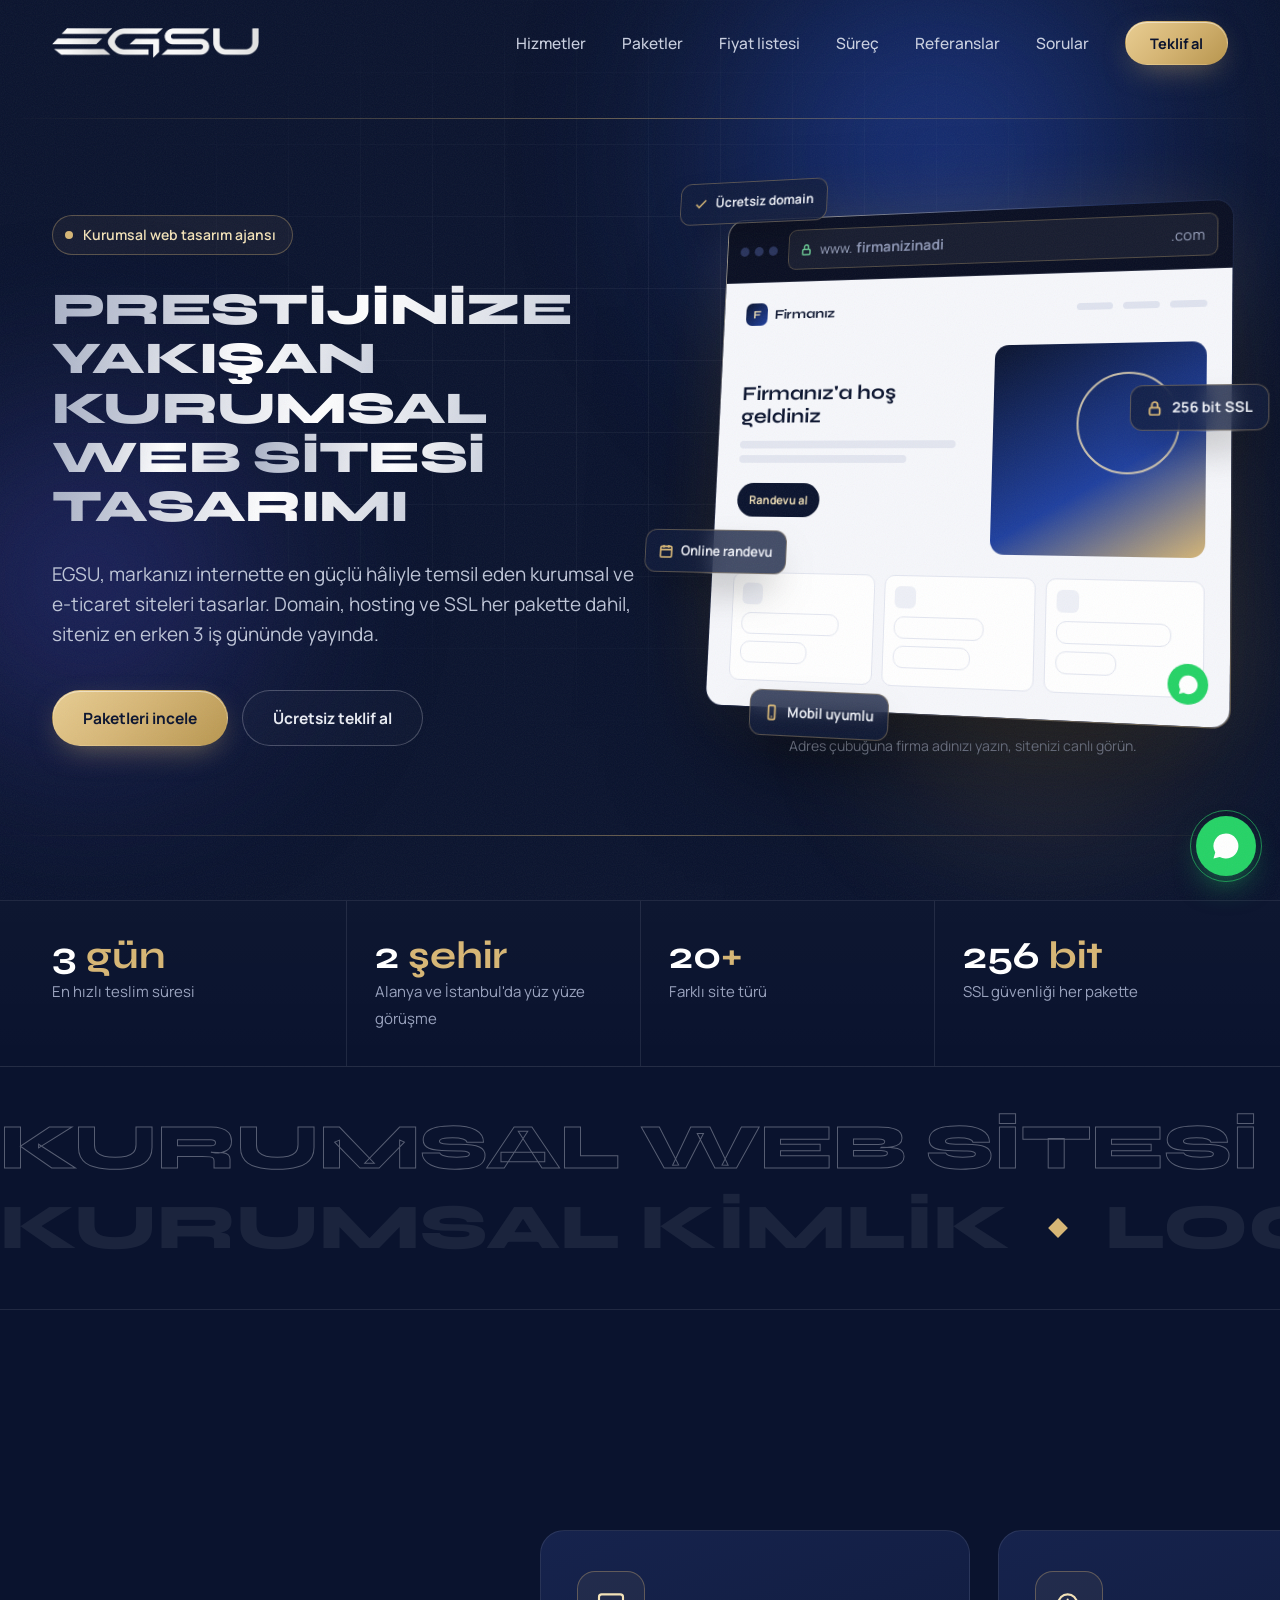
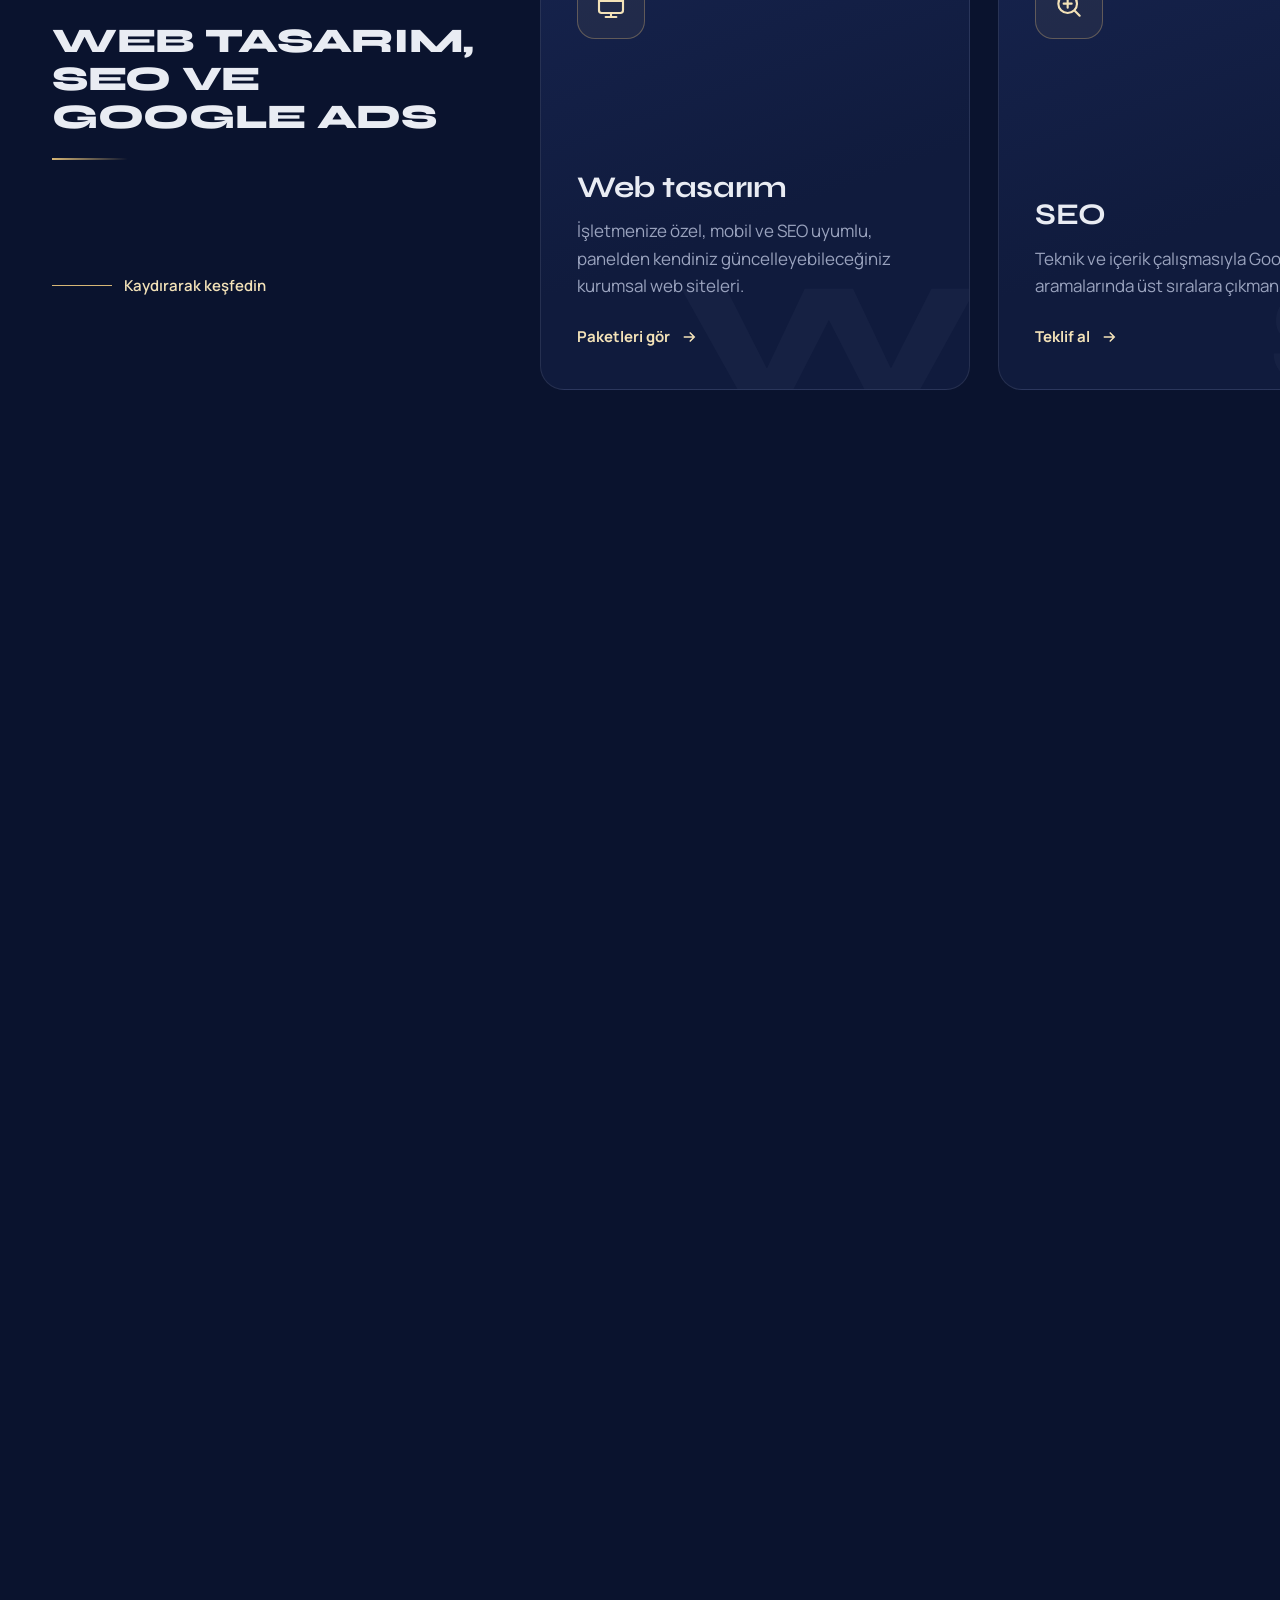
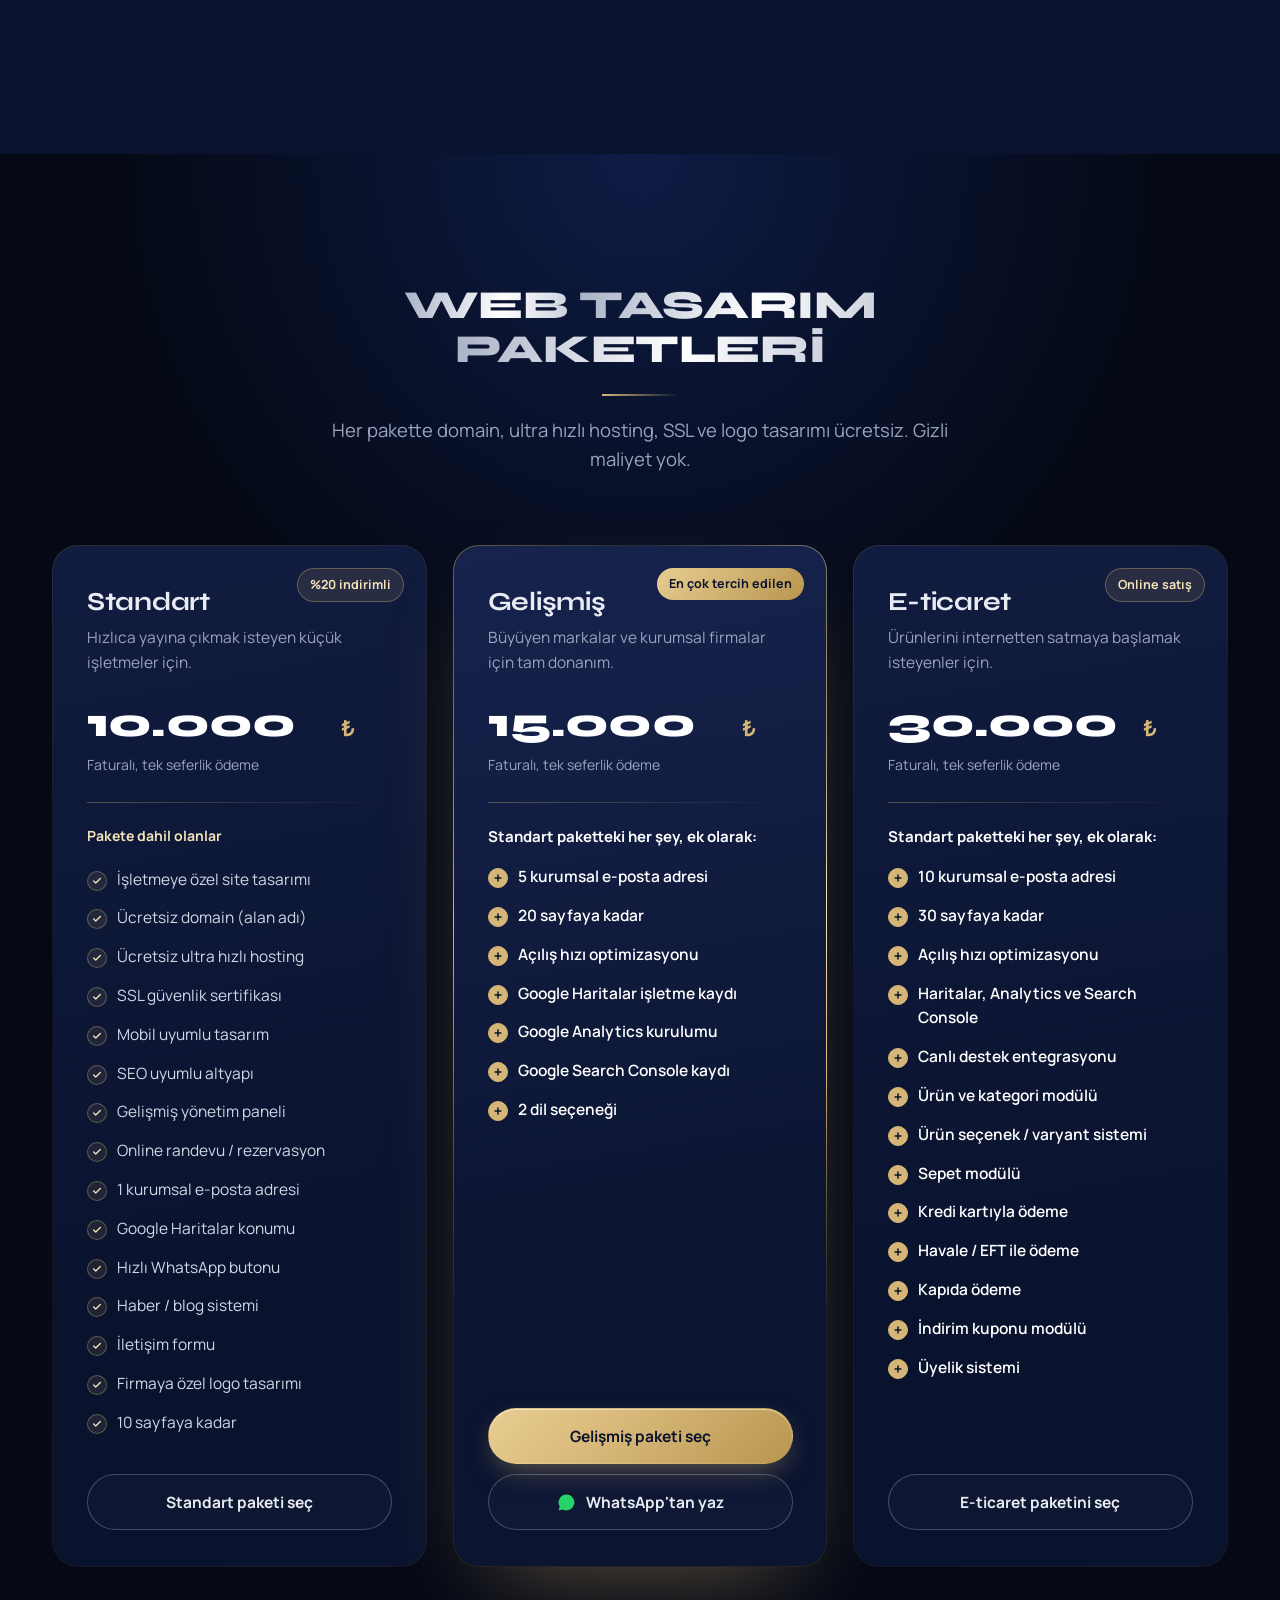
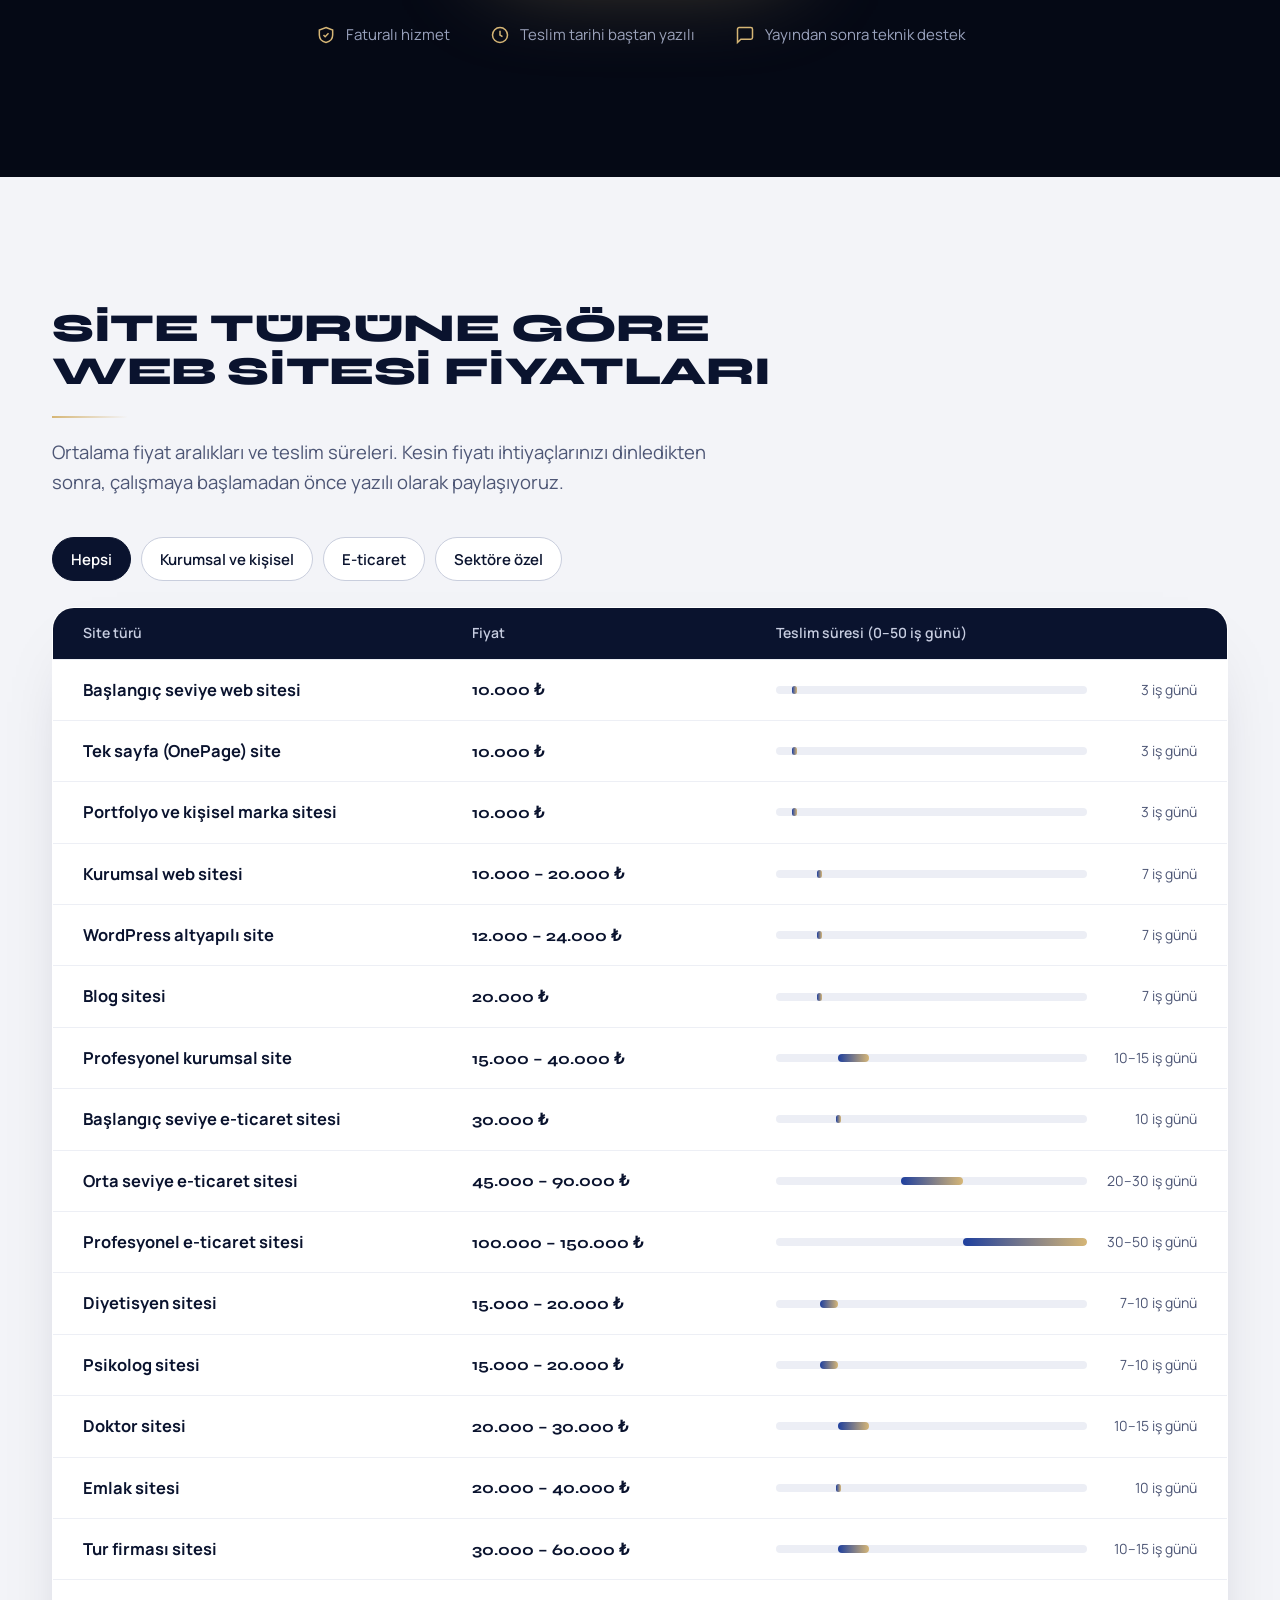
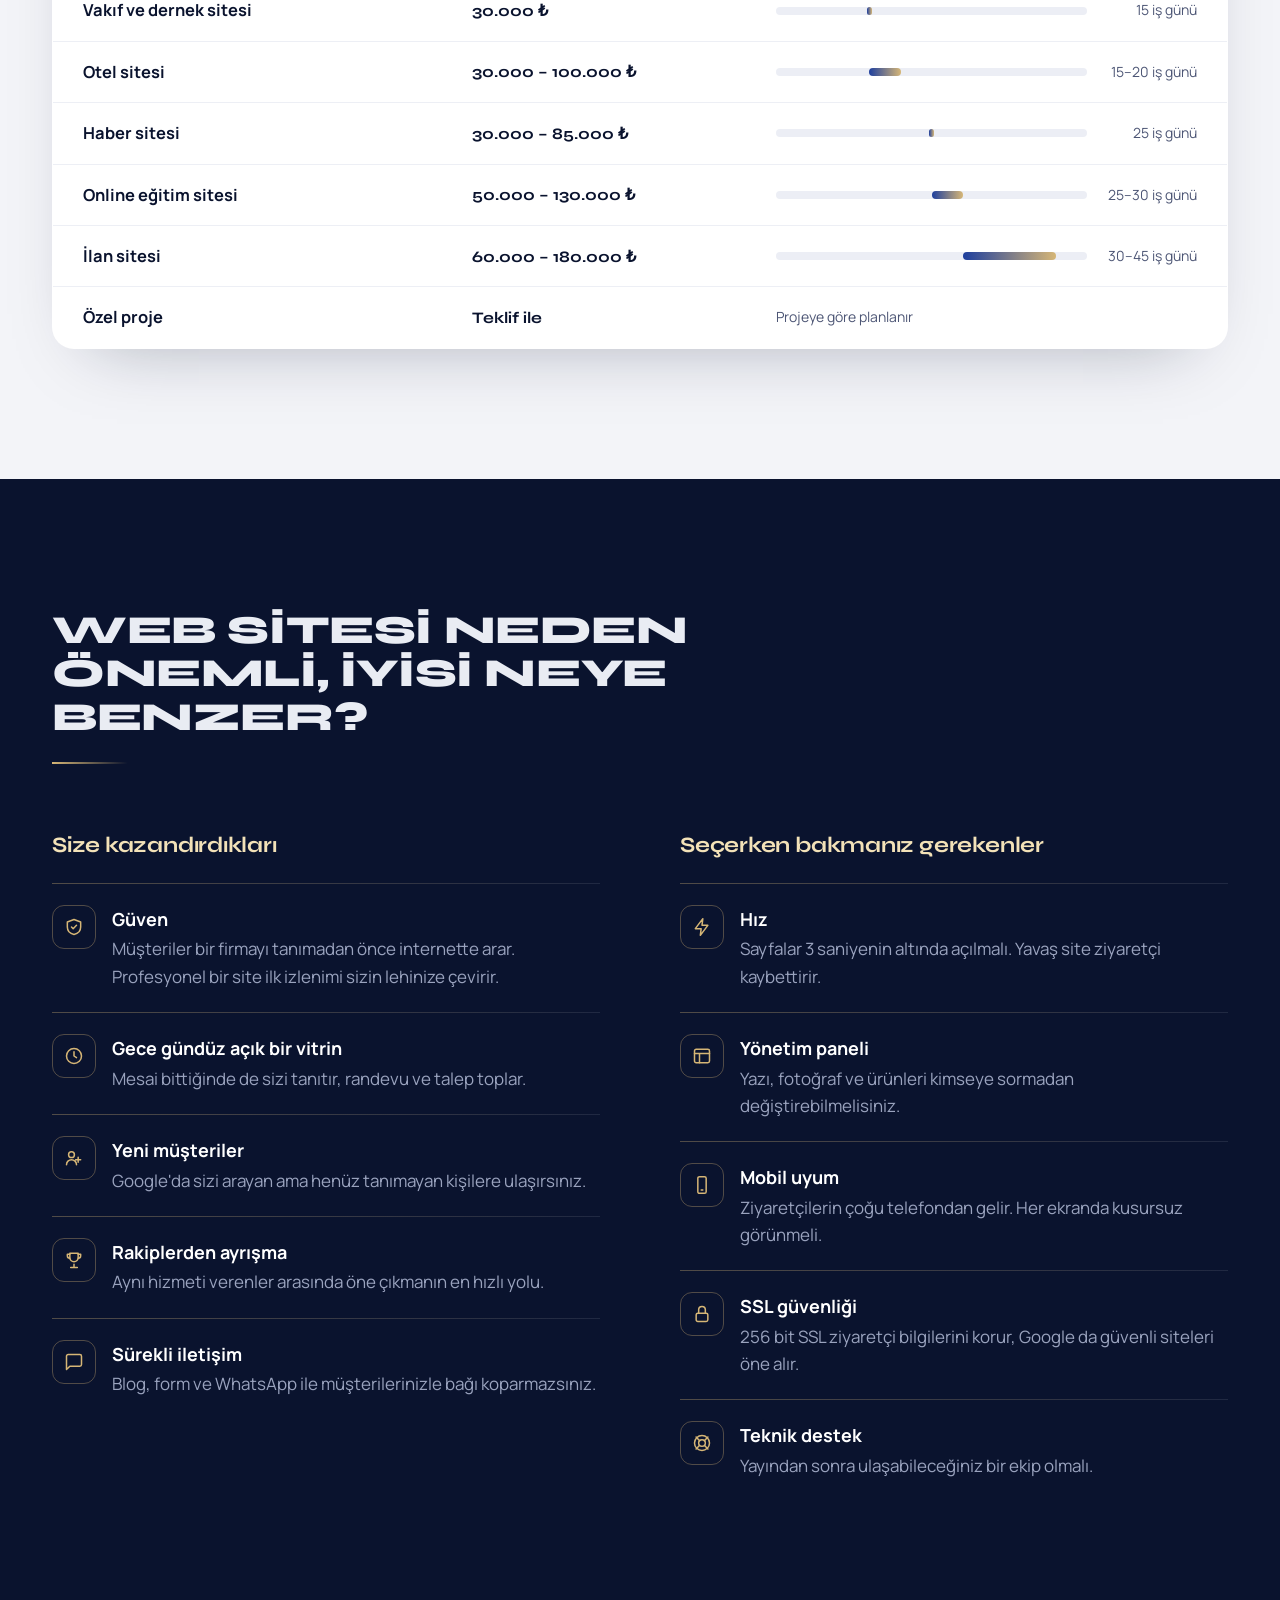
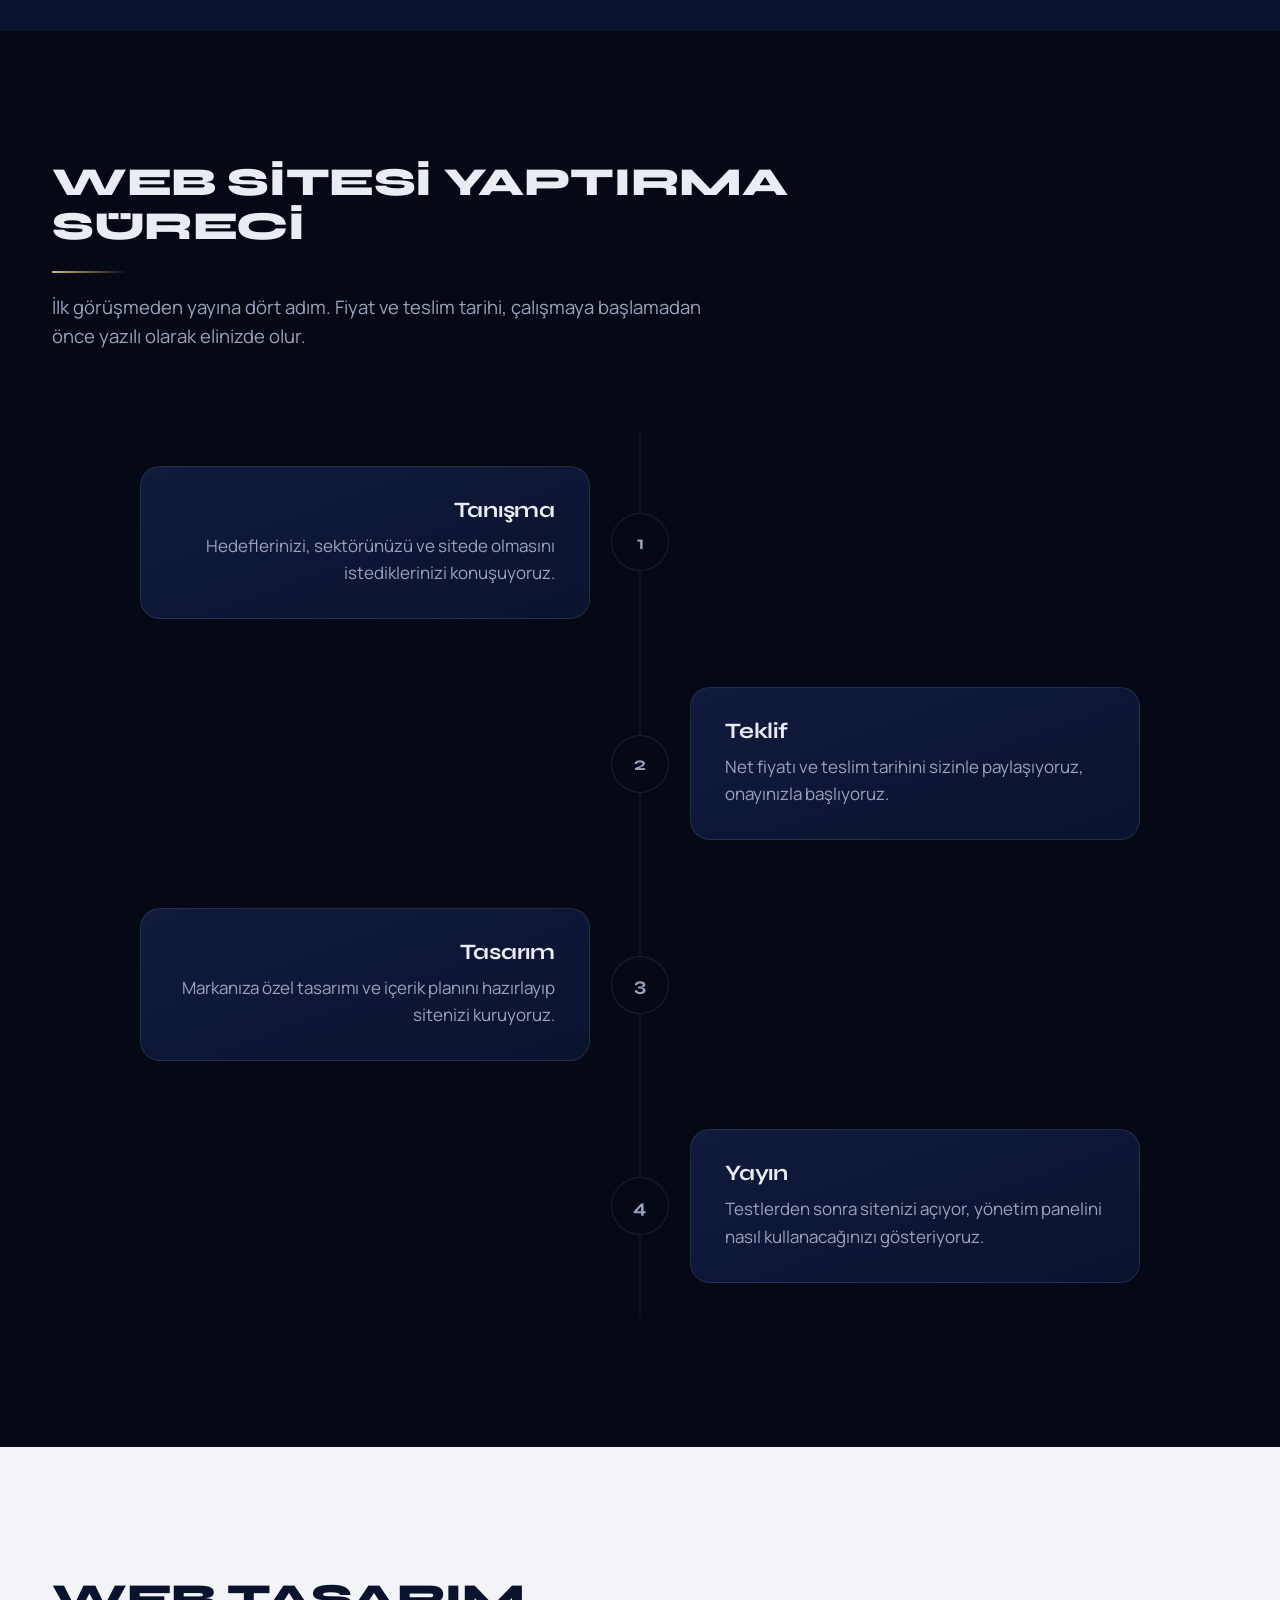
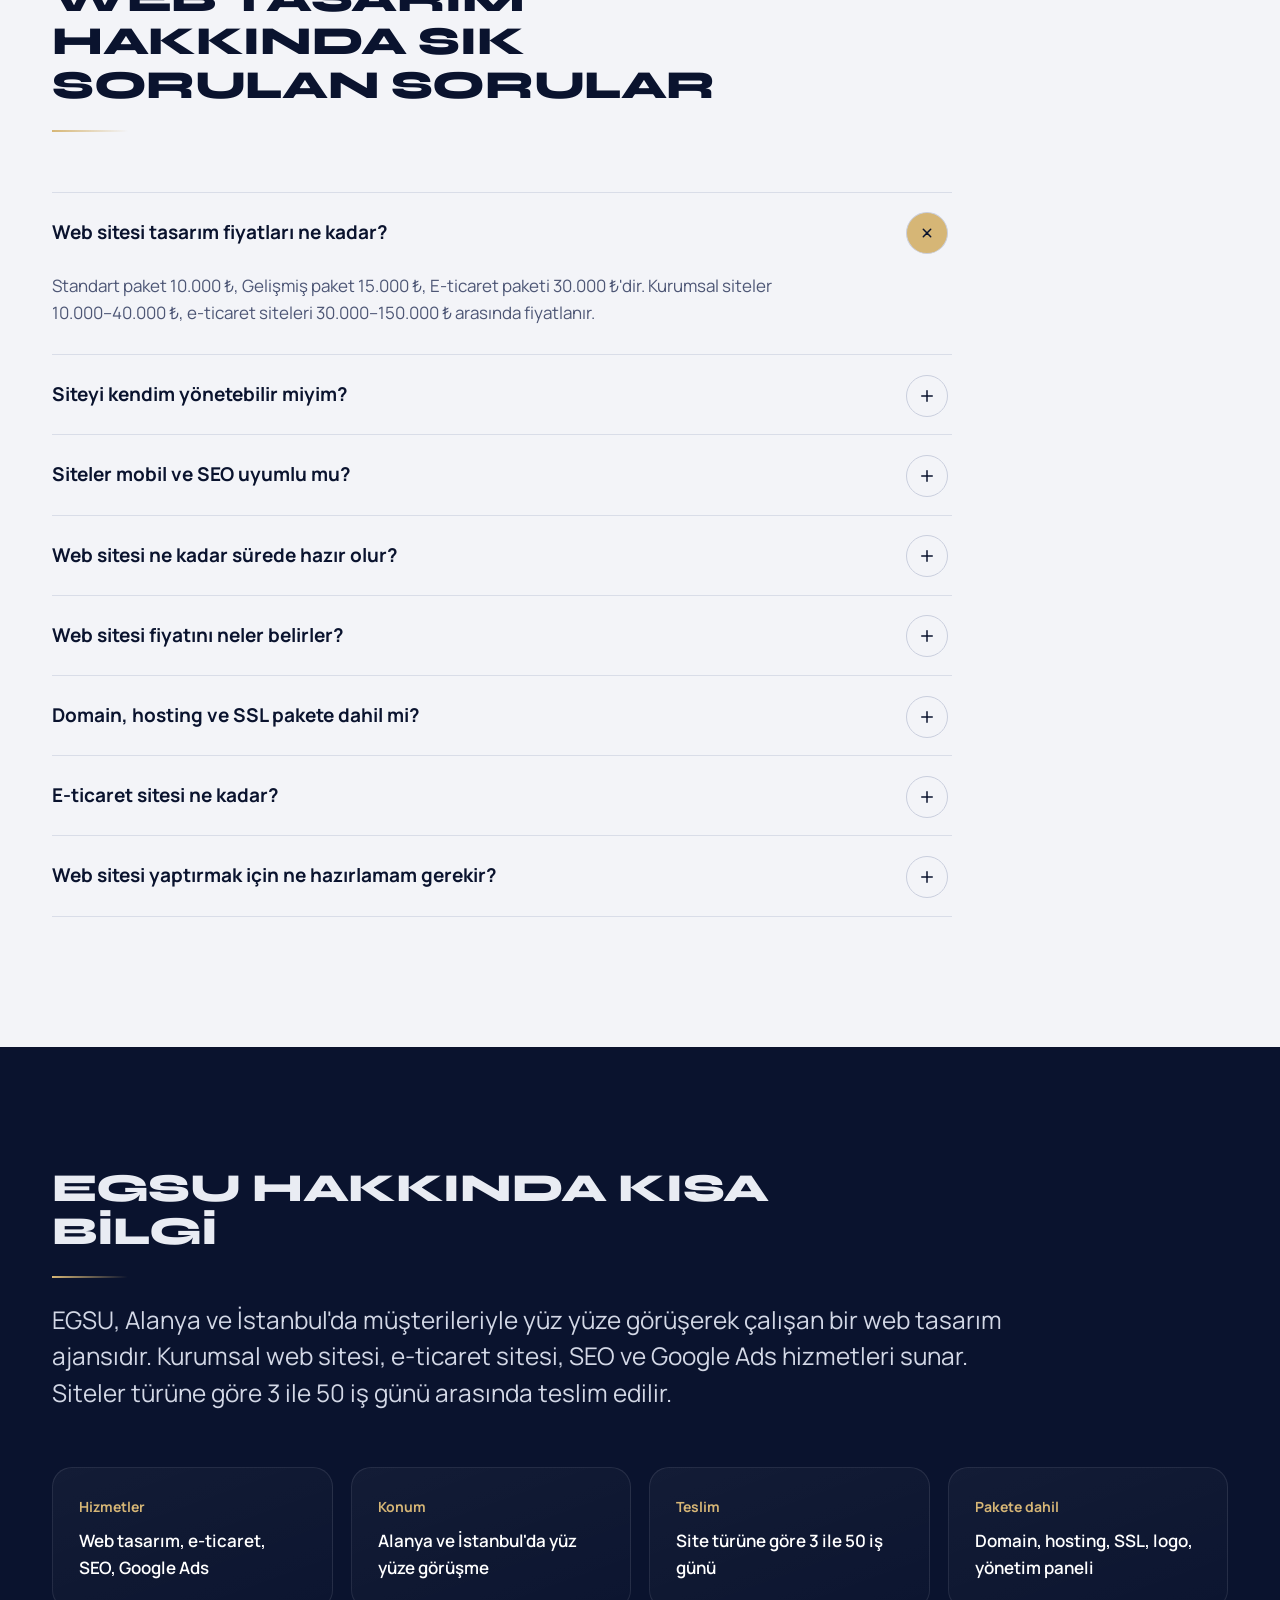
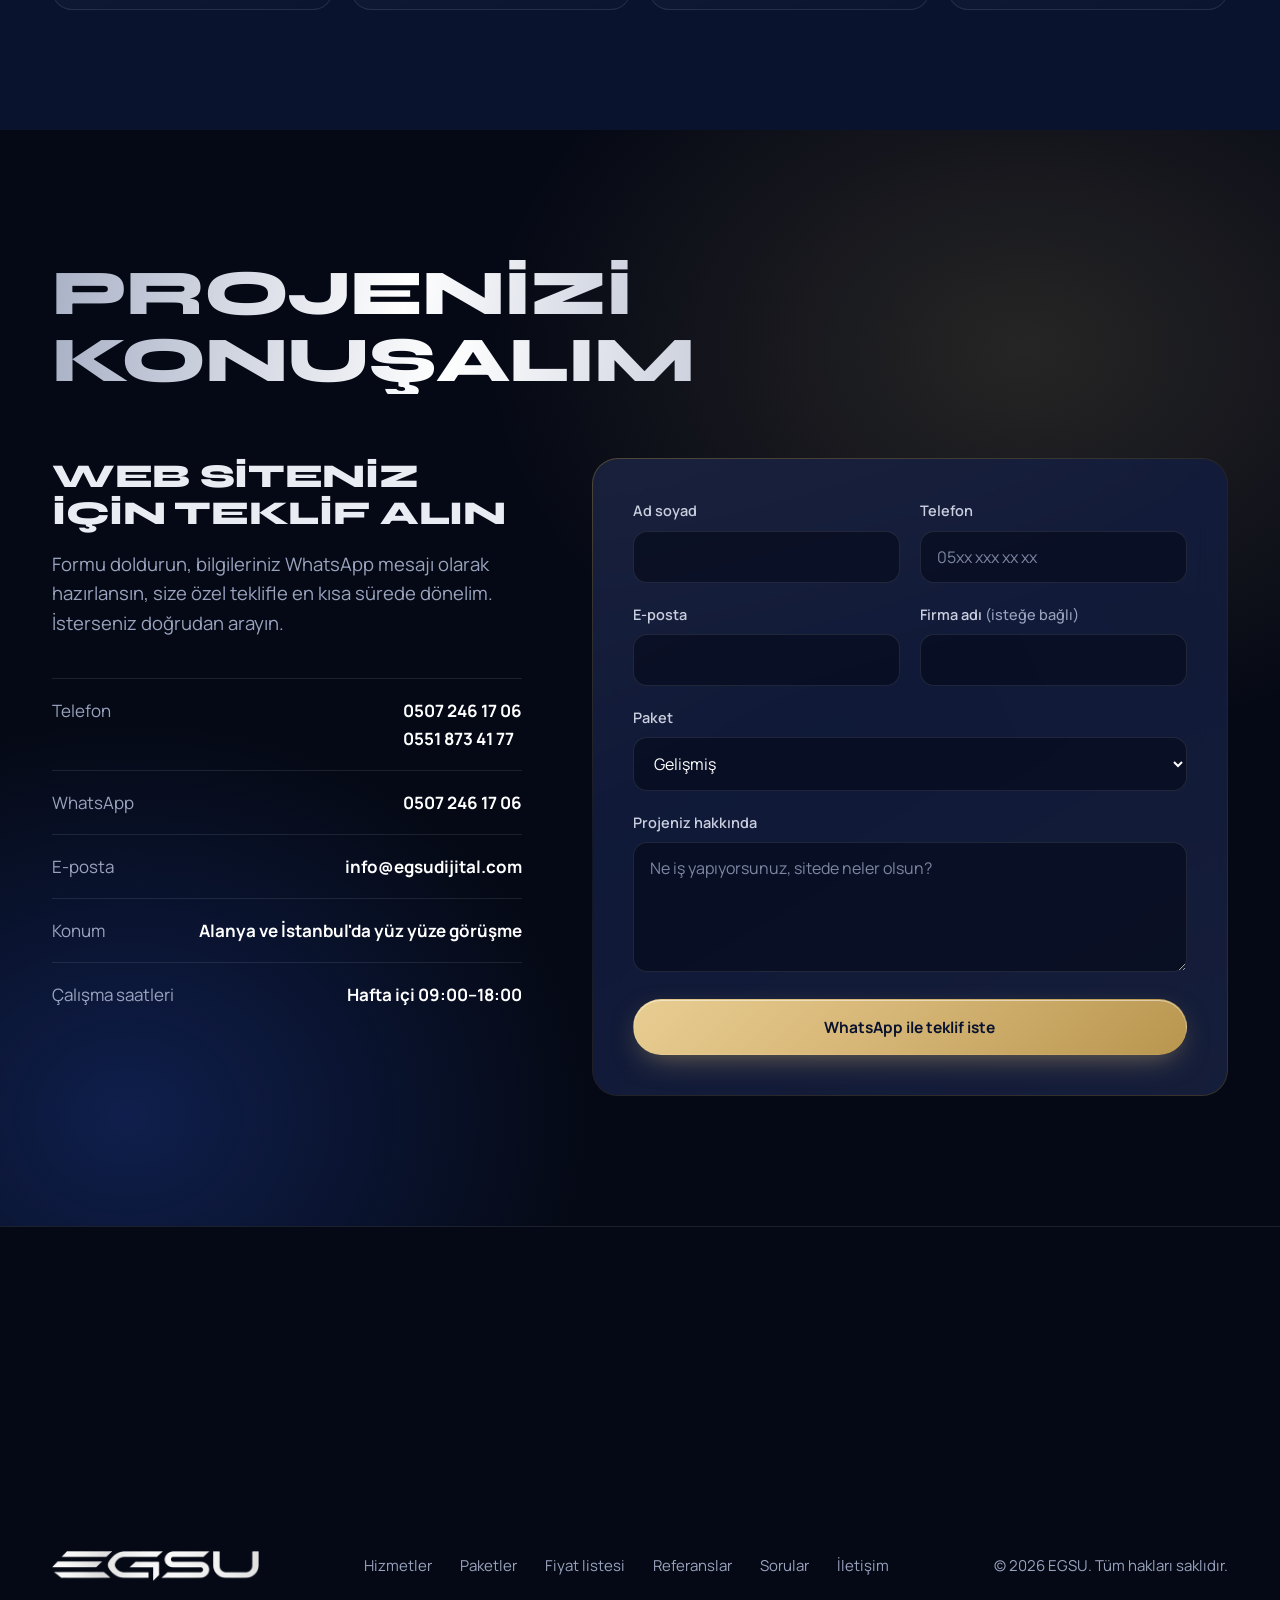
<file: index.html>
<!DOCTYPE html>
<html lang="tr">
<head>
<script>window.dataLayer=window.dataLayer||[];function gtag(){dataLayer.push(arguments)}gtag('js',new Date());(function(){function l(){var s=document.createElement('script');s.async=true;s.src='https://www.googletagmanager.com/gtm.js?id=GTM-5QWC6R9S';document.head.appendChild(s)}if(document.readyState==='complete')setTimeout(l,1);else addEventListener('load',function(){setTimeout(l,1)})})()</script>
<meta charset="UTF-8">
<script>(function(h){h.classList.add('js');if(window.matchMedia&&matchMedia('(prefers-reduced-motion: reduce)').matches)h.classList.add('rm');try{if(innerWidth<=768||sessionStorage.getItem('egsu-pre'))h.classList.add('nopre');sessionStorage.setItem('egsu-pre','1')}catch(e){h.classList.add('nopre')}})(document.documentElement)</script>
<meta name="viewport" content="width=device-width, initial-scale=1">
<title>Web Sitesi Tasarımı ve Fiyatları 2026 | EGSU</title>
<meta name="description" content="EGSU kurumsal web sitesi, e-ticaret, SEO ve Google Ads hizmetleri sunar. Domain, hosting ve SSL her pakette dahil, siteniz en erken 3 iş gününde yayında. Ücretsiz teklif alın.">
<meta name="robots" content="index, follow, max-image-preview:large, max-snippet:-1, max-video-preview:-1">
<link rel="canonical" href="https://egsudijital.com/">
<link rel="alternate" hreflang="tr-TR" href="https://egsudijital.com/">
<link rel="alternate" hreflang="x-default" href="https://egsudijital.com/">
<meta name="author" content="EGSU">
<meta name="theme-color" content="#0A132E">
<meta name="format-detection" content="telephone=no">
<meta property="og:type" content="website">
<meta property="og:locale" content="tr_TR">
<meta property="og:site_name" content="EGSU">
<meta property="og:url" content="https://egsudijital.com/">
<meta property="og:title" content="Web Sitesi Tasarım Fiyatları 2026 | EGSU">
<meta property="og:description" content="Kurumsal web sitesi, e-ticaret, SEO ve Google Ads. Domain, hosting ve SSL her pakette dahil.">
<meta property="og:image" content="https://egsudijital.com/og-image.jpg?v=6">
<meta property="og:image:secure_url" content="https://egsudijital.com/og-image.jpg?v=6">
<meta property="og:image:type" content="image/jpeg">
<meta property="og:image:width" content="1200">
<meta property="og:image:height" content="630">
<meta property="og:image:alt" content="EGSU ana sayfası: kurumsal web sitesi tasarımı">
<meta name="twitter:card" content="summary_large_image">
<meta name="twitter:image" content="https://egsudijital.com/og-image.jpg?v=6">
<meta name="twitter:title" content="Web Sitesi Tasarım Fiyatları 2026 | EGSU">
<meta name="twitter:description" content="Kurumsal web sitesi, e-ticaret, SEO ve Google Ads. Domain, hosting ve SSL her pakette dahil.">
<link rel="icon" href="/favicon.ico" sizes="any">
<link rel="icon" type="image/png" sizes="48x48" href="/favicon-48.png">
<link rel="icon" type="image/png" sizes="512x512" href="/favicon-512.png">
<link rel="apple-touch-icon" href="/apple-touch-icon.png">
<link rel="preload" as="image" href="/logo.webp" type="image/webp" fetchpriority="high">
<link rel="preconnect" href="https://fonts.googleapis.com">
<link rel="preconnect" href="https://fonts.gstatic.com" crossorigin>
<link rel="preload" as="style" href="https://fonts.googleapis.com/css2?family=Syne:wght@600;700;800&family=Manrope:wght@400;500;600;700&display=swap">
<script>(function(){var l=document.createElement('link');l.rel='stylesheet';l.href='https://fonts.googleapis.com/css2?family=Syne:wght@600;700;800&family=Manrope:wght@400;500;600;700&display=swap';document.head.appendChild(l)})();</script>
<noscript><link rel="stylesheet" href="https://fonts.googleapis.com/css2?family=Syne:wght@600;700;800&family=Manrope:wght@400;500;600;700&display=swap"></noscript>
<script type="application/ld+json">
{"@context":"https://schema.org","@graph":[{"@type":["ProfessionalService","LocalBusiness"],"@id":"https://egsudijital.com/#isletme","name":"EGSU","description":"EGSU, Alanya ve İstanbul'da müşterileriyle yüz yüze görüşerek çalışan bir web tasarım ajansıdır. Kurumsal web sitesi, e-ticaret sitesi, SEO ve Google Ads hizmetleri sunar. Domain, hosting ve SSL her pakette dahildir.","url":"https://egsudijital.com/","logo":"https://egsudijital.com/logo.png","image":"https://egsudijital.com/og-image.jpg","telephone":"+90-507-246-17-06","contactPoint":[{"@type":"ContactPoint","telephone":"+90-507-246-17-06","contactType":"customer service","areaServed":"TR","availableLanguage":"Turkish"},{"@type":"ContactPoint","telephone":"+90-551-873-41-77","contactType":"sales","areaServed":"TR","availableLanguage":"Turkish"}],"email":"info@egsudijital.com","priceRange":"10.000 TL - 180.000 TL","currenciesAccepted":"TRY","address":{"@type":"PostalAddress","addressCountry":"TR"},"areaServed":[{"@type":"City","name":"Alanya"},{"@type":"City","name":"İstanbul"},{"@type":"Country","name":"Türkiye"}],"openingHoursSpecification":[{"@type":"OpeningHoursSpecification","dayOfWeek":["Monday","Tuesday","Wednesday","Thursday","Friday"],"opens":"09:00","closes":"18:00"}],"knowsAbout":["Web tasarım","Kurumsal web sitesi","E-ticaret sitesi","SEO","Google Ads","WordPress","Mobil uyumlu tasarım"],"hasOfferCatalog":{"@type":"OfferCatalog","name":"Web sitesi tasarım paketleri","itemListElement":[{"@type":"Offer","name":"Standart web sitesi paketi","description":"İşletmeye özel site tasarımı, Ücretsiz domain (alan adı), Ücretsiz ultra hızlı hosting, SSL güvenlik sertifikası, Mobil uyumlu tasarım, SEO uyumlu altyapı, Gelişmiş yönetim paneli, Online randevu / rezervasyon, 1 kurumsal e-posta adresi, Google Haritalar konumu, Hızlı WhatsApp butonu, Haber / blog sistemi, İletişim formu, Firmaya özel logo tasarımı, 10 sayfaya kadar.","price":"10000","priceCurrency":"TRY","priceSpecification":{"@type":"PriceSpecification","price":"10000","priceCurrency":"TRY"},"itemOffered":{"@type":"Service","name":"Standart web sitesi tasarımı","serviceType":"Web tasarım"}},{"@type":"Offer","name":"Gelişmiş web sitesi paketi","description":"Standart paketteki her şey, ek olarak: 5 kurumsal e-posta adresi, 20 sayfaya kadar, Açılış hızı optimizasyonu, Google Haritalar işletme kaydı, Google Analytics kurulumu, Google Search Console kaydı, 2 dil seçeneği.","price":"15000","priceCurrency":"TRY","priceSpecification":{"@type":"PriceSpecification","price":"15000","priceCurrency":"TRY"},"itemOffered":{"@type":"Service","name":"Gelişmiş web sitesi tasarımı","serviceType":"Web tasarım"}},{"@type":"Offer","name":"E-ticaret web sitesi paketi","description":"Standart paketteki her şey, ek olarak: 10 kurumsal e-posta adresi, 30 sayfaya kadar, Açılış hızı optimizasyonu, Haritalar, Analytics ve Search Console, Canlı destek entegrasyonu, Ürün ve kategori modülü, Ürün seçenek / varyant sistemi, Sepet modülü, Kredi kartıyla ödeme, Havale / EFT ile ödeme, Kapıda ödeme, İndirim kuponu modülü, Üyelik sistemi.","price":"30000","priceCurrency":"TRY","priceSpecification":{"@type":"PriceSpecification","price":"30000","priceCurrency":"TRY"},"itemOffered":{"@type":"Service","name":"E-ticaret web sitesi tasarımı","serviceType":"Web tasarım"}}]}},{"@type":"WebSite","@id":"https://egsudijital.com/#site","url":"https://egsudijital.com/","name":"EGSU","inLanguage":"tr-TR","publisher":{"@id":"https://egsudijital.com/#isletme"}},{"@type":"WebPage","@id":"https://egsudijital.com/#sayfa","url":"https://egsudijital.com/","name":"Web Sitesi Tasarımı ve Fiyatları 2026 | EGSU","description":"EGSU kurumsal web sitesi, e-ticaret, SEO ve Google Ads hizmetleri sunar. Domain, hosting ve SSL her pakette dahil, siteniz en erken 3 iş gününde yayında. Ücretsiz teklif alın.","inLanguage":"tr-TR","isPartOf":{"@id":"https://egsudijital.com/#site"},"about":{"@id":"https://egsudijital.com/#isletme"},"dateModified":"2026-11-28","speakable":{"@type":"SpeakableSpecification","cssSelector":[".lead","#kisaca .intro"]}},{"@type":"FAQPage","@id":"https://egsudijital.com/#sss","mainEntity":[{"@type":"Question","name":"Web sitesi tasarım fiyatları ne kadar?","acceptedAnswer":{"@type":"Answer","text":"Standart paket 10.000 ₺, Gelişmiş paket 15.000 ₺, E-ticaret paketi 30.000 ₺'dir. Kurumsal siteler 10.000–40.000 ₺, e-ticaret siteleri 30.000–150.000 ₺ arasında fiyatlanır."}},{"@type":"Question","name":"Siteyi kendim yönetebilir miyim?","acceptedAnswer":{"@type":"Answer","text":"Evet. Her pakette gelen yönetim paneliyle yazı, fotoğraf, blog ve ürünleri teknik bilgi gerekmeden güncelleyebilirsiniz. Teslimde kısa bir kullanım eğitimi de veriyoruz."}},{"@type":"Question","name":"Siteler mobil ve SEO uyumlu mu?","acceptedAnswer":{"@type":"Answer","text":"Tüm sitelerimiz telefon, tablet ve bilgisayarda düzgün görünecek şekilde tasarlanır ve arama motorlarına uygun altyapıyla kodlanır."}},{"@type":"Question","name":"Web sitesi ne kadar sürede hazır olur?","acceptedAnswer":{"@type":"Answer","text":"Basit bir kurumsal site 3–7 iş gününde teslim edilir. E-ticaret ve kapsamlı projelerde süre 10–50 iş günü arasında değişir."}},{"@type":"Question","name":"Web sitesi fiyatını neler belirler?","acceptedAnswer":{"@type":"Answer","text":"Sayfa sayısı, dil seçeneği, e-ticaret modülleri, hız optimizasyonu ve özel yazılım ihtiyaçları fiyatı belirleyen başlıca kalemlerdir."}},{"@type":"Question","name":"Domain, hosting ve SSL pakete dahil mi?","acceptedAnswer":{"@type":"Answer","text":"Evet. Tüm paketlerde domain (alan adı), ultra hızlı hosting ve 256 bit SSL sertifikası ücretsiz olarak sunulur."}},{"@type":"Question","name":"E-ticaret sitesi ne kadar?","acceptedAnswer":{"@type":"Answer","text":"Başlangıç seviyesi e-ticaret paketimiz 30.000 ₺'dir. Daha kapsamlı mağazalar ihtiyaca göre 45.000 ₺ ile 150.000 ₺ arasında fiyatlanır."}},{"@type":"Question","name":"Web sitesi yaptırmak için ne hazırlamam gerekir?","acceptedAnswer":{"@type":"Answer","text":"Logonuz varsa logonuzu, işletmenizi anlatan kısa bir metni, hizmet veya ürün fotoğraflarınızı ve iletişim bilgilerinizi hazırlamanız yeterli. Logonuz yoksa tasarımını biz yapıyoruz."}}]}]}
</script>
<style>
@property --a{syntax:'<angle>';inherits:false;initial-value:0deg}
:root{--abyss:#050915;--navy:#0A132E;--navy2:#101B3D;--navy3:#16234D;--plat:#E9ECF3;--mute:#9AA3BE;--gold:#D6B676;--gold2:#F3E2B8;--goldD:#7E5F25;--light:#F3F4F8;--ltext:#0A132E;--lmute:#4D5675;--line:rgba(233,236,243,.1);--line2:rgba(214,182,118,.35)}
*{box-sizing:border-box;margin:0;padding:0}
html{-webkit-text-size-adjust:100%;scroll-behavior:smooth}
html.rm{scroll-behavior:auto}
body{font-family:Manrope,system-ui,-apple-system,"Segoe UI",Roboto,Arial,sans-serif;font-size:17px;line-height:1.6;color:var(--plat);background:var(--navy);overflow-x:hidden}
h1,h2,h3{font-family:Syne,"Arial Black",Arial,sans-serif;font-weight:700;line-height:1.04;letter-spacing:-.01em}
h1,h2{text-transform:uppercase;overflow-wrap:break-word;hyphens:manual}
a{color:inherit}
img{max-width:100%}
:focus-visible{outline:2px solid var(--gold);outline-offset:4px;border-radius:6px}
.sr-only{position:absolute;width:1px;height:1px;padding:0;margin:-1px;overflow:hidden;clip:rect(0,0,0,0);white-space:nowrap;border:0}
.skip{position:absolute;left:12px;top:-60px;background:var(--gold);color:var(--navy);padding:10px 16px;border-radius:10px;font-weight:700;z-index:200}
.skip:focus{top:12px}
.wrap{max-width:1240px;margin:0 auto;padding:0 32px}

#pre{position:fixed;inset:0;z-index:300;display:none;place-items:center;pointer-events:none}
.js:not(.rm) #pre{display:grid}
#pre .cols{position:absolute;inset:0;display:grid;grid-template-columns:repeat(6,1fr)}
#pre .cols i{display:block;background:var(--abyss);transform-origin:top;transition:transform .9s cubic-bezier(.77,0,.18,1)}
#pre .cols i:nth-child(1){transition-delay:.05s}#pre .cols i:nth-child(2){transition-delay:.11s}#pre .cols i:nth-child(3){transition-delay:.16s}#pre .cols i:nth-child(4){transition-delay:.2s}#pre .cols i:nth-child(5){transition-delay:.23s}#pre .cols i:nth-child(6){transition-delay:.25s}
#pre.done .cols i{transform:translateY(-101%)}
#pre .pl-in{position:relative;display:grid;justify-items:center;gap:22px;transition:opacity .35s ease,transform .5s cubic-bezier(.77,0,.18,1)}
#pre.done .pl-in{opacity:0;transform:translateY(-40px) scale(.96)}
#pre .lg{position:relative;width:min(320px,64vw);clip-path:inset(0 100% 0 0);animation:lgIn .75s .05s cubic-bezier(.77,0,.18,1) forwards}
#pre .lg img{display:block;width:100%;height:auto}
#pre .lg:after{content:"";position:absolute;inset:-10% 0;background:linear-gradient(100deg,transparent 35%,rgba(255,255,255,.85) 50%,transparent 65%);transform:translateX(-130%);animation:sweep .9s .6s ease-in-out forwards;mix-blend-mode:overlay}
#pre .meta{display:flex;align-items:center;gap:14px;font:600 12px/1 Manrope,system-ui,sans-serif;color:var(--mute);letter-spacing:.08em;font-variant-numeric:tabular-nums}
#pre .bar{display:block;width:160px;height:1px;background:var(--line);overflow:hidden}
#pre .bar i{display:block;height:100%;background:linear-gradient(90deg,var(--gold),var(--gold2));transform:scaleX(0);transform-origin:left;animation:fill 1.15s .05s cubic-bezier(.6,0,.2,1) forwards}
@keyframes lgIn{to{clip-path:inset(0 0 0 0)}}
@keyframes sweep{to{transform:translateX(130%)}}
@keyframes fill{to{transform:scaleX(1)}}
.hline{position:absolute;left:0;right:0;height:1px;background:linear-gradient(90deg,transparent,rgba(214,182,118,.45),transparent);transform:scaleX(0);transition:transform 1.6s cubic-bezier(.16,1,.3,1);z-index:-1;pointer-events:none}
.hline.t{top:118px;transition-delay:.35s}.hline.b{bottom:64px;transition-delay:.5s}
.ready .hline,.rm .hline,html:not(.js) .hline{transform:scaleX(1)}
.js:not(.rm) .aurora{opacity:0;transform:scale(.85);transition:opacity 2s ease .2s,transform 2.4s cubic-bezier(.16,1,.3,1) .2s}
.js.ready:not(.rm) .aurora{opacity:.9;transform:none}
.aurora-p{position:absolute;inset:0;z-index:-2;transition:transform 1.2s cubic-bezier(.16,1,.3,1)}
.hero:after{content:"";position:absolute;inset:0;z-index:-1;pointer-events:none;background:radial-gradient(520px circle at var(--gx,70%) var(--gy,30%),rgba(214,182,118,.13),transparent 60%);opacity:0;transition:opacity .6s}
.hero.lit:after{opacity:1}
.js:not(.rm) .stage{opacity:0;transform:translateY(80px) rotateX(22deg) scale(.88);transform-origin:50% 100%;transition:transform 1.6s cubic-bezier(.16,1,.3,1) .55s,opacity .9s ease .55s}
.js.ready:not(.rm) .stage{opacity:1;transform:none}
.js:not(.rm) .chip3d{opacity:0;scale:.6;transition:opacity .5s ease,scale .7s cubic-bezier(.34,1.56,.64,1)}
.js.ready:not(.rm) .chip3d{opacity:1;scale:1}
.js.ready .c1{transition-delay:1.25s}.js.ready .c2{transition-delay:1.4s}.js.ready .c3{transition-delay:1.55s}.js.ready .c4{transition-delay:1.7s}
.hero-x{will-change:transform,opacity}
.sec-h[data-split]:after{content:"";display:block;width:76px;height:2px;margin-top:22px;background:linear-gradient(90deg,var(--gold),rgba(214,182,118,0));transform:scaleX(0);transform-origin:left;transition:transform 1s cubic-bezier(.16,1,.3,1) .45s}
.pk-head .sec-h[data-split]:after{margin-left:auto;margin-right:auto;transform-origin:center}
.js.ready [data-split].in:after,.rm .sec-h:after,html:not(.js) .sec-h:after{transform:scaleX(1)}
.mq span{transform:skewX(var(--sk,0deg));transition:transform .35s cubic-bezier(.16,1,.3,1)}
.btn .rip{position:absolute;border-radius:50%;background:rgba(255,255,255,.45);transform:scale(0);animation:rip .65s cubic-bezier(.16,1,.3,1) forwards;pointer-events:none}
.btn-ghost .rip{background:rgba(214,182,118,.35)}
@keyframes rip{to{transform:scale(1);opacity:0}}
.js:not(.rm) .plist tbody tr{opacity:0;transform:translateY(14px)}
.js.ready:not(.rm) .plist.in tbody tr{opacity:1;transform:none;transition:opacity .6s ease var(--rd,0s),transform .7s cubic-bezier(.16,1,.3,1) var(--rd,0s)}
.js:not(.rm) .card[data-r=right]{transform:translateX(60px)}
.js:not(.rm) .card[data-r=left]{transform:translateX(-60px)}
@media(max-width:640px){.js:not(.rm) .card[data-r=right],.js:not(.rm) .card[data-r=left]{transform:translateY(40px)}}
.js:not(.rm) .f-mark{clip-path:inset(0 100% 0 0);transition:clip-path 1.8s cubic-bezier(.77,0,.18,1)}
.js:not(.rm) .f-mark.in{clip-path:inset(0 0 0 0)}

#prog{position:fixed;top:0;left:0;right:0;height:2px;background:linear-gradient(90deg,var(--goldD),var(--gold),var(--gold2));transform:scaleX(0);transform-origin:left;z-index:120}
header.hdr{position:fixed;top:0;left:0;right:0;z-index:100;transition:background .4s,border-color .4s,backdrop-filter .4s;border-bottom:1px solid transparent}
header.hdr.scrolled{background:rgba(5,9,21,.86);backdrop-filter:blur(16px) saturate(140%);-webkit-backdrop-filter:blur(16px) saturate(140%);border-bottom-color:var(--line)}
nav.bar{display:flex;align-items:center;justify-content:space-between;height:86px}
.logo{display:flex;align-items:center;text-decoration:none}
.logo img{display:block;height:30px;width:auto}
.links{display:flex;gap:36px;align-items:center;font-weight:500;font-size:15.5px}
.links a{text-decoration:none;color:#C9CFDF;position:relative;padding:6px 0}
.links a:not(.btn):after{content:"";position:absolute;left:0;right:0;bottom:0;height:1px;background:var(--gold);transform:scaleX(0);transform-origin:right;transition:transform .4s cubic-bezier(.2,.8,.2,1)}
.links a:not(.btn):hover{color:#fff}
.links a.btn-gold{color:#0A132E}
.links a:not(.btn):hover:after{transform:scaleX(1);transform-origin:left}
.burger{display:none;background:none;border:1px solid var(--line2);color:var(--plat);border-radius:999px;padding:9px 18px;font:600 14px Manrope,system-ui,sans-serif;cursor:pointer;min-height:44px}

.btn{position:relative;display:inline-flex;align-items:center;justify-content:center;gap:10px;font:700 15.5px Manrope,system-ui,sans-serif;border-radius:999px;padding:16px 30px;text-decoration:none;cursor:pointer;min-height:50px;border:1px solid transparent;overflow:hidden;transition:transform .3s cubic-bezier(.2,.8,.2,1),box-shadow .3s,background .3s,color .3s;will-change:transform}
.btn-gold{background:linear-gradient(135deg,#E8CD92 0%,#D6B676 45%,#B8964F 100%);color:#0A132E;box-shadow:0 10px 30px -10px rgba(214,182,118,.55),inset 0 1px 0 rgba(255,255,255,.5)}
.btn-gold:before{content:"";position:absolute;top:0;bottom:0;width:60%;left:-80%;background:linear-gradient(100deg,transparent,rgba(255,255,255,.65),transparent);transform:skewX(-20deg);transition:left .7s cubic-bezier(.2,.8,.2,1)}
.btn-gold:hover:before{left:130%}
.btn-gold:hover{box-shadow:0 18px 40px -12px rgba(214,182,118,.7),inset 0 1px 0 rgba(255,255,255,.5)}
.btn-ghost{border-color:rgba(233,236,243,.25);color:var(--plat);background:rgba(255,255,255,.02)}
.btn-ghost:hover{border-color:var(--gold);color:var(--gold2);background:rgba(214,182,118,.06)}
.btn-sm,.links a.btn-sm{padding:11px 24px;min-height:44px;font-size:14.5px}
.btn-wa svg{width:19px;height:19px;fill:#25D366}

.hero{position:relative;min-height:100vh;min-height:100svh;display:flex;align-items:center;padding:150px 0 90px;overflow:hidden;isolation:isolate}
.aurora{position:absolute;inset:-20%;z-index:-2;filter:blur(90px);opacity:.9}
.aurora i{position:absolute;border-radius:50%;will-change:transform}
.aurora i:nth-child(1){width:52vw;height:52vw;left:48%;top:0;background:radial-gradient(circle,#1E3F9E 0%,transparent 65%);animation:drift1 22s ease-in-out infinite alternate}
.aurora i:nth-child(2){width:40vw;height:40vw;left:5%;top:40%;background:radial-gradient(circle,#2A2F7E 0%,transparent 65%);animation:drift2 26s ease-in-out infinite alternate}
.aurora i:nth-child(3){width:30vw;height:30vw;left:62%;top:52%;background:radial-gradient(circle,rgba(214,182,118,.55) 0%,transparent 65%);animation:drift3 18s ease-in-out infinite alternate}
@keyframes drift1{to{transform:translate(-14vw,10vh) scale(1.15)}}
@keyframes drift2{to{transform:translate(16vw,-12vh) scale(.9)}}
@keyframes drift3{to{transform:translate(-20vw,-16vh) scale(1.2)}}
.gridbg{position:absolute;inset:0;z-index:-1;background-image:linear-gradient(rgba(233,236,243,.05) 1px,transparent 1px),linear-gradient(90deg,rgba(233,236,243,.05) 1px,transparent 1px);background-size:72px 72px;-webkit-mask-image:radial-gradient(ellipse 70% 60% at 50% 40%,#000 20%,transparent 75%);mask-image:radial-gradient(ellipse 70% 60% at 50% 40%,#000 20%,transparent 75%)}
.grain{position:fixed;inset:0;z-index:90;pointer-events:none;opacity:.06;background-image:url("data:image/svg+xml,%3Csvg xmlns='http://www.w3.org/2000/svg' width='160' height='160'%3E%3Cfilter id='n'%3E%3CfeTurbulence type='fractalNoise' baseFrequency='.9' numOctaves='3' stitchTiles='stitch'/%3E%3C/filter%3E%3Crect width='100%25' height='100%25' filter='url(%23n)'/%3E%3C/svg%3E")}
.hero .wrap{display:grid;grid-template-columns:1.05fr .95fr;gap:60px;align-items:center;width:100%}
.hero .wrap>*{min-width:0}
.pill{display:inline-flex;align-items:center;gap:10px;padding:8px 16px 8px 12px;border:1px solid var(--line2);border-radius:999px;background:rgba(214,182,118,.06);color:var(--gold2);font-size:14px;font-weight:600;margin-bottom:30px}
.pill b{width:8px;height:8px;border-radius:50%;background:var(--gold);box-shadow:0 0 0 0 rgba(214,182,118,.6);animation:pulse 2.2s infinite}
@keyframes pulse{70%{box-shadow:0 0 0 10px rgba(214,182,118,0)}100%{box-shadow:0 0 0 0 rgba(214,182,118,0)}}
.hero h1{font-size:clamp(26px,3.55vw,54px);font-weight:800;line-height:1.08;letter-spacing:-.015em}
.metal,.metal .w>span{background:linear-gradient(100deg,#A9B1C6 0%,#FFFFFF 28%,#C6CCDA 48%,#FFFFFF 66%,#98A1B8 100%);background-size:220% 100%;-webkit-background-clip:text;background-clip:text;color:transparent;animation:sheen 7s linear infinite}
.metal.split-done{background:none;animation:none;color:inherit}
@keyframes sheen{to{background-position:-220% 0}}
.hero .lead{margin:28px 0 40px;font-size:19px;color:#BFC6D8;max-width:31em}
.hero .cta{display:flex;gap:14px;flex-wrap:wrap}

.stage{perspective:1400px;position:relative}
.tilt{transform:rotateY(-14deg) rotateX(7deg);transform-style:preserve-3d;transition:transform .6s cubic-bezier(.2,.8,.2,1);will-change:transform}
.browser{border-radius:18px;padding:1px;background:linear-gradient(140deg,rgba(243,226,184,.7),rgba(233,236,243,.08) 35%,rgba(233,236,243,.05) 65%,rgba(214,182,118,.5));box-shadow:0 60px 120px -30px rgba(0,0,0,.7),0 0 80px -20px rgba(214,182,118,.25)}
.browser-in{border-radius:17px;overflow:hidden;background:#0E1736}
.chrome{display:flex;align-items:center;gap:12px;padding:12px 14px;background:rgba(5,9,21,.6);border-bottom:1px solid var(--line)}
.chrome .d{display:flex;gap:6px}.chrome .d b{width:10px;height:10px;border-radius:50%;background:#2A3560}
.addr{flex:1;display:flex;align-items:center;gap:4px;background:rgba(255,255,255,.06);border:1px solid rgba(214,182,118,.3);border-radius:9px;padding:0 12px;min-height:40px;transition:border-color .3s,box-shadow .3s}
.addr:focus-within{border-color:var(--gold);box-shadow:0 0 0 4px rgba(214,182,118,.15)}
.addr svg{flex:none;width:14px;height:14px;stroke:#6FD39A;fill:none;stroke-width:2.6;margin-right:4px}
.addr span{color:var(--mute);font-size:14.5px}
.addr input{flex:1;min-width:40px;background:transparent;border:0;outline:none;color:#fff;font:700 15px Manrope,system-ui,sans-serif;padding:10px 0}
.addr input::placeholder{color:#8C95B3}
.page{position:relative;background:#F6F7FB;color:#0A132E;padding:22px 24px 26px;min-height:330px}
.p-nav{display:flex;justify-content:space-between;align-items:center;margin-bottom:26px}
.p-logo{display:flex;align-items:center;gap:8px;font:700 14px Syne,"Arial Black",sans-serif}
.p-logo span{width:24px;height:24px;border-radius:7px;background:linear-gradient(135deg,#0A132E,#1E3F9E);display:grid;place-items:center;color:var(--gold2);font-size:12px}
.p-menu{display:flex;gap:10px}.p-menu b{width:36px;height:7px;border-radius:4px;background:#DFE3EF}
.p-hero{display:grid;grid-template-columns:1.2fr 1fr;gap:18px;align-items:center}
.p-title{font:700 21px/1.15 Syne,"Arial Black",sans-serif;margin-bottom:12px;word-break:break-word}
.p-line{height:8px;border-radius:4px;background:#E3E6F0;margin:7px 0}
.p-cta{display:inline-block;margin-top:14px;background:#0A132E;color:var(--gold2);font-size:12px;font-weight:700;padding:8px 13px;border-radius:999px}
.p-img{aspect-ratio:1;border-radius:14px;background:linear-gradient(150deg,#0A132E,#1E3F9E 60%,#D6B676);position:relative;overflow:hidden}
.p-img:after{content:"";position:absolute;width:46%;height:46%;border:2px solid rgba(243,226,184,.8);border-radius:50%;right:12%;top:14%}
.p-row{display:grid;grid-template-columns:repeat(3,1fr);gap:10px;margin-top:22px}
.p-row div{border:1px solid #E3E6F0;border-radius:10px;padding:10px;background:#fff}
.p-row div b{display:block;width:22px;height:22px;border-radius:6px;background:#EEF0F7;margin-bottom:8px}
.p-wa{position:absolute;right:20px;bottom:20px;width:38px;height:38px;border-radius:50%;background:#25d366;display:grid;place-items:center}
.p-wa svg{width:21px;height:21px;fill:#fff}
.chip3d{position:absolute;display:flex;align-items:center;gap:8px;padding:10px 14px;border-radius:12px;background:rgba(16,27,61,.78);backdrop-filter:blur(10px);-webkit-backdrop-filter:blur(10px);border:1px solid var(--line2);font-size:13.5px;font-weight:700;color:var(--plat);white-space:nowrap;box-shadow:0 20px 40px -15px rgba(0,0,0,.6);transform:translateZ(60px);animation:float 6s ease-in-out infinite}
.chip3d svg{width:16px;height:16px;stroke:var(--gold);fill:none;stroke-width:2.6}
.c1{top:-22px;left:-28px}.c2{top:38%;right:-36px;animation-delay:-1.5s}.c3{bottom:-22px;left:14%;animation-delay:-3s}.c4{bottom:26%;left:-46px;animation-delay:-4.5s}
@keyframes float{50%{translate:0 -10px}}
.hint{margin-top:22px;text-align:center;font-size:14px;color:var(--mute)}

.stats{border-top:1px solid var(--line);border-bottom:1px solid var(--line);background:linear-gradient(180deg,rgba(255,255,255,.015),transparent)}
.stats .wrap{display:grid;grid-template-columns:repeat(4,1fr)}
.stat{padding:34px 28px;border-left:1px solid var(--line)}
.stat:first-child{border-left:0;padding-left:0}
.stat strong{display:block;font:700 clamp(28px,3vw,42px)/1.1 Syne,"Arial Black",sans-serif;color:#fff}
.stat strong em{font-style:normal;color:var(--gold)}
.stat>span{color:var(--mute);font-size:15px}

.marquee{padding:46px 0;overflow:hidden;border-bottom:1px solid var(--line);user-select:none}
.mq{display:flex;width:max-content;animation:mq 38s linear infinite}
.mq.rev{animation-direction:reverse;animation-duration:46s;margin-top:10px}
.mq span{display:flex;align-items:center;gap:40px;padding-right:40px;font:800 clamp(34px,5vw,72px)/1.1 Syne,"Arial Black",sans-serif;text-transform:uppercase;white-space:nowrap;color:transparent;-webkit-text-stroke:1px rgba(233,236,243,.35)}
.mq.rev span{color:rgba(233,236,243,.08);-webkit-text-stroke:0}
.mq span i{width:14px;height:14px;background:var(--gold);transform:rotate(45deg);flex:none}
.marquee:hover .mq{animation-play-state:paused}
@keyframes mq{to{transform:translateX(-50%)}}

section{padding:130px 0;position:relative}
.sec-h{font-size:clamp(24px,3.1vw,44px);max-width:20em;font-weight:800;line-height:1.1}
.sec-p{color:var(--mute);font-size:18.5px;max-width:36em;margin-top:20px}
.light{background:var(--light);color:var(--ltext)}
.light .sec-p{color:var(--lmute)}

#hizmetler{padding:0}
.pin{position:relative}
.pin-in{min-height:100vh;display:flex;align-items:center;overflow:hidden;padding:120px 0}
.hz{display:flex;gap:28px;padding-left:max(32px,calc((100vw - 1240px)/2 + 32px));will-change:transform}
.hz-intro{flex:none;width:min(460px,80vw);display:flex;flex-direction:column;justify-content:center;padding-right:30px}
.hz-intro .sec-h{font-size:clamp(24px,2.7vw,38px)}
.hz-hint{display:flex;align-items:center;gap:12px;margin-top:34px;color:var(--gold2);font-weight:600;font-size:15px}
.hz-hint i{width:60px;height:1px;background:var(--gold);position:relative;overflow:hidden}
.hz-hint i:after{content:"";position:absolute;inset:0;background:#fff;transform:translateX(-100%);animation:slide 2s infinite}
@keyframes slide{to{transform:translateX(100%)}}
.svc{flex:none;width:min(430px,82vw);min-height:460px;border-radius:24px;padding:40px 36px;display:flex;flex-direction:column;text-decoration:none;position:relative;overflow:hidden;background:linear-gradient(160deg,var(--navy3),var(--navy2) 60%);border:1px solid var(--line);transition:border-color .4s,transform .5s cubic-bezier(.2,.8,.2,1)}
.svc:hover{border-color:var(--line2);transform:translateY(-8px)}
.spot:before{content:"";position:absolute;inset:0;background:radial-gradient(420px circle at var(--mx,50%) var(--my,-20%),rgba(214,182,118,.16),transparent 60%);opacity:0;transition:opacity .4s;pointer-events:none}
.spot:hover:before{opacity:1}
.svc .ic{width:68px;height:68px;border-radius:18px;display:grid;place-items:center;border:1px solid var(--line2);background:rgba(214,182,118,.07);margin-bottom:auto}
.svc .ic svg{width:32px;height:32px;stroke:var(--gold2);fill:none;stroke-width:1.6;stroke-linecap:round;stroke-linejoin:round}
.svc h3{font-size:30px;margin:60px 0 14px;font-weight:700}
.svc p{color:var(--mute)}
.svc .more{display:inline-flex;align-items:center;gap:10px;margin-top:26px;font-weight:700;color:var(--gold2);font-size:15px}
.svc .more svg{width:18px;height:18px;stroke:currentColor;fill:none;stroke-width:2;transition:transform .3s}
.svc:hover .more svg{transform:translateX(6px)}
.svc .big{position:absolute;right:-10px;bottom:-30px;font:800 160px/1 Syne,"Arial Black",sans-serif;color:rgba(233,236,243,.03);pointer-events:none}

#paketler{background:radial-gradient(ellipse 60% 50% at 50% 0%,rgba(30,63,158,.35),transparent 70%),var(--abyss)}
.pk-head{text-align:center;display:grid;justify-items:center;margin-bottom:70px}
.pk-head .sec-p{margin-left:auto;margin-right:auto}
.plans{display:grid;grid-template-columns:repeat(3,minmax(0,1fr));gap:26px;align-items:stretch}
.plan{position:relative;border-radius:26px;padding:1px;background:linear-gradient(160deg,rgba(233,236,243,.16),rgba(233,236,243,.04) 40%,rgba(233,236,243,.08));}
.plan-in{position:relative;height:100%;border-radius:25px;background:linear-gradient(170deg,#111C40,#0A132E 70%);padding:42px 34px 36px;display:flex;flex-direction:column;overflow:hidden}
.plan.vip{background:conic-gradient(from var(--a),rgba(214,182,118,.15),var(--gold2),var(--gold),rgba(214,182,118,.15) 40%,rgba(214,182,118,.15) 60%,var(--gold) 85%,rgba(214,182,118,.15));animation:spin 6s linear infinite;box-shadow:0 40px 100px -40px rgba(214,182,118,.45)}
@keyframes spin{to{--a:360deg}}
.plan.vip .plan-in{background:linear-gradient(170deg,#16234D,#0B1430 70%)}
.badge{position:absolute;top:22px;right:22px;font-size:12.5px;font-weight:700;padding:6px 12px;border-radius:999px;background:linear-gradient(135deg,#E8CD92,#B8964F);color:#0A132E}
.badge.soft{background:rgba(214,182,118,.12);color:var(--gold2);border:1px solid var(--line2)}
.plan h3{font-size:26px;font-weight:700}
.plan .for{color:var(--mute);margin:10px 0 28px;font-size:15.5px;min-height:50px}
.amount{display:flex;align-items:baseline;gap:8px;font-variant-numeric:tabular-nums;font:800 clamp(34px,3.2vw,52px)/1 Syne,"Arial Black",sans-serif;letter-spacing:-.02em;color:#fff}
.amount .num{display:inline-block;min-width:5.6ch;text-align:left}
.amount span+span{font:700 22px Manrope,system-ui,sans-serif;color:var(--gold)}
.vat{font-size:14px;color:var(--mute);margin:10px 0 26px}
.divider{height:1px;background:linear-gradient(90deg,var(--line2),transparent);margin-bottom:22px}
.plan h4{font-size:14px;font-weight:700;color:var(--gold2);margin-bottom:12px}
.feat{list-style:none;margin-bottom:32px;flex:1}
.feat li{position:relative;padding:7px 0 7px 30px;font-size:15.5px;color:#D3D8E6}
.feat li:before{content:"";position:absolute;left:0;top:11px;width:18px;height:18px;border-radius:50%;border:1px solid var(--line2);background:rgba(214,182,118,.1) url("data:image/svg+xml,%3Csvg xmlns='http://www.w3.org/2000/svg' viewBox='0 0 24 24' fill='none' stroke='%23F3E2B8' stroke-width='3.2' stroke-linecap='round' stroke-linejoin='round'%3E%3Cpolyline points='20 6 9 17 4 12'/%3E%3C/svg%3E") center/10px no-repeat}
.feat li.plus{color:#fff;font-weight:600}
.feat li.plus:before{background-color:var(--gold);background-image:url("data:image/svg+xml,%3Csvg xmlns='http://www.w3.org/2000/svg' viewBox='0 0 24 24' fill='none' stroke='%230A132E' stroke-width='3.6' stroke-linecap='round'%3E%3Cpath d='M12 5v14M5 12h14'/%3E%3C/svg%3E");border-color:var(--gold)}
.inc{font-weight:700;color:#fff;font-size:15px;margin-bottom:8px}
.plan .acts{display:grid;gap:10px}
.assure{display:flex;justify-content:center;gap:40px;flex-wrap:wrap;margin-top:56px;color:var(--mute);font-size:15px}
.assure span{display:flex;align-items:center;gap:10px}
.assure svg{width:20px;height:20px;stroke:var(--gold);fill:none;stroke-width:1.8}

.chips{display:flex;gap:10px;flex-wrap:wrap;margin:40px 0 26px}
.chip{border:1px solid #C9CEDD;background:#fff;border-radius:999px;padding:9px 18px;font:600 15px Manrope,system-ui,sans-serif;cursor:pointer;color:var(--ltext);min-height:44px;transition:all .25s}
.chip:hover{border-color:var(--ltext)}
.chip[aria-pressed=true]{background:var(--ltext);color:#fff;border-color:var(--ltext)}
.plist{width:100%;border-collapse:collapse;background:#fff;border-radius:22px;overflow:hidden;box-shadow:0 30px 70px -40px rgba(10,19,46,.35);border:1px solid #E1E4EE}
.plist tr{display:grid;grid-template-columns:1.3fr 1fr 1.5fr;gap:24px;align-items:center;padding:17px 30px;border-top:1px solid #EDEFF5;transition:background .25s}
.plist tbody tr:hover{background:#F8F9FC}
.plist thead tr{background:var(--ltext);color:#C7CDE0;font-size:14px;padding:14px 30px;border-top:0}
.plist th{font-weight:600;text-align:left}
.plist tbody th{font-weight:700;color:var(--ltext);font-size:16.5px}
.plist .pc{font:700 16px Syne,"Arial Black",sans-serif;color:var(--ltext)}
.plist tr[hidden]{display:none}
.days{display:flex;align-items:center;gap:14px}
.track{flex:1;height:8px;border-radius:4px;background:#ECEEF5;position:relative;overflow:hidden}
.track b{position:absolute;top:0;bottom:0;border-radius:4px;background:linear-gradient(90deg,#1E3F9E,var(--gold));transform-origin:left;transition:transform 1.2s cubic-bezier(.2,.8,.2,1)}
.js:not(.rm) .plist:not(.in) .track b{transform:scaleX(0)}
.days span{font-size:14px;color:var(--lmute);min-width:96px;text-align:right}

.duo{display:grid;grid-template-columns:1fr 1fr;gap:80px;margin-top:70px}
.duo h3{font-size:22px;margin-bottom:26px;color:var(--gold2)}
.pts{list-style:none}
.pts li{position:relative;padding:22px 0;display:grid;grid-template-columns:44px 1fr;gap:16px}
.pts li:before{content:"";position:absolute;left:0;right:0;top:0;height:1px;background:linear-gradient(90deg,var(--line2),var(--line));transform-origin:left;transition:transform 1s cubic-bezier(.2,.8,.2,1)}
.js:not(.rm) .pts li:not(.in):before{transform:scaleX(0)}
.pts .ic{width:44px;height:44px;border-radius:12px;border:1px solid var(--line2);display:grid;place-items:center}
.pts .ic svg{width:20px;height:20px;stroke:var(--gold);fill:none;stroke-width:1.8;stroke-linecap:round;stroke-linejoin:round}
.pts strong{font-size:18px;display:block;color:#fff;margin-bottom:2px}
.pts span{color:var(--mute)}

#surec{background:var(--abyss);overflow:hidden}
.tlw{position:relative;margin:80px auto 0;max-width:1000px}
.tl{list-style:none}
.tl-line{position:absolute;left:50%;top:0;bottom:0;width:1px;background:var(--line);transform:translateX(-50%)}
.tl-line i{position:absolute;inset:0;background:linear-gradient(180deg,var(--gold2),var(--gold),var(--goldD));transform-origin:top;transform:scaleY(0)}
.rm .tl-line i,html:not(.js) .tl-line i{transform:scaleY(1)}
.tl li{position:relative;display:grid;grid-template-columns:1fr 1fr;gap:100px;padding:34px 0}
.tl .card{grid-column:1;text-align:right;padding:32px 34px;border-radius:20px;background:linear-gradient(160deg,var(--navy2),var(--navy));border:1px solid var(--line);transition:border-color .5s}
.tl li:nth-child(even) .card{grid-column:2;text-align:left}
.tl li.on .card{border-color:var(--line2)}
.tl .n{position:absolute;left:50%;top:50%;width:58px;height:58px;margin:-29px 0 0 -29px;border-radius:50%;display:grid;place-items:center;background:var(--abyss);border:1px solid var(--line);font:700 19px Syne,"Arial Black",sans-serif;color:var(--mute);transition:all .5s;z-index:2}
.tl li.on .n{background:linear-gradient(135deg,#E8CD92,#B8964F);color:#0A132E;border-color:var(--gold);box-shadow:0 0 0 8px rgba(214,182,118,.1),0 0 40px rgba(214,182,118,.4)}
.tl h3{font-size:22px;margin-bottom:10px}
.tl p{color:var(--mute)}

.faq{margin-top:60px;max-width:900px}
details{border-bottom:1px solid #D9DDE8}
details:first-child{border-top:1px solid #D9DDE8}
summary{list-style:none;cursor:pointer;padding:26px 60px 26px 0;position:relative;transition:color .25s}
summary::-webkit-details-marker{display:none}
summary h3{font:700 19px/1.4 Manrope,system-ui,sans-serif;letter-spacing:0;text-transform:none;display:inline}
summary:hover{color:var(--goldD)}
summary:after{content:"";position:absolute;right:4px;top:50%;width:40px;height:40px;margin-top:-20px;border-radius:50%;border:1px solid #C9CEDD;background:url("data:image/svg+xml,%3Csvg xmlns='http://www.w3.org/2000/svg' viewBox='0 0 24 24' fill='none' stroke='%230A132E' stroke-width='2' stroke-linecap='round'%3E%3Cpath d='M12 5v14M5 12h14'/%3E%3C/svg%3E") center/18px no-repeat;transition:transform .4s cubic-bezier(.2,.8,.2,1),background-color .3s}
details[open] summary:after{transform:rotate(135deg);background-color:var(--gold)}
details .ans{overflow:hidden}
details p{padding:0 60px 28px 0;color:var(--lmute);max-width:46em}

#kisaca{background:var(--navy);padding:120px 0}
#kisaca .intro{font-size:clamp(20px,1.9vw,26px);line-height:1.5;max-width:40em;margin-top:24px;color:#D3D8E6}
.facts{display:grid;grid-template-columns:repeat(4,1fr);gap:18px;margin-top:56px}
.facts div{padding:28px 26px;border-radius:20px;border:1px solid var(--line);background:linear-gradient(160deg,rgba(255,255,255,.04),rgba(255,255,255,.01));position:relative;overflow:hidden}
.facts dt{font-size:14px;color:var(--gold);font-weight:700;margin-bottom:8px}
.facts dd{font-weight:600;font-size:17px;color:#fff}

#iletisim{background:radial-gradient(ellipse 70% 60% at 80% 20%,rgba(214,182,118,.16),transparent 60%),radial-gradient(ellipse 60% 60% at 10% 90%,rgba(30,63,158,.4),transparent 60%),var(--abyss);overflow:hidden}
.mega{font:800 clamp(28px,5vw,76px)/1.05 Syne,"Arial Black",sans-serif;text-transform:uppercase;letter-spacing:-.015em;margin-bottom:64px}
.mega .metal{display:block}
.ct{display:grid;grid-template-columns:.85fr 1.15fr;gap:70px;align-items:start}
.ct .sec-p{margin-top:0}
.lines{margin-top:40px;font-style:normal}
.lines div{padding:18px 0;border-top:1px solid var(--line);display:flex;justify-content:space-between;gap:16px}
.lines dt{color:var(--mute)}
.lines dd{font-weight:700;color:#fff}
.lines a{text-decoration:none}
.lines a:hover{color:var(--gold2)}
form.quote{border-radius:26px;padding:1px;background:linear-gradient(150deg,var(--line2),rgba(233,236,243,.06) 40%,rgba(214,182,118,.25))}
.q-in{border-radius:25px;padding:40px;background:rgba(16,27,61,.85);backdrop-filter:blur(14px);-webkit-backdrop-filter:blur(14px);display:grid;grid-template-columns:1fr 1fr;gap:20px}
.full{grid-column:1/-1}
label{display:block;font-weight:600;font-size:14.5px;margin-bottom:8px;color:#C9CFDF}
label em{font-style:normal;color:var(--mute);font-weight:500}
.quote input,.quote select,.quote textarea{width:100%;font:16px Manrope,system-ui,sans-serif;color:#fff;background:rgba(5,9,21,.55);border:1px solid var(--line);border-radius:14px;padding:14px 16px;outline:none;min-height:52px;transition:border-color .3s,box-shadow .3s}
.quote select option{color:#0A132E}
.quote input::placeholder,.quote textarea::placeholder{color:#7D86A3}
.quote input:focus,.quote select:focus,.quote textarea:focus{border-color:var(--gold);box-shadow:0 0 0 4px rgba(214,182,118,.12)}
.quote [aria-invalid=true]{border-color:#E36A6A}
.quote textarea{min-height:130px;resize:vertical}
.msg{grid-column:1/-1;border-radius:14px;padding:14px 16px;font-weight:600;display:none}
.msg.err{display:block;background:rgba(227,106,106,.12);color:#FFB3B3;border:1px solid rgba(227,106,106,.4)}
.msg.ok{display:block;background:rgba(111,211,154,.1);color:#A9EBC4;border:1px solid rgba(111,211,154,.35)}

footer{background:var(--abyss);color:var(--mute);padding:90px 0 40px;font-size:15px;border-top:1px solid var(--line);position:relative;overflow:hidden}
.f-mark{display:block;width:100%;height:auto;opacity:.05;margin-bottom:60px}
.ft{display:flex;justify-content:space-between;align-items:center;gap:24px;flex-wrap:wrap}
.ft nav{display:flex;gap:28px;flex-wrap:wrap}
.ft nav a{text-decoration:none;padding:6px 0}
.ft nav a:hover{color:var(--gold2)}

.float-wa{position:fixed;right:24px;bottom:24px;width:60px;height:60px;border-radius:50%;background:#25D366;display:grid;place-items:center;box-shadow:0 14px 30px -8px rgba(37,211,102,.55);z-index:80}
.float-wa:before{content:"";position:absolute;inset:-6px;border-radius:50%;border:1px solid rgba(37,211,102,.6);animation:ring 2.4s infinite}
@keyframes ring{from{transform:scale(.85);opacity:1}to{transform:scale(1.35);opacity:0}}
.float-wa svg{width:30px;height:30px;fill:#fff}


.js:not(.rm) [data-r]{opacity:0;transform:translateY(46px);filter:blur(8px);transition:opacity 1.1s cubic-bezier(.2,.8,.2,1),transform 1.1s cubic-bezier(.2,.8,.2,1),filter 1.1s;transition-delay:var(--d,0s)}
.js:not(.rm) [data-r=scale]{transform:scale(.92) translateY(30px)}
.js:not(.rm) [data-r=left]{transform:translateX(-60px)}
.js:not(.rm) [data-r=clip]{transform:none;filter:none;clip-path:inset(0 0 100% 0);transition:clip-path 1.2s cubic-bezier(.77,0,.18,1),opacity .3s;transition-delay:var(--d,0s)}
.js.ready:not(.rm) [data-r].in{opacity:1;transform:none;filter:none}
.js.ready:not(.rm) [data-r=clip].in{clip-path:inset(0 0 0 0)}
.w{display:inline-block;overflow:hidden;vertical-align:top;padding:.22em .04em .24em;margin:-.22em -.04em -.24em}
.w>span{display:inline-block}
.js:not(.rm) [data-split] .w>span{transform:translateY(110%) rotate(4deg);transition:transform 1.1s cubic-bezier(.2,.8,.2,1)}
.js.ready:not(.rm) [data-split].in .w>span{transform:none}

@media (prefers-reduced-motion:reduce){*{animation:none!important;transition:none!important}}
@media(max-width:1180px){.links{gap:24px}}
@media(max-width:1100px){.plans{grid-template-columns:minmax(0,1fr);max-width:560px;margin:0 auto}}
@media(max-width:1000px){
  .hero .wrap,.ct,.duo{grid-template-columns:1fr;gap:64px}
  .plans{grid-template-columns:minmax(0,1fr);max-width:560px;margin:0 auto}
  .stats .wrap{grid-template-columns:1fr 1fr}
  .stat:nth-child(3){border-left:0;padding-left:0}
  .stat{border-top:1px solid var(--line)}
  .stat:nth-child(-n+2){border-top:0}
  .facts{grid-template-columns:1fr 1fr}
  .links{display:none;position:absolute;top:86px;left:0;right:0;background:rgba(5,9,21,.96);backdrop-filter:blur(16px);flex-direction:column;align-items:flex-start;padding:28px 32px;gap:20px;border-bottom:1px solid var(--line)}
  .links.show{display:flex}
  .burger{display:block}
  .pin-in{min-height:0;padding:110px 0 60px;overflow:visible}
  .hz{flex-direction:column;padding:0 32px;transform:none!important}
  .hz-intro,.svc{width:100%}
  .svc{min-height:0}
  .svc h3{margin-top:40px}
  .hz-hint{display:none}
  .tl-line{left:29px}
  .tl li{grid-template-columns:1fr;padding:18px 0 18px 84px}
  .tl .card,.tl li:nth-child(even) .card{grid-column:1;text-align:left}
  .tl .n{left:29px}
  .c1{left:-6px}.c2{right:-6px}.c4{left:-6px}
}
@media(max-width:640px){
  section{padding:90px 0}
  .wrap{padding:0 20px}
  .hz{padding:0 20px}
  .hero{padding:120px 0 70px}
  .tilt{transform:none}
  .stat{padding:24px 14px}
  .stat:nth-child(odd){padding-left:0}
  .plan-in{padding:34px 24px}
  .plist tr{grid-template-columns:1fr auto;gap:8px 16px;padding:16px 20px}
  .plist .days{grid-column:1/-1}
  .plist thead{display:none}
  .facts{grid-template-columns:1fr}
  .q-in{grid-template-columns:1fr;padding:26px}
  .p-hero{grid-template-columns:1fr}
  .p-img{display:none}
  .chip3d{font-size:12px;padding:8px 11px}
  .addr span{display:none}
  .tl li{padding-left:74px}
  .mega{margin-bottom:50px}
}
.nopre #pre{display:none!important}
.js:not(.rm) .hero h1 .w{overflow:visible}
.js:not(.rm) .hero h1 .w>span{transform:translateY(.4em);filter:blur(12px);opacity:.3;transition:transform 1.1s cubic-bezier(.2,.8,.2,1),filter 1s ease,opacity .9s ease}
.js.ready:not(.rm) .hero h1.in .w>span{transform:none;filter:none;opacity:1}
.js:not(.rm) .hero .wrap>div:first-child [data-r]{opacity:.2}
.js.ready:not(.rm) .hero .wrap>div:first-child [data-r].in{opacity:1}
.links a[aria-current=page]{color:var(--gold2)}
.rf-hero{position:relative;padding:170px 0 64px;overflow:hidden;isolation:isolate}
.rf-hero .hline.b{bottom:0}
.js.ready:not(.rm) .rf-hero .aurora{opacity:.55}
.crumb{display:flex;align-items:center;gap:10px;font-size:14px;color:var(--mute);margin-bottom:30px}
.crumb a{text-decoration:none}.crumb a:hover{color:var(--gold2)}
.rf-top{display:flex;align-items:flex-end;justify-content:space-between;gap:24px 48px;flex-wrap:wrap}
.rf-hero h1{font-size:clamp(20px,4.6vw,64px);font-weight:800;line-height:1.05;letter-spacing:-.01em;overflow-wrap:anywhere}
.rf-count{display:flex;align-items:baseline;gap:12px;color:var(--mute);font-size:15px;padding-bottom:10px}
.rf-count strong{font:800 clamp(40px,4.6vw,68px)/1 Syne,"Arial Black",sans-serif;color:var(--gold2);font-variant-numeric:tabular-nums}
.rf-hero .lead{margin-top:30px;font-size:19px;color:#BFC6D8;max-width:36em}
.rf-chips{margin:38px 0 0}
.rf-chips .chip{background:transparent;color:var(--plat);border-color:rgba(233,236,243,.22)}
.rf-chips .chip:hover{border-color:var(--gold)}
.rf-chips .chip[aria-pressed=true]{background:var(--gold);color:var(--navy);border-color:var(--gold)}
section.rf-list{padding:40px 0 130px}
.rf-grid{list-style:none;display:grid;grid-template-columns:repeat(2,minmax(0,1fr));gap:44px 40px;align-items:start}
.rf-item:nth-child(even){margin-top:90px}
.rf-item[hidden]{display:none}
.rf-card{position:relative;border:1px solid var(--line);border-radius:22px;background:linear-gradient(180deg,rgba(255,255,255,.035),rgba(255,255,255,.01));padding:14px;overflow:hidden;transition:border-color .4s,transform .6s cubic-bezier(.2,.8,.2,1)}
.rf-card:hover{border-color:var(--line2)}
.rf-frame{position:relative;border-radius:14px;overflow:hidden;background:var(--abyss);border:1px solid var(--line);box-shadow:0 30px 60px -30px rgba(0,0,0,.7)}
.rf-bar{display:flex;align-items:center;gap:6px;padding:10px 14px;background:rgba(255,255,255,.04);border-bottom:1px solid var(--line)}
.rf-bar b{width:9px;height:9px;border-radius:50%;background:rgba(233,236,243,.18)}
.rf-bar span{margin-left:10px;font-size:12px;color:var(--mute);background:rgba(255,255,255,.05);padding:3px 12px;border-radius:999px;flex:0 1 260px;overflow:hidden;text-overflow:ellipsis;white-space:nowrap}
.rf-shot{position:relative;aspect-ratio:16/10;overflow:hidden;container-type:inline-size}
.rf-shot img{display:block;width:100%;height:auto;min-height:100%;object-fit:cover;object-position:top;transition:transform 1.2s cubic-bezier(.45,0,.2,1)}
.rf-card:hover .rf-shot img{transform:translateY(calc(-100% + 62.5cqw));transition-duration:6s}
.rf-shot.none{display:grid;place-items:center;background:radial-gradient(circle at 30% 20%,rgba(30,63,158,.7),transparent 60%),var(--navy2)}
.rf-ph{font:800 clamp(80px,12vw,150px)/1 Syne,"Arial Black",sans-serif;color:rgba(233,236,243,.1)}
.rf-body{padding:26px 12px 12px}
.rf-meta{display:flex;align-items:center;gap:10px;font-size:13.5px;color:var(--gold);font-weight:600;letter-spacing:.02em;min-height:1em}
.rf-meta i{width:4px;height:4px;border-radius:50%;background:var(--goldD)}
.rf-body h2{font-size:clamp(24px,2.3vw,34px);margin-top:12px;text-transform:none;line-height:1.1}
.rf-desc{color:var(--mute);margin-top:12px;font-size:16px;max-width:34em}
.rf-tags{list-style:none;display:flex;flex-wrap:wrap;gap:8px;margin-top:18px}
.rf-tags li{font-size:13px;border:1px solid var(--line);border-radius:999px;padding:5px 12px;color:#C9CFDF}
.rf-link{display:inline-flex;align-items:center;gap:8px;margin-top:22px;font-weight:700;color:var(--gold2);text-decoration:none;min-height:44px}
.rf-link svg{width:18px;height:18px;stroke:currentColor;fill:none;stroke-width:2;transition:transform .3s cubic-bezier(.2,.8,.2,1)}
.rf-link:hover svg{transform:translate(3px,-3px)}
.rf-empty{border:1px dashed var(--line2);border-radius:22px;padding:72px 32px;text-align:center;display:grid;justify-items:center;gap:28px;background:rgba(214,182,118,.03)}
.rf-empty p{font-size:19px;color:#BFC6D8;max-width:30em}
.rf-cta{text-align:center;border-top:1px solid var(--line);overflow:hidden}
.rf-cta .sec-h{margin:0 auto}
.rf-cta .sec-h[data-split]:after{margin-left:auto;margin-right:auto;transform-origin:center}
.rf-cta .sec-p{margin-left:auto;margin-right:auto}
.rf-cta .cta{display:flex;gap:14px;justify-content:center;flex-wrap:wrap;margin-top:40px}
@media(max-width:800px){.rf-grid{grid-template-columns:minmax(0,1fr);gap:28px}.rf-item:nth-child(even){margin-top:0}.rf-hero{padding:130px 0 40px}}
</style>
</head>
<body>
<noscript><iframe src="https://www.googletagmanager.com/ns.html?id=GTM-5QWC6R9S" height="0" width="0" style="display:none;visibility:hidden" title="Google Tag Manager"></iframe></noscript>
<a class="skip" href="#icerik">İçeriğe geç</a>
<div id="pre" aria-hidden="true"><div class="cols"><i></i><i></i><i></i><i></i><i></i><i></i></div><div class="pl-in"><div class="lg"><img src="/logo.webp" width="441" height="64" alt="" fetchpriority="high"></div><div class="meta"><span class="bar"><i></i></span><span class="pct" id="pct">00</span></div></div></div>
<div id="prog" aria-hidden="true"></div>
<div class="grain" aria-hidden="true"></div>

<header class="hdr" id="hdr">
  <div class="wrap">
    <nav class="bar" aria-label="Ana menü">
      <a href="#top" class="logo" aria-label="EGSU ana sayfa"><picture><source srcset="/logo.webp" type="image/webp"><img src="/logo.png" width="207" height="30" alt="EGSU"></picture></a>
      <div class="links" id="links"><a href="#hizmetler">Hizmetler</a><a href="#paketler">Paketler</a><a href="#fiyatlar">Fiyat listesi</a><a href="#surec">Süreç</a><a href="/referanslar/">Referanslar</a><a href="#sss">Sorular</a><a href="#iletisim" class="btn btn-gold btn-sm" data-mag>Teklif al</a></div>
      <button class="burger" id="burger" type="button" aria-expanded="false" aria-controls="links">Menü</button>
    </nav>
  </div>
</header>

<main id="icerik">

<section class="hero" id="top" aria-labelledby="h1">
  <div class="aurora-p" id="auroraP" aria-hidden="true"><div class="aurora"><i></i><i></i><i></i></div></div><span class="hline t" aria-hidden="true"></span><span class="hline b" aria-hidden="true"></span>
  <div class="gridbg" aria-hidden="true"></div>
  <div class="wrap">
    <div>
      <p class="pill" data-r style="--d:.05s"><b></b>Kurumsal web tasarım ajansı</p>
      <h1 id="h1" class="metal" data-split>Prestijinize yakışan kurumsal web sitesi tasarımı</h1>
      <p class="lead" data-r style="--d:.35s">EGSU, markanızı internette en güçlü hâliyle temsil eden kurumsal ve e-ticaret siteleri tasarlar. Domain, hosting ve SSL her pakette dahil, siteniz en erken 3 iş gününde yayında.</p>
      <div class="cta" data-r style="--d:.5s">
        <a href="#paketler" class="btn btn-gold" data-mag>Paketleri incele</a>
        <a href="#iletisim" class="btn btn-ghost" data-mag>Ücretsiz teklif al</a>
      </div>
    </div>

    <div data-r="scale" style="--d:.45s">
      <div class="stage" id="stage">
        <div class="tilt" id="tilt">
          <span class="chip3d c1" aria-hidden="true"><svg viewBox="0 0 24 24" aria-hidden="true"><polyline points="20 6 9 17 4 12"/></svg>Ücretsiz domain</span>
          <span class="chip3d c2" aria-hidden="true"><svg viewBox="0 0 24 24" aria-hidden="true"><rect x="5" y="11" width="14" height="10" rx="2"/><path d="M8 11V7a4 4 0 0 1 8 0v4"/></svg>256 bit SSL</span>
          <span class="chip3d c3" aria-hidden="true"><svg viewBox="0 0 24 24" aria-hidden="true"><rect x="7" y="2" width="10" height="20" rx="2"/><path d="M11 18h2"/></svg>Mobil uyumlu</span>
          <span class="chip3d c4" aria-hidden="true"><svg viewBox="0 0 24 24" aria-hidden="true"><rect x="3" y="5" width="18" height="16" rx="2"/><path d="M3 10h18M8 3v4M16 3v4"/></svg>Online randevu</span>
          <div class="browser"><div class="browser-in">
            <form class="chrome" id="urlform" role="search" aria-label="Site önizlemesi">
              <div class="d" aria-hidden="true"><b></b><b></b><b></b></div>
              <div class="addr">
                <svg viewBox="0 0 24 24" aria-hidden="true"><rect x="5" y="11" width="14" height="10" rx="2"/><path d="M8 11V7a4 4 0 0 1 8 0v4"/></svg>
                <span aria-hidden="true">www.</span>
                <label for="biz" class="sr-only">Firma adınızı yazın</label>
                <input id="biz" maxlength="26" placeholder="firmanizinadi" autocomplete="organization" spellcheck="false">
                <span aria-hidden="true">.com</span>
              </div>
            </form>
            <div class="page" aria-hidden="true">
              <div class="p-nav"><div class="p-logo"><span id="mInit">F</span><em id="mName" style="font-style:normal">Firmanız</em></div><div class="p-menu"><b></b><b></b><b></b></div></div>
              <div class="p-hero">
                <div><div class="p-title" id="mTitle">Firmanız'a hoş geldiniz</div><div class="p-line" style="width:92%"></div><div class="p-line" style="width:72%"></div><span class="p-cta">Randevu al</span></div>
                <div class="p-img"></div>
              </div>
              <div class="p-row">
                <div><b></b><div class="p-line" style="width:80%"></div><div class="p-line" style="width:55%"></div></div>
                <div><b></b><div class="p-line" style="width:70%"></div><div class="p-line" style="width:60%"></div></div>
                <div><b></b><div class="p-line" style="width:85%"></div><div class="p-line" style="width:45%"></div></div>
              </div>
              <div class="p-wa"><svg viewBox="0 0 24 24"><use href="#wa"/></svg></div>
            </div>
          </div></div>
        </div>
      </div>
      <p class="hint">Adres çubuğuna firma adınızı yazın, sitenizi canlı görün.</p>
    </div>
  </div>
</section>

<div class="stats" aria-label="Öne çıkan bilgiler">
  <div class="wrap">
    <div class="stat" data-r><strong><span data-count="3">3</span> <em>gün</em></strong><span>En hızlı teslim süresi</span></div>
    <div class="stat" data-r style="--d:.1s"><strong><span data-count="2">2</span> <em>şehir</em></strong><span>Alanya ve İstanbul'da yüz yüze görüşme</span></div>
    <div class="stat" data-r style="--d:.2s"><strong><span data-count="20">20</span><em>+</em></strong><span>Farklı site türü</span></div>
    <div class="stat" data-r style="--d:.3s"><strong><span data-count="256">256</span> <em>bit</em></strong><span>SSL güvenliği her pakette</span></div>
  </div>
</div>

<div class="marquee" aria-hidden="true">
  <div class="mq"><span>Kurumsal web sitesi<i></i>E-ticaret<i></i>SEO<i></i>Google Ads<i></i>Mobil uyumlu tasarım<i></i></span><span>Kurumsal web sitesi<i></i>E-ticaret<i></i>SEO<i></i>Google Ads<i></i>Mobil uyumlu tasarım<i></i></span></div>
  <div class="mq rev"><span>Kurumsal kimlik<i></i>Logo tasarımı<i></i>Hosting ve SSL<i></i>Yönetim paneli<i></i></span><span>Kurumsal kimlik<i></i>Logo tasarımı<i></i>Hosting ve SSL<i></i>Yönetim paneli<i></i></span></div>
</div>

<section id="hizmetler" aria-labelledby="h-hizmet">
  <div class="pin" id="pin">
    <div class="pin-in" id="pinIn">
      <div class="hz" id="hz">
        <div class="hz-intro">
          <h2 class="sec-h" id="h-hizmet" data-split>Web tasarım, SEO ve Google Ads</h2>
          <p class="sec-p" data-r style="--d:.3s">Sitenizi kuruyor, Google'da bulunmasını ve müşteri getirmesini sağlıyoruz. Hepsi tek çatı altında.</p>
          <p class="hz-hint" aria-hidden="true"><i></i>Kaydırarak keşfedin</p>
        </div>
        <a class="svc spot" href="#paketler">
          <span class="ic" aria-hidden="true"><svg viewBox="0 0 24 24" aria-hidden="true"><rect x="3" y="4" width="18" height="14" rx="2"/><path d="M3 9h18M8 21h8M12 18v3"/></svg></span>
          <h3>Web tasarım</h3>
          <p>İşletmenize özel, mobil ve SEO uyumlu, panelden kendiniz güncelleyebileceğiniz kurumsal web siteleri.</p>
          <span class="more">Paketleri gör<svg viewBox="0 0 24 24"><path d="M5 12h14M13 6l6 6-6 6"/></svg></span>
          <span class="big" aria-hidden="true">W</span>
        </a>
        <a class="svc spot" href="#iletisim">
          <span class="ic" aria-hidden="true"><svg viewBox="0 0 24 24" aria-hidden="true"><circle cx="11" cy="11" r="7"/><path d="m20 20-3.5-3.5M8 11h6M11 8v6"/></svg></span>
          <h3>SEO</h3>
          <p>Teknik ve içerik çalışmasıyla Google aramalarında üst sıralara çıkmanızı sağlıyoruz.</p>
          <span class="more">Teklif al<svg viewBox="0 0 24 24"><path d="M5 12h14M13 6l6 6-6 6"/></svg></span>
          <span class="big" aria-hidden="true">S</span>
        </a>
        <a class="svc spot" href="#iletisim">
          <span class="ic" aria-hidden="true"><svg viewBox="0 0 24 24" aria-hidden="true"><path d="M3 17l6-6 4 4 8-8"/><path d="M14 7h7v7"/></svg></span>
          <h3>Google Ads</h3>
          <p>Doğru kitleye gösterilen, sürekli optimize edilen reklamlarla satışlarınızı artırıyoruz.</p>
          <span class="more">Teklif al<svg viewBox="0 0 24 24"><path d="M5 12h14M13 6l6 6-6 6"/></svg></span>
          <span class="big" aria-hidden="true">G</span>
        </a>
        <a class="svc spot" href="#iletisim">
          <span class="ic" aria-hidden="true"><svg viewBox="0 0 24 24" aria-hidden="true"><path d="M12 21s-7-6.2-7-11a7 7 0 0 1 14 0c0 4.8-7 11-7 11z"/><circle cx="12" cy="10" r="2.5"/></svg></span>
          <h3>Yüz yüze görüşme</h3>
          <p>Alanya ve İstanbul'da yüz yüze görüşüyor, sitenizi ihtiyacınızı birlikte planlayarak kuruyoruz.</p>
          <span class="more">Teklif al<svg viewBox="0 0 24 24"><path d="M5 12h14M13 6l6 6-6 6"/></svg></span>
          <span class="big" aria-hidden="true">Y</span>
        </a>
      </div>
    </div>
  </div>
</section>

<section id="paketler" aria-labelledby="h-paket">
  <div class="wrap">
    <div class="pk-head">
      <h2 class="sec-h metal" id="h-paket" data-split>Web tasarım paketleri</h2>
      <p class="sec-p" data-r style="--d:.3s">Her pakette domain, ultra hızlı hosting, SSL ve logo tasarımı ücretsiz. Gizli maliyet yok.</p>
    </div>
    <div class="plans">
      <div class="plan">
        <div class="plan-in spot">
          <span class="badge soft">%20 indirimli</span>
          <h3>Standart</h3>
          <p class="for">Hızlıca yayına çıkmak isteyen küçük işletmeler için.</p>
          <p class="amount"><span class="num" data-count="10000">10.000</span><span>₺</span></p>
          <p class="vat">Faturalı, tek seferlik ödeme</p>
          <div class="divider"></div>
          <h4>Pakete dahil olanlar</h4>
          <ul class="feat">
            <li>İşletmeye özel site tasarımı</li>
            <li>Ücretsiz domain (alan adı)</li>
            <li>Ücretsiz ultra hızlı hosting</li>
            <li>SSL güvenlik sertifikası</li>
            <li>Mobil uyumlu tasarım</li>
            <li>SEO uyumlu altyapı</li>
            <li>Gelişmiş yönetim paneli</li>
            <li>Online randevu / rezervasyon</li>
            <li>1 kurumsal e-posta adresi</li>
            <li>Google Haritalar konumu</li>
            <li>Hızlı WhatsApp butonu</li>
            <li>Haber / blog sistemi</li>
            <li>İletişim formu</li>
            <li>Firmaya özel logo tasarımı</li>
            <li>10 sayfaya kadar</li>
          </ul>
          <div class="acts">
            <a href="#iletisim" class="btn btn-ghost" data-pkg="Standart">Standart paketi seç</a>
          </div>
        </div>
      </div>

      <div class="plan vip">
        <div class="plan-in spot">
          <span class="badge">En çok tercih edilen</span>
          <h3>Gelişmiş</h3>
          <p class="for">Büyüyen markalar ve kurumsal firmalar için tam donanım.</p>
          <p class="amount"><span class="num" data-count="15000">15.000</span><span>₺</span></p>
          <p class="vat">Faturalı, tek seferlik ödeme</p>
          <div class="divider"></div>
          <p class="inc">Standart paketteki her şey, ek olarak:</p>
          <ul class="feat">
            <li class="plus">5 kurumsal e-posta adresi</li>
            <li class="plus">20 sayfaya kadar</li>
            <li class="plus">Açılış hızı optimizasyonu</li>
            <li class="plus">Google Haritalar işletme kaydı</li>
            <li class="plus">Google Analytics kurulumu</li>
            <li class="plus">Google Search Console kaydı</li>
            <li class="plus">2 dil seçeneği</li>
          </ul>
          <div class="acts">
            <a href="#iletisim" class="btn btn-gold" data-pkg="Gelişmiş" data-mag>Gelişmiş paketi seç</a>
            <a href="https://wa.me/905072461706?text=Merhaba%2C%20Geli%C5%9Fmi%C5%9F%20web%20sitesi%20paketi%20(15.000%20%E2%82%BA)%20hakk%C4%B1nda%20bilgi%20almak%20istiyorum." target="_blank" rel="noopener" class="btn btn-ghost btn-wa"><svg viewBox="0 0 24 24" aria-hidden="true"><use href="#wa"/></svg>WhatsApp'tan yaz</a>
          </div>
        </div>
      </div>

      <div class="plan">
        <div class="plan-in spot">
          <span class="badge soft">Online satış</span>
          <h3>E-ticaret</h3>
          <p class="for">Ürünlerini internetten satmaya başlamak isteyenler için.</p>
          <p class="amount"><span class="num" data-count="30000">30.000</span><span>₺</span></p>
          <p class="vat">Faturalı, tek seferlik ödeme</p>
          <div class="divider"></div>
          <p class="inc">Standart paketteki her şey, ek olarak:</p>
          <ul class="feat">
            <li class="plus">10 kurumsal e-posta adresi</li>
            <li class="plus">30 sayfaya kadar</li>
            <li class="plus">Açılış hızı optimizasyonu</li>
            <li class="plus">Haritalar, Analytics ve Search Console</li>
            <li class="plus">Canlı destek entegrasyonu</li>
            <li class="plus">Ürün ve kategori modülü</li>
            <li class="plus">Ürün seçenek / varyant sistemi</li>
            <li class="plus">Sepet modülü</li>
            <li class="plus">Kredi kartıyla ödeme</li>
            <li class="plus">Havale / EFT ile ödeme</li>
            <li class="plus">Kapıda ödeme</li>
            <li class="plus">İndirim kuponu modülü</li>
            <li class="plus">Üyelik sistemi</li>
          </ul>
          <div class="acts">
            <a href="#iletisim" class="btn btn-ghost" data-pkg="E-ticaret">E-ticaret paketini seç</a>
          </div>
        </div>
      </div>

    </div>
    <div class="assure" data-r>
      <span><svg viewBox="0 0 24 24" aria-hidden="true"><path d="M12 3l8 3v6c0 5-3.5 8-8 9-4.5-1-8-4-8-9V6z"/><path d="m9 12 2 2 4-4"/></svg>Faturalı hizmet</span>
      <span><svg viewBox="0 0 24 24" aria-hidden="true"><circle cx="12" cy="12" r="9"/><path d="M12 7v5l3 2"/></svg>Teslim tarihi baştan yazılı</span>
      <span><svg viewBox="0 0 24 24" aria-hidden="true"><path d="M21 15a2 2 0 0 1-2 2H7l-4 4V5a2 2 0 0 1 2-2h14a2 2 0 0 1 2 2z"/></svg>Yayından sonra teknik destek</span>
    </div>
  </div>
</section>

<section id="fiyatlar" class="light" aria-labelledby="h-fiyat">
  <div class="wrap">
    <h2 class="sec-h" id="h-fiyat" data-split>Site türüne göre web sitesi fiyatları</h2>
    <p class="sec-p" data-r style="--d:.3s">Ortalama fiyat aralıkları ve teslim süreleri. Kesin fiyatı ihtiyaçlarınızı dinledikten sonra, çalışmaya başlamadan önce yazılı olarak paylaşıyoruz.</p>
    <div class="chips" role="group" aria-label="Site türü filtresi" data-r style="--d:.4s">
      <button class="chip" type="button" data-f="all" aria-pressed="true">Hepsi</button>
      <button class="chip" type="button" data-f="kurumsal-ve-kisisel" aria-pressed="false">Kurumsal ve kişisel</button>
      <button class="chip" type="button" data-f="e-ticaret" aria-pressed="false">E-ticaret</button>
      <button class="chip" type="button" data-f="sektore-ozel" aria-pressed="false">Sektöre özel</button>
    </div>
    <table class="plist" id="plist" data-r>
      <caption class="sr-only">Web sitesi fiyatları ve teslim süreleri</caption>
      <thead><tr><th scope="col">Site türü</th><th scope="col">Fiyat</th><th scope="col">Teslim süresi (0–50 iş günü)</th></tr></thead>
      <tbody id="ptbody">
        <tr data-f="kurumsal-ve-kisisel"><th scope="row">Başlangıç seviye web sitesi</th><td class="pc">10.000 ₺</td><td class="days"><span class="track" aria-hidden="true"><b style="left:5.2%;width:1.6%"></b></span><span>3 iş günü</span></td></tr>
        <tr data-f="kurumsal-ve-kisisel"><th scope="row">Tek sayfa (OnePage) site</th><td class="pc">10.000 ₺</td><td class="days"><span class="track" aria-hidden="true"><b style="left:5.2%;width:1.6%"></b></span><span>3 iş günü</span></td></tr>
        <tr data-f="kurumsal-ve-kisisel"><th scope="row">Portfolyo ve kişisel marka sitesi</th><td class="pc">10.000 ₺</td><td class="days"><span class="track" aria-hidden="true"><b style="left:5.2%;width:1.6%"></b></span><span>3 iş günü</span></td></tr>
        <tr data-f="kurumsal-ve-kisisel"><th scope="row">Kurumsal web sitesi</th><td class="pc">10.000 – 20.000 ₺</td><td class="days"><span class="track" aria-hidden="true"><b style="left:13.2%;width:1.6%"></b></span><span>7 iş günü</span></td></tr>
        <tr data-f="kurumsal-ve-kisisel"><th scope="row">WordPress altyapılı site</th><td class="pc">12.000 – 24.000 ₺</td><td class="days"><span class="track" aria-hidden="true"><b style="left:13.2%;width:1.6%"></b></span><span>7 iş günü</span></td></tr>
        <tr data-f="kurumsal-ve-kisisel"><th scope="row">Blog sitesi</th><td class="pc">20.000 ₺</td><td class="days"><span class="track" aria-hidden="true"><b style="left:13.2%;width:1.6%"></b></span><span>7 iş günü</span></td></tr>
        <tr data-f="kurumsal-ve-kisisel"><th scope="row">Profesyonel kurumsal site</th><td class="pc">15.000 – 40.000 ₺</td><td class="days"><span class="track" aria-hidden="true"><b style="left:20%;width:10%"></b></span><span>10–15 iş günü</span></td></tr>
        <tr data-f="e-ticaret"><th scope="row">Başlangıç seviye e-ticaret sitesi</th><td class="pc">30.000 ₺</td><td class="days"><span class="track" aria-hidden="true"><b style="left:19.2%;width:1.6%"></b></span><span>10 iş günü</span></td></tr>
        <tr data-f="e-ticaret"><th scope="row">Orta seviye e-ticaret sitesi</th><td class="pc">45.000 – 90.000 ₺</td><td class="days"><span class="track" aria-hidden="true"><b style="left:40%;width:20%"></b></span><span>20–30 iş günü</span></td></tr>
        <tr data-f="e-ticaret"><th scope="row">Profesyonel e-ticaret sitesi</th><td class="pc">100.000 – 150.000 ₺</td><td class="days"><span class="track" aria-hidden="true"><b style="left:60%;width:40%"></b></span><span>30–50 iş günü</span></td></tr>
        <tr data-f="sektore-ozel"><th scope="row">Diyetisyen sitesi</th><td class="pc">15.000 – 20.000 ₺</td><td class="days"><span class="track" aria-hidden="true"><b style="left:14%;width:6%"></b></span><span>7–10 iş günü</span></td></tr>
        <tr data-f="sektore-ozel"><th scope="row">Psikolog sitesi</th><td class="pc">15.000 – 20.000 ₺</td><td class="days"><span class="track" aria-hidden="true"><b style="left:14%;width:6%"></b></span><span>7–10 iş günü</span></td></tr>
        <tr data-f="sektore-ozel"><th scope="row">Doktor sitesi</th><td class="pc">20.000 – 30.000 ₺</td><td class="days"><span class="track" aria-hidden="true"><b style="left:20%;width:10%"></b></span><span>10–15 iş günü</span></td></tr>
        <tr data-f="sektore-ozel"><th scope="row">Emlak sitesi</th><td class="pc">20.000 – 40.000 ₺</td><td class="days"><span class="track" aria-hidden="true"><b style="left:19.2%;width:1.6%"></b></span><span>10 iş günü</span></td></tr>
        <tr data-f="sektore-ozel"><th scope="row">Tur firması sitesi</th><td class="pc">30.000 – 60.000 ₺</td><td class="days"><span class="track" aria-hidden="true"><b style="left:20%;width:10%"></b></span><span>10–15 iş günü</span></td></tr>
        <tr data-f="sektore-ozel"><th scope="row">Vakıf ve dernek sitesi</th><td class="pc">30.000 ₺</td><td class="days"><span class="track" aria-hidden="true"><b style="left:29.2%;width:1.6%"></b></span><span>15 iş günü</span></td></tr>
        <tr data-f="sektore-ozel"><th scope="row">Otel sitesi</th><td class="pc">30.000 – 100.000 ₺</td><td class="days"><span class="track" aria-hidden="true"><b style="left:30%;width:10%"></b></span><span>15–20 iş günü</span></td></tr>
        <tr data-f="sektore-ozel"><th scope="row">Haber sitesi</th><td class="pc">30.000 – 85.000 ₺</td><td class="days"><span class="track" aria-hidden="true"><b style="left:49.2%;width:1.6%"></b></span><span>25 iş günü</span></td></tr>
        <tr data-f="sektore-ozel"><th scope="row">Online eğitim sitesi</th><td class="pc">50.000 – 130.000 ₺</td><td class="days"><span class="track" aria-hidden="true"><b style="left:50%;width:10%"></b></span><span>25–30 iş günü</span></td></tr>
        <tr data-f="sektore-ozel"><th scope="row">İlan sitesi</th><td class="pc">60.000 – 180.000 ₺</td><td class="days"><span class="track" aria-hidden="true"><b style="left:60%;width:30%"></b></span><span>30–45 iş günü</span></td></tr>
        <tr data-f="all"><th scope="row">Özel proje</th><td class="pc">Teklif ile</td><td class="days"><span style="text-align:left;min-width:0">Projeye göre planlanır</span></td></tr>
      </tbody>
    </table>
  </div>
</section>

<section aria-labelledby="h-neden">
  <div class="wrap">
    <h2 class="sec-h" id="h-neden" data-split>Web sitesi neden önemli, iyisi neye benzer?</h2>
    <div class="duo">
      <div>
        <h3 data-r>Size kazandırdıkları</h3>
        <ul class="pts">
          <li data-r><span class="ic" aria-hidden="true"><svg viewBox="0 0 24 24" aria-hidden="true"><path d="M12 3l8 3v6c0 5-3.5 8-8 9-4.5-1-8-4-8-9V6z"/><path d="m9 12 2 2 4-4"/></svg></span><div><strong>Güven</strong><span>Müşteriler bir firmayı tanımadan önce internette arar. Profesyonel bir site ilk izlenimi sizin lehinize çevirir.</span></div></li>
          <li data-r style="--d:.08s"><span class="ic" aria-hidden="true"><svg viewBox="0 0 24 24" aria-hidden="true"><circle cx="12" cy="12" r="9"/><path d="M12 7v5l3 2"/></svg></span><div><strong>Gece gündüz açık bir vitrin</strong><span>Mesai bittiğinde de sizi tanıtır, randevu ve talep toplar.</span></div></li>
          <li data-r style="--d:.16s"><span class="ic" aria-hidden="true"><svg viewBox="0 0 24 24" aria-hidden="true"><circle cx="9" cy="8" r="3.5"/><path d="M3 20c0-3.3 2.7-6 6-6s6 2.7 6 6M17 11v6M14 14h6"/></svg></span><div><strong>Yeni müşteriler</strong><span>Google'da sizi arayan ama henüz tanımayan kişilere ulaşırsınız.</span></div></li>
          <li data-r style="--d:.24s"><span class="ic" aria-hidden="true"><svg viewBox="0 0 24 24" aria-hidden="true"><path d="M8 21h8M12 17v4M7 4h10v5a5 5 0 0 1-10 0z"/><path d="M17 5h3v2a3 3 0 0 1-3 3M7 5H4v2a3 3 0 0 0 3 3"/></svg></span><div><strong>Rakiplerden ayrışma</strong><span>Aynı hizmeti verenler arasında öne çıkmanın en hızlı yolu.</span></div></li>
          <li data-r style="--d:.32s"><span class="ic" aria-hidden="true"><svg viewBox="0 0 24 24" aria-hidden="true"><path d="M21 15a2 2 0 0 1-2 2H7l-4 4V5a2 2 0 0 1 2-2h14a2 2 0 0 1 2 2z"/></svg></span><div><strong>Sürekli iletişim</strong><span>Blog, form ve WhatsApp ile müşterilerinizle bağı koparmazsınız.</span></div></li>
        </ul>
      </div>
      <div>
        <h3 data-r>Seçerken bakmanız gerekenler</h3>
        <ul class="pts">
          <li data-r><span class="ic" aria-hidden="true"><svg viewBox="0 0 24 24" aria-hidden="true"><path d="M13 2 4 14h7l-1 8 9-12h-7z"/></svg></span><div><strong>Hız</strong><span>Sayfalar 3 saniyenin altında açılmalı. Yavaş site ziyaretçi kaybettirir.</span></div></li>
          <li data-r style="--d:.08s"><span class="ic" aria-hidden="true"><svg viewBox="0 0 24 24" aria-hidden="true"><rect x="3" y="4" width="18" height="16" rx="2"/><path d="M3 9h18M9 9v11"/></svg></span><div><strong>Yönetim paneli</strong><span>Yazı, fotoğraf ve ürünleri kimseye sormadan değiştirebilmelisiniz.</span></div></li>
          <li data-r style="--d:.16s"><span class="ic" aria-hidden="true"><svg viewBox="0 0 24 24" aria-hidden="true"><rect x="7" y="2" width="10" height="20" rx="2"/><path d="M11 18h2"/></svg></span><div><strong>Mobil uyum</strong><span>Ziyaretçilerin çoğu telefondan gelir. Her ekranda kusursuz görünmeli.</span></div></li>
          <li data-r style="--d:.24s"><span class="ic" aria-hidden="true"><svg viewBox="0 0 24 24" aria-hidden="true"><rect x="5" y="11" width="14" height="10" rx="2"/><path d="M8 11V7a4 4 0 0 1 8 0v4"/></svg></span><div><strong>SSL güvenliği</strong><span>256 bit SSL ziyaretçi bilgilerini korur, Google da güvenli siteleri öne alır.</span></div></li>
          <li data-r style="--d:.32s"><span class="ic" aria-hidden="true"><svg viewBox="0 0 24 24" aria-hidden="true"><circle cx="12" cy="12" r="9"/><circle cx="12" cy="12" r="4"/><path d="m4.9 4.9 4.3 4.3M14.8 14.8l4.3 4.3M14.8 9.2l4.3-4.3M4.9 19.1l4.3-4.3"/></svg></span><div><strong>Teknik destek</strong><span>Yayından sonra ulaşabileceğiniz bir ekip olmalı.</span></div></li>
        </ul>
      </div>
    </div>
  </div>
</section>

<section id="surec" aria-labelledby="h-surec">
  <div class="wrap">
    <h2 class="sec-h" id="h-surec" data-split>Web sitesi yaptırma süreci</h2>
    <p class="sec-p" data-r style="--d:.3s">İlk görüşmeden yayına dört adım. Fiyat ve teslim tarihi, çalışmaya başlamadan önce yazılı olarak elinizde olur.</p>
    <div class="tlw" id="tl"><div class="tl-line" aria-hidden="true"><i id="tlFill"></i></div>
    <ol class="tl">
      <li><span class="n" aria-hidden="true">1</span><div class="card" data-r="left"><h3>Tanışma</h3><p>Hedeflerinizi, sektörünüzü ve sitede olmasını istediklerinizi konuşuyoruz.</p></div></li>
      <li><span class="n" aria-hidden="true">2</span><div class="card" data-r="right"><h3>Teklif</h3><p>Net fiyatı ve teslim tarihini sizinle paylaşıyoruz, onayınızla başlıyoruz.</p></div></li>
      <li><span class="n" aria-hidden="true">3</span><div class="card" data-r="left"><h3>Tasarım</h3><p>Markanıza özel tasarımı ve içerik planını hazırlayıp sitenizi kuruyoruz.</p></div></li>
      <li><span class="n" aria-hidden="true">4</span><div class="card" data-r="right"><h3>Yayın</h3><p>Testlerden sonra sitenizi açıyor, yönetim panelini nasıl kullanacağınızı gösteriyoruz.</p></div></li>
    </ol></div>
  </div>
</section>

<section id="sss" class="light" aria-labelledby="h-sss">
  <div class="wrap">
    <h2 class="sec-h" id="h-sss" data-split>Web tasarım hakkında sık sorulan sorular</h2>
    <div class="faq" data-r>
      <details open><summary><h3>Web sitesi tasarım fiyatları ne kadar?</h3></summary><div class="ans"><p>Standart paket 10.000 ₺, Gelişmiş paket 15.000 ₺, E-ticaret paketi 30.000 ₺'dir. Kurumsal siteler 10.000–40.000 ₺, e-ticaret siteleri 30.000–150.000 ₺ arasında fiyatlanır.</p></div></details>
      <details><summary><h3>Siteyi kendim yönetebilir miyim?</h3></summary><div class="ans"><p>Evet. Her pakette gelen yönetim paneliyle yazı, fotoğraf, blog ve ürünleri teknik bilgi gerekmeden güncelleyebilirsiniz. Teslimde kısa bir kullanım eğitimi de veriyoruz.</p></div></details>
      <details><summary><h3>Siteler mobil ve SEO uyumlu mu?</h3></summary><div class="ans"><p>Tüm sitelerimiz telefon, tablet ve bilgisayarda düzgün görünecek şekilde tasarlanır ve arama motorlarına uygun altyapıyla kodlanır.</p></div></details>
      <details><summary><h3>Web sitesi ne kadar sürede hazır olur?</h3></summary><div class="ans"><p>Basit bir kurumsal site 3–7 iş gününde teslim edilir. E-ticaret ve kapsamlı projelerde süre 10–50 iş günü arasında değişir.</p></div></details>
      <details><summary><h3>Web sitesi fiyatını neler belirler?</h3></summary><div class="ans"><p>Sayfa sayısı, dil seçeneği, e-ticaret modülleri, hız optimizasyonu ve özel yazılım ihtiyaçları fiyatı belirleyen başlıca kalemlerdir.</p></div></details>
      <details><summary><h3>Domain, hosting ve SSL pakete dahil mi?</h3></summary><div class="ans"><p>Evet. Tüm paketlerde domain (alan adı), ultra hızlı hosting ve 256 bit SSL sertifikası ücretsiz olarak sunulur.</p></div></details>
      <details><summary><h3>E-ticaret sitesi ne kadar?</h3></summary><div class="ans"><p>Başlangıç seviyesi e-ticaret paketimiz 30.000 ₺'dir. Daha kapsamlı mağazalar ihtiyaca göre 45.000 ₺ ile 150.000 ₺ arasında fiyatlanır.</p></div></details>
      <details><summary><h3>Web sitesi yaptırmak için ne hazırlamam gerekir?</h3></summary><div class="ans"><p>Logonuz varsa logonuzu, işletmenizi anlatan kısa bir metni, hizmet veya ürün fotoğraflarınızı ve iletişim bilgilerinizi hazırlamanız yeterli. Logonuz yoksa tasarımını biz yapıyoruz.</p></div></details>
    </div>
  </div>
</section>

<section id="kisaca" aria-labelledby="h-kisaca">
  <div class="wrap">
    <h2 class="sec-h" id="h-kisaca" data-split>EGSU hakkında kısa bilgi</h2>
    <p class="intro" data-r style="--d:.2s">EGSU, Alanya ve İstanbul'da müşterileriyle yüz yüze görüşerek çalışan bir web tasarım ajansıdır. Kurumsal web sitesi, e-ticaret sitesi, SEO ve Google Ads hizmetleri sunar. Siteler türüne göre 3 ile 50 iş günü arasında teslim edilir.</p>
    <dl class="facts">
      <div class="spot" data-r><dt>Hizmetler</dt><dd>Web tasarım, e-ticaret, SEO, Google Ads</dd></div>
      <div class="spot" data-r style="--d:.08s"><dt>Konum</dt><dd>Alanya ve İstanbul'da yüz yüze görüşme</dd></div>
      <div class="spot" data-r style="--d:.16s"><dt>Teslim</dt><dd>Site türüne göre 3 ile 50 iş günü</dd></div>
      <div class="spot" data-r style="--d:.24s"><dt>Pakete dahil</dt><dd>Domain, hosting, SSL, logo, yönetim paneli</dd></div>
    </dl>
  </div>
</section>

<section id="iletisim" aria-labelledby="h-iletisim">
  <div class="wrap">
    <p class="mega" aria-hidden="true"><span class="metal" data-split>Projenizi konuşalım</span></p>
    <div class="ct">
      <div data-r>
        <h2 class="sec-h" id="h-iletisim" style="font-size:clamp(26px,2.6vw,36px)">Web siteniz için teklif alın</h2>
        <p class="sec-p" style="margin-top:18px">Formu doldurun, bilgileriniz WhatsApp mesajı olarak hazırlansın, size özel teklifle en kısa sürede dönelim. İsterseniz doğrudan arayın.</p>
        <address class="lines">
          <dl>
            <div><dt>Telefon</dt><dd><a href="tel:+905072461706">0507 246 17 06</a><br><a href="tel:+905518734177">0551 873 41 77</a></dd></div>
            <div><dt>WhatsApp</dt><dd><a href="https://wa.me/905072461706?text=Merhaba%2C%20web%20sitesi%20i%C3%A7in%20bilgi%20almak%20istiyorum." target="_blank" rel="noopener">0507 246 17 06</a></dd></div>
            <div><dt>E-posta</dt><dd><a href="mailto:info@egsudijital.com">info@egsudijital.com</a></dd></div>
            <div><dt>Konum</dt><dd>Alanya ve İstanbul'da yüz yüze görüşme</dd></div>
            <div><dt>Çalışma saatleri</dt><dd>Hafta içi 09:00–18:00</dd></div>
          </dl>
        </address>
      </div>
      <form class="quote" id="form" novalidate data-r="scale" data-wa="905072461706" style="--d:.15s">
        <div class="q-in">
          <div><label for="ad">Ad soyad</label><input id="ad" name="ad" required autocomplete="name"></div>
          <div><label for="tel">Telefon</label><input id="tel" name="tel" type="tel" required autocomplete="tel" placeholder="05xx xxx xx xx"></div>
          <div><label for="mail">E-posta</label><input id="mail" name="mail" type="email" required autocomplete="email"></div>
          <div><label for="firma">Firma adı <em>(isteğe bağlı)</em></label><input id="firma" name="firma" autocomplete="organization"></div>
          <div class="full"><label for="paket">Paket</label>
            <select id="paket" name="paket"><option>Standart</option><option selected>Gelişmiş</option><option>E-ticaret</option><option>Özel proje</option></select></div>
          <div class="full"><label for="detay">Projeniz hakkında</label><textarea id="detay" name="detay" required placeholder="Ne iş yapıyorsunuz, sitede neler olsun?"></textarea></div>
          <div class="msg" id="msg" role="status" aria-live="polite"></div>
          <button class="btn btn-gold full" type="submit" data-mag>WhatsApp ile teklif iste</button>
        </div>
      </form>
    </div>
  </div>
</section>

</main>

<footer>
  <div class="wrap">
    <picture><source srcset="/logo.webp" type="image/webp"><img class="f-mark" data-fx-mark src="/logo.png" width="441" height="64" alt="" loading="lazy" decoding="async"></picture>
    <div class="ft">
      <a href="#top" class="logo" aria-label="EGSU ana sayfa"><picture><source srcset="/logo.webp" type="image/webp"><img src="/logo.png" width="207" height="30" alt="EGSU" loading="lazy"></picture></a>
      <nav aria-label="Alt menü"><a href="#hizmetler">Hizmetler</a><a href="#paketler">Paketler</a><a href="#fiyatlar">Fiyat listesi</a><a href="/referanslar/">Referanslar</a><a href="#sss">Sorular</a><a href="#iletisim">İletişim</a></nav>
      <p>© 2026 EGSU. Tüm hakları saklıdır.</p>
    </div>
  </div>
</footer>

<a href="https://wa.me/905072461706?text=Merhaba%2C%20web%20sitesi%20i%C3%A7in%20bilgi%20almak%20istiyorum." target="_blank" rel="noopener" class="float-wa" aria-label="WhatsApp ile yazın"><svg viewBox="0 0 24 24" aria-hidden="true"><use href="#wa"/></svg></a>

<svg width="0" height="0" style="position:absolute" aria-hidden="true" focusable="false">
  <symbol id="wa" viewBox="0 0 24 24"><path d="M17.5 14.4c-.3-.1-1.7-.8-2-.9-.3-.1-.5-.1-.7.1-.2.3-.8.9-.9 1.1-.2.2-.3.2-.6.1-.3-.1-1.2-.5-2.3-1.4-.9-.8-1.4-1.7-1.6-2-.2-.3 0-.5.1-.6l.4-.5c.2-.2.2-.3.3-.5.1-.2 0-.4 0-.5l-.9-2.2c-.2-.6-.5-.5-.7-.5h-.6c-.2 0-.5.1-.8.4-.3.3-1 1-1 2.5s1.1 2.9 1.2 3.1c.1.2 2.1 3.2 5.1 4.5.7.3 1.3.5 1.7.6.7.2 1.4.2 1.9.1.6-.1 1.7-.7 2-1.4.2-.7.2-1.2.2-1.4-.1-.1-.3-.2-.6-.3zM12 2a10 10 0 0 0-8.6 15.1L2 22l5-1.3A10 10 0 1 0 12 2z"/></symbol>
</svg>

<script>
(function(){
  var d=document,h=d.documentElement,rm=h.classList.contains('rm');
  var fine=window.matchMedia&&matchMedia('(pointer:fine)').matches;
  function $(s,c){return (c||d).querySelector(s)}
  function $$(s,c){return [].slice.call((c||d).querySelectorAll(s))}
  function raf(f){return requestAnimationFrame(f)}

  var links=$('#links'),burger=$('#burger');
  if(burger){
    burger.addEventListener('click',function(){var s=links.classList.toggle('show');burger.setAttribute('aria-expanded',s)});
    $$('a',links).forEach(function(a){a.addEventListener('click',function(){links.classList.remove('show');burger.setAttribute('aria-expanded','false')})});
  }

  $$('[data-split]').forEach(function(el){
    var words=el.textContent.trim().split(/\s+/);
    el.innerHTML=words.map(function(w,i){return '<span class="w"><span style="transition-delay:'+(0.06+i*0.06).toFixed(2)+'s">'+w+'</span></span>'}).join(' ');
    if(el.classList.contains('metal'))el.classList.add('split-done');
  });

  var pre=$('#pre'),readyDone=false,pct=$('#pct');
  if(pre&&(rm||h.classList.contains('nopre'))){pre.parentNode.removeChild(pre);pre=null}
  if(pre&&pct){var t0=performance.now();(function tick(t){var p=Math.min(1,(t-t0)/900),e=1-Math.pow(1-p,3);pct.textContent=String(Math.round(e*100)).padStart(2,'0');if(p<1&&!readyDone)raf(tick);else pct.textContent='100'})(t0)}
  function ready(){if(readyDone)return;readyDone=true;if(pct)pct.textContent='100';if(pre){pre.classList.add('done');setTimeout(function(){pre&&pre.parentNode&&pre.parentNode.removeChild(pre)},1300)}if(rm||!pre){raf(function(){h.classList.add('ready')})}else setTimeout(function(){h.classList.add('ready')},240)}
  if(rm||!pre){ready()}else{
    var minT=1000,st=performance.now(),go=function(){setTimeout(ready,Math.max(0,minT-(performance.now()-st)))};
    if(d.readyState==='complete')go();else window.addEventListener('load',go);
    setTimeout(ready,1800);
  }

  function fmt(n){return Math.round(n).toLocaleString('tr-TR')}
  function count(el){
    var to=+el.dataset.count,t0=null,dur=1600;
    function step(t){if(!t0)t0=t;var p=Math.min(1,(t-t0)/dur),e=1-Math.pow(1-p,4);el.textContent=fmt(to*e);if(p<1)raf(step)}
    raf(step);
  }
  var counters=$$('[data-count]');
  if(!rm)counters.forEach(function(el){el.textContent='0'});

  var targets=$$('[data-r],[data-split]');
  if('IntersectionObserver' in window&&!rm){
    var io=new IntersectionObserver(function(es){es.forEach(function(e){if(e.isIntersecting){e.target.classList.add('in');io.unobserve(e.target)}})},{rootMargin:'0px 0px -8% 0px',threshold:.01});
    targets.forEach(function(t){io.observe(t)});
    var cio=new IntersectionObserver(function(es){es.forEach(function(e){if(e.isIntersecting){var el=e.target;cio.unobserve(el);var go=function(){count(el)};readyDone?setTimeout(go,250):setTimeout(function w(){readyDone?setTimeout(go,400):setTimeout(w,100)},100)}})},{threshold:.4});
    counters.forEach(function(c){cio.observe(c)});
  }else{targets.forEach(function(t){t.classList.add('in')});counters.forEach(function(c){c.textContent=fmt(+c.dataset.count)})}

  var hdr=$('#hdr'),prog=$('#prog');
  var pin=$('#pin'),pinIn=$('#pinIn'),hz=$('#hz'),pinOn=false,pinDist=0;
  function setupPin(){
    if(!pin)return;
    var on=!rm&&innerWidth>1000;
    var dist=on?hz.scrollWidth-innerWidth+80:0,vh=innerHeight;
    pinOn=on;pinDist=dist;
    if(on){pin.style.height=(vh+Math.max(0,dist))+'px';pinIn.style.position='sticky';pinIn.style.top='0';pinIn.style.height='100vh'}
    else{pin.style.height='';pinIn.style.position='';pinIn.style.height='';hz.style.transform=''}
  }
  var tlw=$('#tl'),fill=$('#tlFill'),steps=$$('.tl li'),nums=steps.map(function(s){return s.querySelector('.n')});
  var stage=$('#stage'),tilt=$('#tilt');
  var heroTxt=$('.hero .wrap > div:first-child'),heroVis=$('.hero .wrap > div:last-child'),mqEl=$('.marquee'),lastY=window.scrollY||0,vel=0,settleT=0;
  if(heroTxt)heroTxt.classList.add('hero-x');if(heroVis)heroVis.classList.add('hero-x');
  var ticking=false;
  function update(){
    ticking=false;
    var y=window.scrollY||pageYOffset,vh=innerHeight,max=h.scrollHeight-vh;
    var pr=pinOn?pin.getBoundingClientRect():null,ph=pinOn?pin.offsetHeight:0;
    var tr=tlw&&fill?tlw.getBoundingClientRect():null;
    var nt=tr?nums.map(function(n){return n.getBoundingClientRect().top}):null;
    if(hdr)hdr.classList.toggle('scrolled',y>40);
    if(!rm){
      if(y<vh*1.2){var k=Math.min(1,y/vh);if(heroTxt){heroTxt.style.transform='translate3d(0,'+(y*.28).toFixed(1)+'px,0)';heroTxt.style.opacity=(1-k*.85).toFixed(3)}if(heroVis){heroVis.style.transform='translate3d(0,'+(y*.12).toFixed(1)+'px,0)'}}
      var v=y-lastY;lastY=y;vel+=(v-vel)*.25;var sk=Math.max(-8,Math.min(8,vel*.18));if(mqEl)mqEl.style.setProperty('--sk',sk.toFixed(2)+'deg');
      if(Math.abs(vel)>.2&&!settleT){settleT=setTimeout(function(){settleT=0;vel=0;if(mqEl)mqEl.style.setProperty('--sk','0deg')},140)}
    }
    if(prog)prog.style.transform='scaleX('+(max>0?y/max:0)+')';
    if(pr){var total=ph-vh,p=Math.min(1,Math.max(0,-pr.top/total));hz.style.transform='translate3d('+(-p*pinDist).toFixed(1)+'px,0,0)'}
    if(tr){
      var tp=Math.min(1,Math.max(0,(vh*.6-tr.top)/tr.height));
      if(!rm)fill.style.transform='scaleY('+tp+')';
      steps.forEach(function(s,i){s.classList.toggle('on',rm||nt[i]+29<vh*.6)});
    }
  }
  function onScroll(){if(!ticking){ticking=true;raf(update)}}
  var rzT=0;
  addEventListener('scroll',onScroll,{passive:true});
  addEventListener('resize',function(){clearTimeout(rzT);rzT=setTimeout(function(){raf(function(){setupPin();update()})},120)});
  addEventListener('load',function(){raf(function(){setupPin();update()})});
  raf(function(){setupPin();update()});

  if(!rm&&fine){
    var hero=$('.hero'),auroraP=$('#auroraP');
    if(hero&&stage){
      var mq=0,mx=0,my=0;
      hero.addEventListener('mousemove',function(e){mx=e.clientX;my=e.clientY;if(mq)return;mq=raf(function(){mq=0;
        var r=stage.getBoundingClientRect(),hr=hero.getBoundingClientRect(),x=(mx-(r.left+r.width/2))/r.width,yv=(my-(r.top+r.height/2))/r.height;
        tilt.style.transform='rotateY('+(-14+x*14).toFixed(2)+'deg) rotateX('+(7-yv*10).toFixed(2)+'deg)';
        hero.style.setProperty('--gx',(mx-hr.left)+'px');hero.style.setProperty('--gy',(my-hr.top)+'px');hero.classList.add('lit');
        if(auroraP)auroraP.style.transform='translate3d('+((mx/hr.width-.5)*-40).toFixed(1)+'px,'+((my/hr.height-.5)*-30).toFixed(1)+'px,0)';
      })},{passive:true});
      hero.addEventListener('mouseleave',function(){tilt.style.transform='';hero.classList.remove('lit');if(auroraP)auroraP.style.transform=''});
    }
    $$('.spot').forEach(function(el){var q=0,ex=0,ey=0;el.addEventListener('mousemove',function(e){ex=e.clientX;ey=e.clientY;if(q)return;q=raf(function(){q=0;var r=el.getBoundingClientRect();el.style.setProperty('--mx',(ex-r.left)+'px');el.style.setProperty('--my',(ey-r.top)+'px')})},{passive:true})});
    $$('[data-mag]').forEach(function(el){
      var q=0,ex=0,ey=0;
      el.addEventListener('mousemove',function(e){ex=e.clientX;ey=e.clientY;if(q)return;q=raf(function(){q=0;var r=el.getBoundingClientRect();el.style.transform='translate('+((ex-r.left-r.width/2)*.22).toFixed(1)+'px,'+((ey-r.top-r.height/2)*.32).toFixed(1)+'px)'})},{passive:true});
      el.addEventListener('mouseleave',function(){el.style.transform=''});
    });
  }

  if(!rm){
    $$('.btn').forEach(function(b){b.addEventListener('pointerdown',function(e){var r=b.getBoundingClientRect(),sz=Math.max(r.width,r.height)*2.2,sp=d.createElement('span');sp.className='rip';sp.style.width=sp.style.height=sz+'px';sp.style.left=(e.clientX-r.left-sz/2)+'px';sp.style.top=(e.clientY-r.top-sz/2)+'px';b.appendChild(sp);setTimeout(function(){sp.remove()},700)})});
    $$('#ptbody tr').forEach(function(r,i){r.style.setProperty('--rd',(.12+i*.035).toFixed(3)+'s')});
    var fm=$('[data-fx-mark]');if(fm&&'IntersectionObserver' in window){var fo=new IntersectionObserver(function(es){es.forEach(function(e){if(e.isIntersecting){fm.classList.add('in');fo.disconnect()}})},{threshold:.3});fo.observe(fm)}else if(fm)fm.classList.add('in');
    var au=$('.aurora'),auHost=au&&au.closest('section');
    if(au&&auHost&&'IntersectionObserver' in window){var ais=$$('i',au);var ao=new IntersectionObserver(function(es){es.forEach(function(e){var st=e.isIntersecting?'running':'paused';au.style.animationPlayState=st;ais.forEach(function(i){i.style.animationPlayState=st})})});ao.observe(auHost)}
  }

  var urlform=$('#urlform'),biz=$('#biz');
  if(urlform&&biz){
    urlform.addEventListener('submit',function(e){e.preventDefault();location.hash='paketler'});
    biz.addEventListener('input',function(){
      var raw=biz.value.trim(),name=raw||'Firmanız';
      $('#mName').textContent=name;
      $('#mInit').textContent=name.charAt(0).toLocaleUpperCase('tr');
      $('#mTitle').textContent=name+(raw?' ile tanışın':"'a hoş geldiniz");
      var f=$('#firma');if(f)f.value=raw;
    });
    biz.addEventListener('keydown',function(e){var k=e.key;if(k&&k.length===1&&!/[a-zA-Z0-9çğıöşüÇĞİÖŞÜ\- ]/.test(k))e.preventDefault()});
  }

  $$('[data-pkg]').forEach(function(a){a.addEventListener('click',function(){var p=$('#paket');if(p)p.value=a.dataset.pkg})});

  var rows=$$('#ptbody tr');
  $$('.chip[data-f]').forEach(function(c){c.addEventListener('click',function(){
    $$('.chip[data-f]').forEach(function(x){x.setAttribute('aria-pressed',x===c)});
    var f=c.dataset.f;rows.forEach(function(r){r.hidden=!(f==='all'||r.dataset.f===f||r.dataset.f==='all')});
  })});
  rows.forEach(function(r,i){var b=r.querySelector('.track b');if(b)b.style.transitionDelay=(0.3+i*0.05).toFixed(2)+'s'});

  var refs=$$('.rf-item');
  $$('.chip[data-rf]').forEach(function(c){c.addEventListener('click',function(){
    $$('.chip[data-rf]').forEach(function(x){x.setAttribute('aria-pressed',x===c)});
    var f=c.dataset.rf;refs.forEach(function(r){var show=f==='all'||r.dataset.rf===f;r.hidden=!show;if(show&&!rm&&r.animate)r.animate([{opacity:0,transform:'translateY(24px)'},{opacity:1,transform:'none'}],{duration:500,easing:'cubic-bezier(.2,.8,.2,1)'})});
  })});

  $$('details').forEach(function(dt){
    var s=dt.querySelector('summary'),a=dt.querySelector('.ans');
    if(!s||!a)return;
    s.addEventListener('click',function(e){
      if(rm||!a.animate)return;e.preventDefault();
      if(dt.open){var hh=a.offsetHeight;a.animate([{height:hh+'px',opacity:1},{height:'0px',opacity:0}],{duration:380,easing:'cubic-bezier(.2,.8,.2,1)'}).onfinish=function(){dt.open=false};}
      else{dt.open=true;var hh2=a.offsetHeight;a.animate([{height:'0px',opacity:0},{height:hh2+'px',opacity:1}],{duration:480,easing:'cubic-bezier(.2,.8,.2,1)'})}
    });
  });

  var form=$('#form');
  if(form)form.addEventListener('submit',function(e){
    e.preventDefault();
    var msg=$('#msg'),bad=[];
    ['ad','tel','mail','detay'].forEach(function(id){
      var i=d.getElementById(id),ok=i.value.trim()&&(i.type!=='email'||/\S+@\S+\.\S+/.test(i.value));
      i.setAttribute('aria-invalid',!ok);if(!ok)bad.push(i);
    });
    if(bad.length){msg.className='msg err';msg.textContent='Teklif hazırlayabilmemiz için ad, telefon, geçerli bir e-posta ve proje bilgisi gerekli.';bad[0].focus();return}
    var g=function(id){return d.getElementById(id).value.trim()};
    var text='Merhaba, EGSU web sitesinden teklif istiyorum.\n\nAd soyad: '+g('ad')+'\nTelefon: '+g('tel')+'\nE-posta: '+g('mail')+(g('firma')?'\nFirma: '+g('firma'):'')+'\nPaket: '+g('paket')+'\n\nProje: '+g('detay');
    var url='https://wa.me/'+form.dataset.wa+'?text='+encodeURIComponent(text);
    msg.className='msg ok';
    msg.innerHTML='WhatsApp açılıyor. Mesajınız hazır, göndermek için WhatsApp\'ta gönder tuşuna basın. Açılmadıysa <a href="'+url+'" target="_blank" rel="noopener" style="color:inherit;text-decoration:underline">buraya dokunun</a>.';
    var w=window.open(url,'_blank');if(w){try{w.opener=null}catch(x){}}else{location.href=url}
  });
})();
</script>
</body>
</html>
</file>
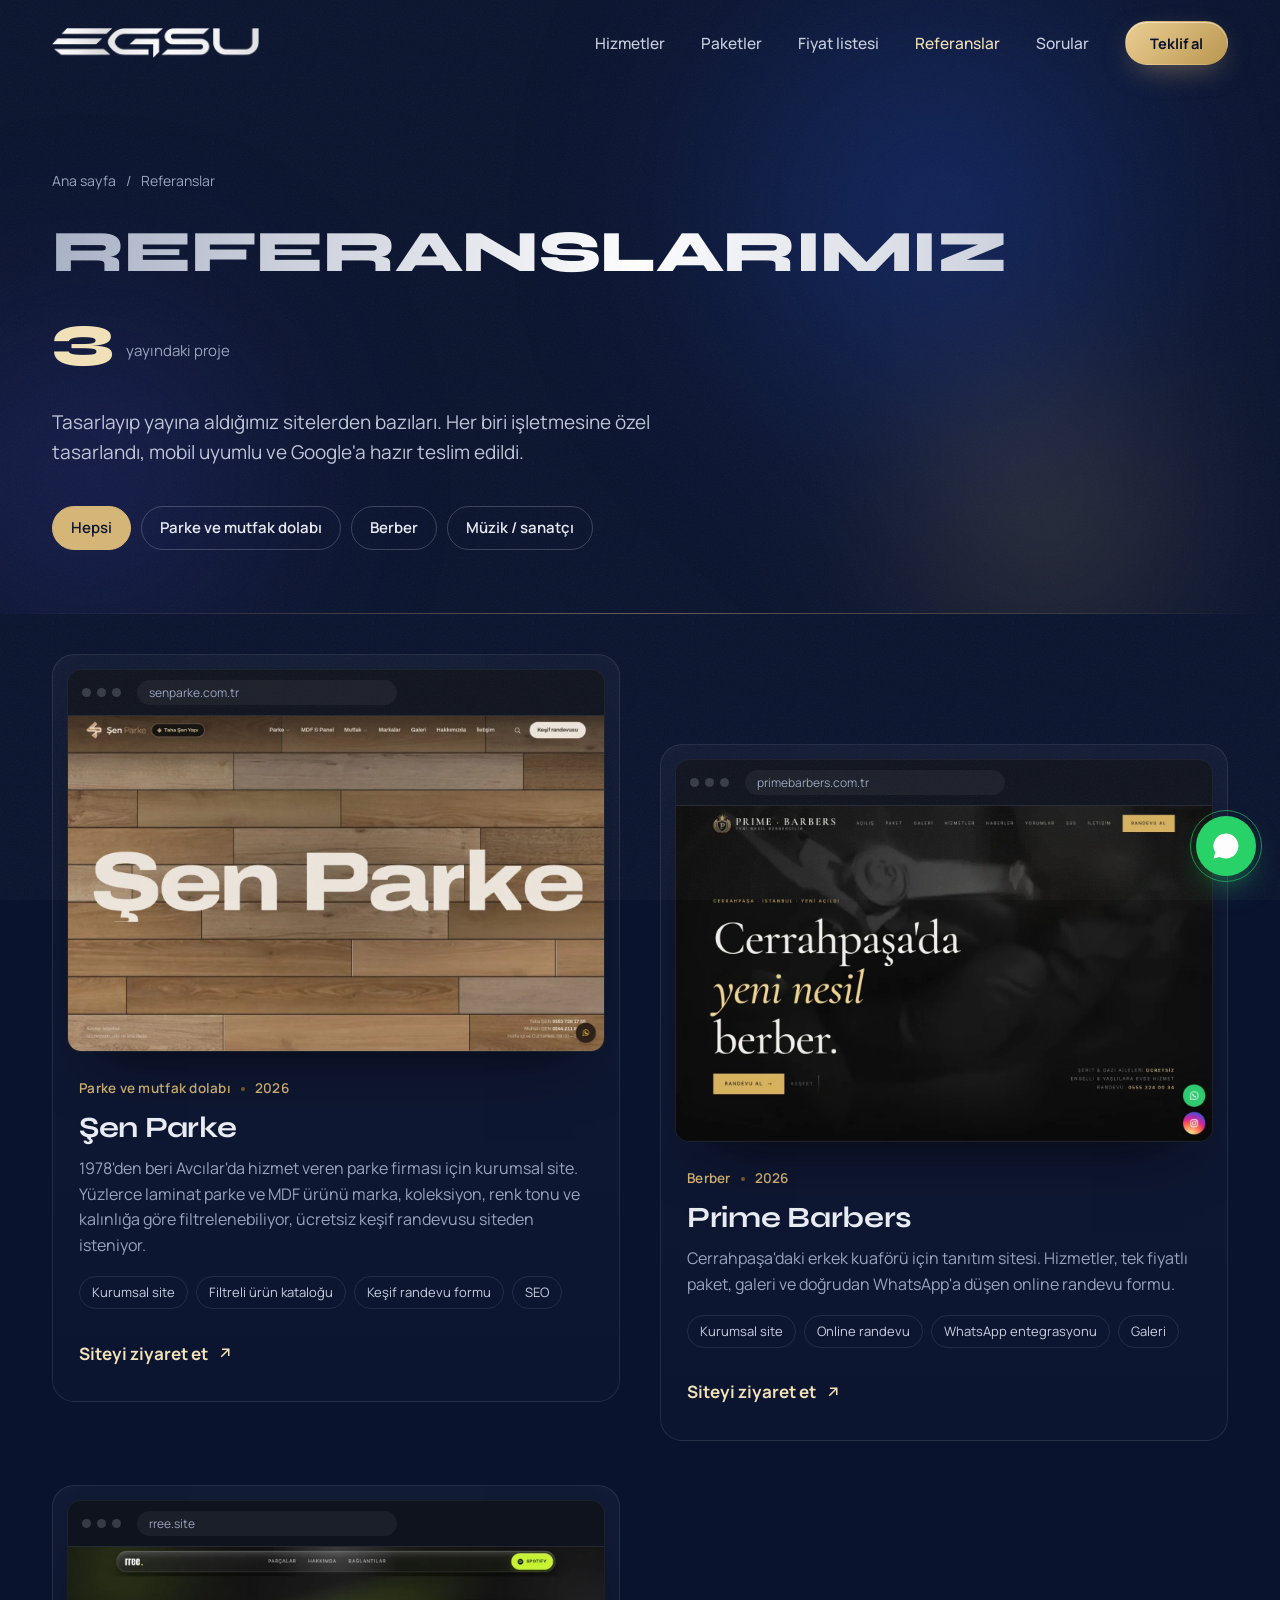
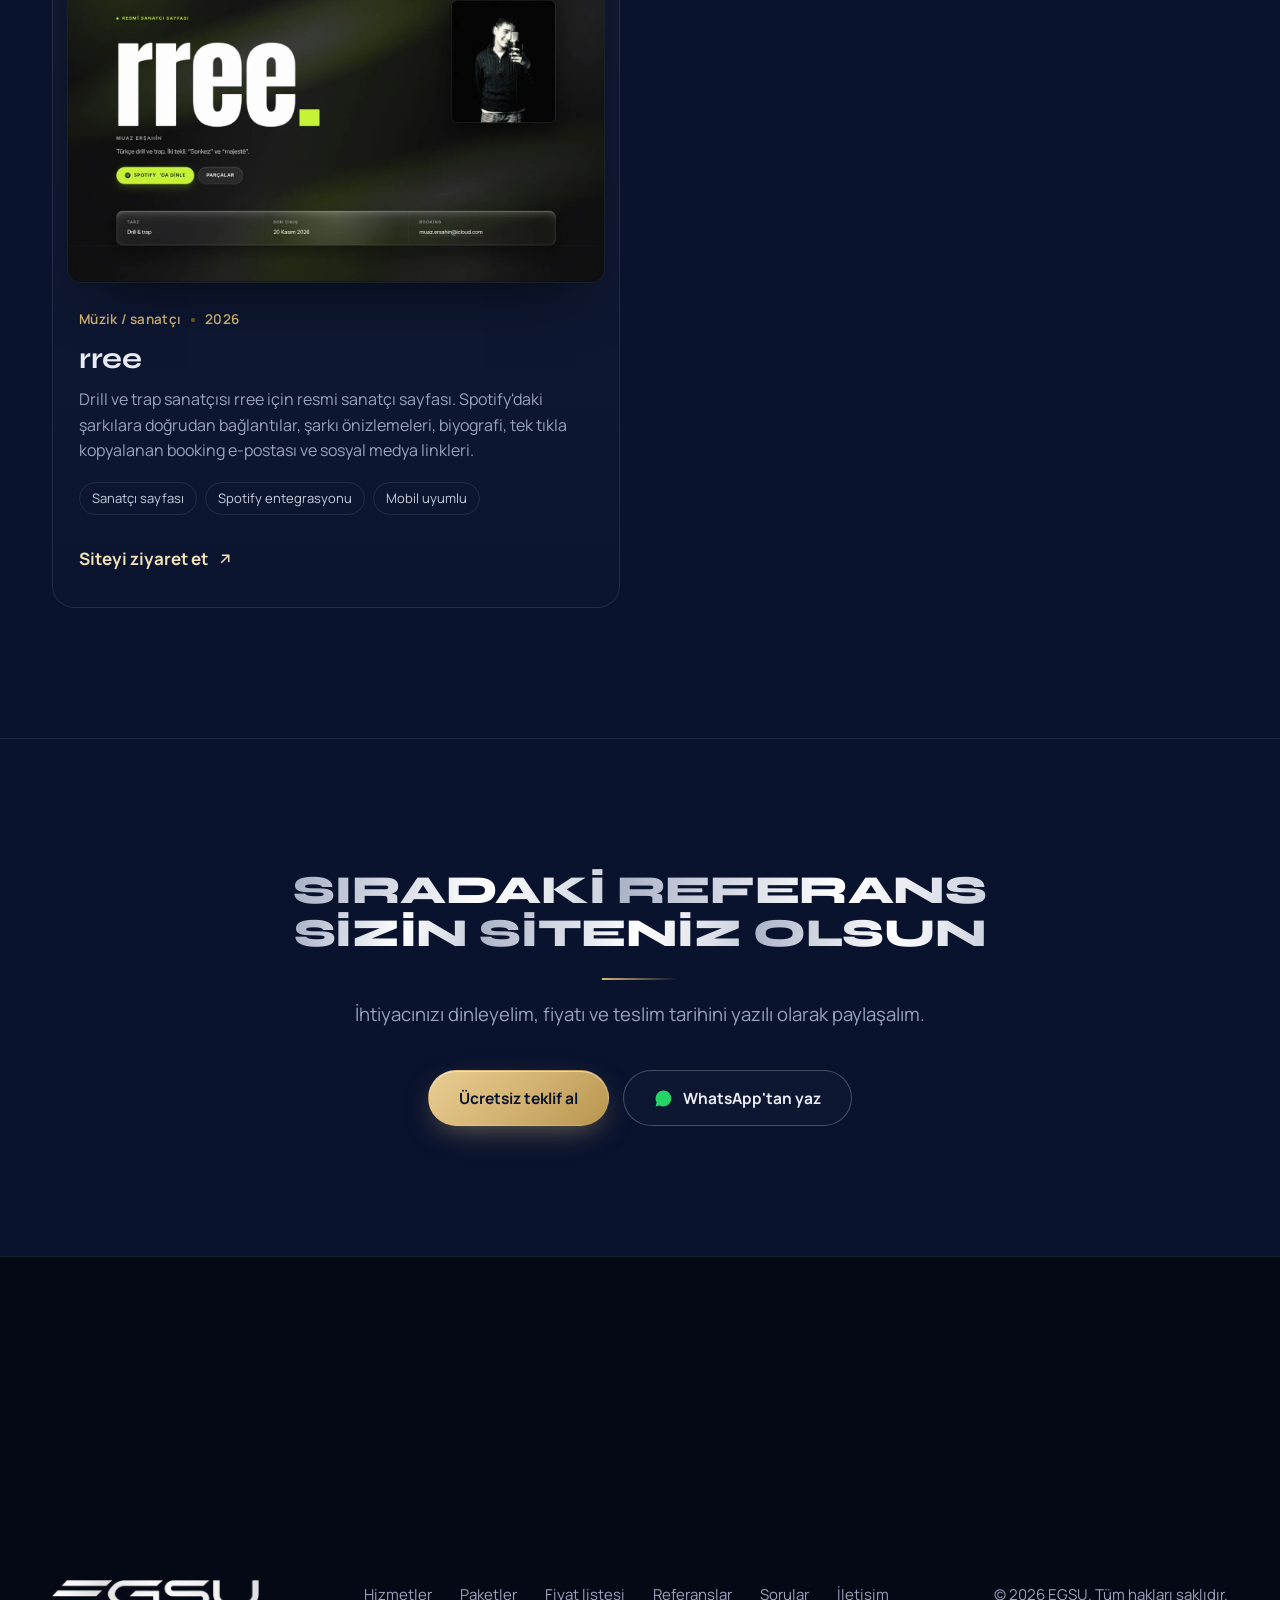
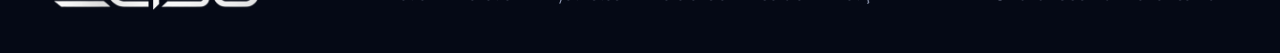
<file: referanslar/index.html>
<!DOCTYPE html>
<html lang="tr">
<head>
<script>window.dataLayer=window.dataLayer||[];function gtag(){dataLayer.push(arguments)}gtag('js',new Date());(function(){function l(){var s=document.createElement('script');s.async=true;s.src='https://www.googletagmanager.com/gtm.js?id=GTM-5QWC6R9S';document.head.appendChild(s)}if(document.readyState==='complete')setTimeout(l,1);else addEventListener('load',function(){setTimeout(l,1)})})()</script>
<meta charset="UTF-8">
<script>(function(h){h.classList.add('js');if(window.matchMedia&&matchMedia('(prefers-reduced-motion: reduce)').matches)h.classList.add('rm');try{if(true)h.classList.add('nopre');sessionStorage.setItem('egsu-pre','1')}catch(e){h.classList.add('nopre')}})(document.documentElement)</script>
<meta name="viewport" content="width=device-width, initial-scale=1">
<title>Referanslar | EGSU Web Tasarım</title>
<meta name="description" content="EGSU'nun tasarlayıp yayına aldığı kurumsal web siteleri ve e-ticaret projeleri. Referans çalışmalarımızı inceleyin.">
<meta name="robots" content="index, follow, max-image-preview:large, max-snippet:-1, max-video-preview:-1">
<link rel="canonical" href="https://egsudijital.com/referanslar/">
<link rel="alternate" hreflang="tr-TR" href="https://egsudijital.com/referanslar/">
<link rel="alternate" hreflang="x-default" href="https://egsudijital.com/referanslar/">
<meta name="author" content="EGSU">
<meta name="theme-color" content="#0A132E">
<meta name="format-detection" content="telephone=no">
<meta property="og:type" content="website">
<meta property="og:locale" content="tr_TR">
<meta property="og:site_name" content="EGSU">
<meta property="og:url" content="https://egsudijital.com/referanslar/">
<meta property="og:title" content="Referanslar | EGSU Web Tasarım">
<meta property="og:description" content="EGSU'nun tasarlayıp yayına aldığı kurumsal web siteleri ve e-ticaret projeleri. Referans çalışmalarımızı inceleyin.">
<meta property="og:image" content="https://egsudijital.com/og-image.jpg?v=6">
<meta property="og:image:secure_url" content="https://egsudijital.com/og-image.jpg?v=6">
<meta property="og:image:type" content="image/jpeg">
<meta property="og:image:width" content="1200">
<meta property="og:image:height" content="630">
<meta property="og:image:alt" content="EGSU ana sayfası: kurumsal web sitesi tasarımı">
<meta name="twitter:card" content="summary_large_image">
<meta name="twitter:image" content="https://egsudijital.com/og-image.jpg?v=6">
<meta name="twitter:title" content="Referanslar | EGSU Web Tasarım">
<meta name="twitter:description" content="EGSU'nun tasarlayıp yayına aldığı kurumsal web siteleri ve e-ticaret projeleri. Referans çalışmalarımızı inceleyin.">
<link rel="icon" href="/favicon.ico" sizes="any">
<link rel="icon" type="image/png" sizes="48x48" href="/favicon-48.png">
<link rel="icon" type="image/png" sizes="512x512" href="/favicon-512.png">
<link rel="apple-touch-icon" href="/apple-touch-icon.png">
<link rel="preload" as="image" href="/img/ref/sen-parke-mx0aqto9.webp" fetchpriority="high">
<link rel="preconnect" href="https://fonts.googleapis.com">
<link rel="preconnect" href="https://fonts.gstatic.com" crossorigin>
<link rel="preload" as="style" href="https://fonts.googleapis.com/css2?family=Syne:wght@600;700;800&family=Manrope:wght@400;500;600;700&display=swap">
<script>(function(){var l=document.createElement('link');l.rel='stylesheet';l.href='https://fonts.googleapis.com/css2?family=Syne:wght@600;700;800&family=Manrope:wght@400;500;600;700&display=swap';document.head.appendChild(l)})();</script>
<noscript><link rel="stylesheet" href="https://fonts.googleapis.com/css2?family=Syne:wght@600;700;800&family=Manrope:wght@400;500;600;700&display=swap"></noscript>
<script type="application/ld+json">
{"@context":"https://schema.org","@graph":[{"@type":"CollectionPage","@id":"https://egsudijital.com/referanslar/#sayfa","url":"https://egsudijital.com/referanslar/","name":"Referanslar | EGSU Web Tasarım","description":"EGSU'nun tasarlayıp yayına aldığı kurumsal web siteleri ve e-ticaret projeleri. Referans çalışmalarımızı inceleyin.","inLanguage":"tr-TR","isPartOf":{"@id":"https://egsudijital.com/#site"},"about":{"@id":"https://egsudijital.com/#isletme"},"dateModified":"2026-11-28","breadcrumb":{"@type":"BreadcrumbList","itemListElement":[{"@type":"ListItem","position":1,"name":"Ana sayfa","item":"https://egsudijital.com/"},{"@type":"ListItem","position":2,"name":"Referanslar","item":"https://egsudijital.com/referanslar/"}]},"mainEntity":{"@type":"ItemList","numberOfItems":3,"itemListElement":[{"@type":"ListItem","position":1,"item":{"@type":"CreativeWork","name":"Şen Parke","description":"1978'den beri Avcılar'da hizmet veren parke firması için kurumsal site. Yüzlerce laminat parke ve MDF ürünü marka, koleksiyon, renk tonu ve kalınlığa göre filtrelenebiliyor, ücretsiz keşif randevusu siteden isteniyor.","creator":{"@id":"https://egsudijital.com/#isletme"},"url":"https://senparke.com.tr","image":"https://egsudijital.com/img/ref/sen-parke-mx0aqto9.webp","dateCreated":"2026"}},{"@type":"ListItem","position":2,"item":{"@type":"CreativeWork","name":"Prime Barbers","description":"Cerrahpaşa'daki erkek kuaförü için tanıtım sitesi. Hizmetler, tek fiyatlı paket, galeri ve doğrudan WhatsApp'a düşen online randevu formu.","creator":{"@id":"https://egsudijital.com/#isletme"},"url":"https://primebarbers.com.tr","image":"https://egsudijital.com/img/ref/prime-barbers-mx0aqtxz.webp","dateCreated":"2026"}},{"@type":"ListItem","position":3,"item":{"@type":"CreativeWork","name":"rree","description":"Drill ve trap sanatçısı rree için resmi sanatçı sayfası. Spotify'daki şarkılara doğrudan bağlantılar, şarkı önizlemeleri, biyografi, tek tıkla kopyalanan booking e-postası ve sosyal medya linkleri.","creator":{"@id":"https://egsudijital.com/#isletme"},"url":"https://rree.site","image":"https://egsudijital.com/img/ref/rree-mx0b6p8s.webp","dateCreated":"2026"}}]}},{"@type":"WebSite","@id":"https://egsudijital.com/#site","url":"https://egsudijital.com/","name":"EGSU","inLanguage":"tr-TR"},{"@type":["ProfessionalService","LocalBusiness"],"@id":"https://egsudijital.com/#isletme","name":"EGSU","url":"https://egsudijital.com/","telephone":"+90-507-246-17-06","email":"info@egsudijital.com"}]}
</script>
<style>
@property --a{syntax:'<angle>';inherits:false;initial-value:0deg}
:root{--abyss:#050915;--navy:#0A132E;--navy2:#101B3D;--navy3:#16234D;--plat:#E9ECF3;--mute:#9AA3BE;--gold:#D6B676;--gold2:#F3E2B8;--goldD:#7E5F25;--light:#F3F4F8;--ltext:#0A132E;--lmute:#4D5675;--line:rgba(233,236,243,.1);--line2:rgba(214,182,118,.35)}
*{box-sizing:border-box;margin:0;padding:0}
html{-webkit-text-size-adjust:100%;scroll-behavior:smooth}
html.rm{scroll-behavior:auto}
body{font-family:Manrope,system-ui,-apple-system,"Segoe UI",Roboto,Arial,sans-serif;font-size:17px;line-height:1.6;color:var(--plat);background:var(--navy);overflow-x:hidden}
h1,h2,h3{font-family:Syne,"Arial Black",Arial,sans-serif;font-weight:700;line-height:1.04;letter-spacing:-.01em}
h1,h2{text-transform:uppercase;overflow-wrap:break-word;hyphens:manual}
a{color:inherit}
img{max-width:100%}
:focus-visible{outline:2px solid var(--gold);outline-offset:4px;border-radius:6px}
.sr-only{position:absolute;width:1px;height:1px;padding:0;margin:-1px;overflow:hidden;clip:rect(0,0,0,0);white-space:nowrap;border:0}
.skip{position:absolute;left:12px;top:-60px;background:var(--gold);color:var(--navy);padding:10px 16px;border-radius:10px;font-weight:700;z-index:200}
.skip:focus{top:12px}
.wrap{max-width:1240px;margin:0 auto;padding:0 32px}

#pre{position:fixed;inset:0;z-index:300;display:none;place-items:center;pointer-events:none}
.js:not(.rm) #pre{display:grid}
#pre .cols{position:absolute;inset:0;display:grid;grid-template-columns:repeat(6,1fr)}
#pre .cols i{display:block;background:var(--abyss);transform-origin:top;transition:transform .9s cubic-bezier(.77,0,.18,1)}
#pre .cols i:nth-child(1){transition-delay:.05s}#pre .cols i:nth-child(2){transition-delay:.11s}#pre .cols i:nth-child(3){transition-delay:.16s}#pre .cols i:nth-child(4){transition-delay:.2s}#pre .cols i:nth-child(5){transition-delay:.23s}#pre .cols i:nth-child(6){transition-delay:.25s}
#pre.done .cols i{transform:translateY(-101%)}
#pre .pl-in{position:relative;display:grid;justify-items:center;gap:22px;transition:opacity .35s ease,transform .5s cubic-bezier(.77,0,.18,1)}
#pre.done .pl-in{opacity:0;transform:translateY(-40px) scale(.96)}
#pre .lg{position:relative;width:min(320px,64vw);clip-path:inset(0 100% 0 0);animation:lgIn .75s .05s cubic-bezier(.77,0,.18,1) forwards}
#pre .lg img{display:block;width:100%;height:auto}
#pre .lg:after{content:"";position:absolute;inset:-10% 0;background:linear-gradient(100deg,transparent 35%,rgba(255,255,255,.85) 50%,transparent 65%);transform:translateX(-130%);animation:sweep .9s .6s ease-in-out forwards;mix-blend-mode:overlay}
#pre .meta{display:flex;align-items:center;gap:14px;font:600 12px/1 Manrope,system-ui,sans-serif;color:var(--mute);letter-spacing:.08em;font-variant-numeric:tabular-nums}
#pre .bar{display:block;width:160px;height:1px;background:var(--line);overflow:hidden}
#pre .bar i{display:block;height:100%;background:linear-gradient(90deg,var(--gold),var(--gold2));transform:scaleX(0);transform-origin:left;animation:fill 1.15s .05s cubic-bezier(.6,0,.2,1) forwards}
@keyframes lgIn{to{clip-path:inset(0 0 0 0)}}
@keyframes sweep{to{transform:translateX(130%)}}
@keyframes fill{to{transform:scaleX(1)}}
.hline{position:absolute;left:0;right:0;height:1px;background:linear-gradient(90deg,transparent,rgba(214,182,118,.45),transparent);transform:scaleX(0);transition:transform 1.6s cubic-bezier(.16,1,.3,1);z-index:-1;pointer-events:none}
.hline.t{top:118px;transition-delay:.35s}.hline.b{bottom:64px;transition-delay:.5s}
.ready .hline,.rm .hline,html:not(.js) .hline{transform:scaleX(1)}
.js:not(.rm) .aurora{opacity:0;transform:scale(.85);transition:opacity 2s ease .2s,transform 2.4s cubic-bezier(.16,1,.3,1) .2s}
.js.ready:not(.rm) .aurora{opacity:.9;transform:none}
.aurora-p{position:absolute;inset:0;z-index:-2;transition:transform 1.2s cubic-bezier(.16,1,.3,1)}
.hero:after{content:"";position:absolute;inset:0;z-index:-1;pointer-events:none;background:radial-gradient(520px circle at var(--gx,70%) var(--gy,30%),rgba(214,182,118,.13),transparent 60%);opacity:0;transition:opacity .6s}
.hero.lit:after{opacity:1}
.js:not(.rm) .stage{opacity:0;transform:translateY(80px) rotateX(22deg) scale(.88);transform-origin:50% 100%;transition:transform 1.6s cubic-bezier(.16,1,.3,1) .55s,opacity .9s ease .55s}
.js.ready:not(.rm) .stage{opacity:1;transform:none}
.js:not(.rm) .chip3d{opacity:0;scale:.6;transition:opacity .5s ease,scale .7s cubic-bezier(.34,1.56,.64,1)}
.js.ready:not(.rm) .chip3d{opacity:1;scale:1}
.js.ready .c1{transition-delay:1.25s}.js.ready .c2{transition-delay:1.4s}.js.ready .c3{transition-delay:1.55s}.js.ready .c4{transition-delay:1.7s}
.hero-x{will-change:transform,opacity}
.sec-h[data-split]:after{content:"";display:block;width:76px;height:2px;margin-top:22px;background:linear-gradient(90deg,var(--gold),rgba(214,182,118,0));transform:scaleX(0);transform-origin:left;transition:transform 1s cubic-bezier(.16,1,.3,1) .45s}
.pk-head .sec-h[data-split]:after{margin-left:auto;margin-right:auto;transform-origin:center}
.js.ready [data-split].in:after,.rm .sec-h:after,html:not(.js) .sec-h:after{transform:scaleX(1)}
.mq span{transform:skewX(var(--sk,0deg));transition:transform .35s cubic-bezier(.16,1,.3,1)}
.btn .rip{position:absolute;border-radius:50%;background:rgba(255,255,255,.45);transform:scale(0);animation:rip .65s cubic-bezier(.16,1,.3,1) forwards;pointer-events:none}
.btn-ghost .rip{background:rgba(214,182,118,.35)}
@keyframes rip{to{transform:scale(1);opacity:0}}
.js:not(.rm) .plist tbody tr{opacity:0;transform:translateY(14px)}
.js.ready:not(.rm) .plist.in tbody tr{opacity:1;transform:none;transition:opacity .6s ease var(--rd,0s),transform .7s cubic-bezier(.16,1,.3,1) var(--rd,0s)}
.js:not(.rm) .card[data-r=right]{transform:translateX(60px)}
.js:not(.rm) .card[data-r=left]{transform:translateX(-60px)}
@media(max-width:640px){.js:not(.rm) .card[data-r=right],.js:not(.rm) .card[data-r=left]{transform:translateY(40px)}}
.js:not(.rm) .f-mark{clip-path:inset(0 100% 0 0);transition:clip-path 1.8s cubic-bezier(.77,0,.18,1)}
.js:not(.rm) .f-mark.in{clip-path:inset(0 0 0 0)}

#prog{position:fixed;top:0;left:0;right:0;height:2px;background:linear-gradient(90deg,var(--goldD),var(--gold),var(--gold2));transform:scaleX(0);transform-origin:left;z-index:120}
header.hdr{position:fixed;top:0;left:0;right:0;z-index:100;transition:background .4s,border-color .4s,backdrop-filter .4s;border-bottom:1px solid transparent}
header.hdr.scrolled{background:rgba(5,9,21,.86);backdrop-filter:blur(16px) saturate(140%);-webkit-backdrop-filter:blur(16px) saturate(140%);border-bottom-color:var(--line)}
nav.bar{display:flex;align-items:center;justify-content:space-between;height:86px}
.logo{display:flex;align-items:center;text-decoration:none}
.logo img{display:block;height:30px;width:auto}
.links{display:flex;gap:36px;align-items:center;font-weight:500;font-size:15.5px}
.links a{text-decoration:none;color:#C9CFDF;position:relative;padding:6px 0}
.links a:not(.btn):after{content:"";position:absolute;left:0;right:0;bottom:0;height:1px;background:var(--gold);transform:scaleX(0);transform-origin:right;transition:transform .4s cubic-bezier(.2,.8,.2,1)}
.links a:not(.btn):hover{color:#fff}
.links a.btn-gold{color:#0A132E}
.links a:not(.btn):hover:after{transform:scaleX(1);transform-origin:left}
.burger{display:none;background:none;border:1px solid var(--line2);color:var(--plat);border-radius:999px;padding:9px 18px;font:600 14px Manrope,system-ui,sans-serif;cursor:pointer;min-height:44px}

.btn{position:relative;display:inline-flex;align-items:center;justify-content:center;gap:10px;font:700 15.5px Manrope,system-ui,sans-serif;border-radius:999px;padding:16px 30px;text-decoration:none;cursor:pointer;min-height:50px;border:1px solid transparent;overflow:hidden;transition:transform .3s cubic-bezier(.2,.8,.2,1),box-shadow .3s,background .3s,color .3s;will-change:transform}
.btn-gold{background:linear-gradient(135deg,#E8CD92 0%,#D6B676 45%,#B8964F 100%);color:#0A132E;box-shadow:0 10px 30px -10px rgba(214,182,118,.55),inset 0 1px 0 rgba(255,255,255,.5)}
.btn-gold:before{content:"";position:absolute;top:0;bottom:0;width:60%;left:-80%;background:linear-gradient(100deg,transparent,rgba(255,255,255,.65),transparent);transform:skewX(-20deg);transition:left .7s cubic-bezier(.2,.8,.2,1)}
.btn-gold:hover:before{left:130%}
.btn-gold:hover{box-shadow:0 18px 40px -12px rgba(214,182,118,.7),inset 0 1px 0 rgba(255,255,255,.5)}
.btn-ghost{border-color:rgba(233,236,243,.25);color:var(--plat);background:rgba(255,255,255,.02)}
.btn-ghost:hover{border-color:var(--gold);color:var(--gold2);background:rgba(214,182,118,.06)}
.btn-sm,.links a.btn-sm{padding:11px 24px;min-height:44px;font-size:14.5px}
.btn-wa svg{width:19px;height:19px;fill:#25D366}

.hero{position:relative;min-height:100vh;min-height:100svh;display:flex;align-items:center;padding:150px 0 90px;overflow:hidden;isolation:isolate}
.aurora{position:absolute;inset:-20%;z-index:-2;filter:blur(90px);opacity:.9}
.aurora i{position:absolute;border-radius:50%;will-change:transform}
.aurora i:nth-child(1){width:52vw;height:52vw;left:48%;top:0;background:radial-gradient(circle,#1E3F9E 0%,transparent 65%);animation:drift1 22s ease-in-out infinite alternate}
.aurora i:nth-child(2){width:40vw;height:40vw;left:5%;top:40%;background:radial-gradient(circle,#2A2F7E 0%,transparent 65%);animation:drift2 26s ease-in-out infinite alternate}
.aurora i:nth-child(3){width:30vw;height:30vw;left:62%;top:52%;background:radial-gradient(circle,rgba(214,182,118,.55) 0%,transparent 65%);animation:drift3 18s ease-in-out infinite alternate}
@keyframes drift1{to{transform:translate(-14vw,10vh) scale(1.15)}}
@keyframes drift2{to{transform:translate(16vw,-12vh) scale(.9)}}
@keyframes drift3{to{transform:translate(-20vw,-16vh) scale(1.2)}}
.gridbg{position:absolute;inset:0;z-index:-1;background-image:linear-gradient(rgba(233,236,243,.05) 1px,transparent 1px),linear-gradient(90deg,rgba(233,236,243,.05) 1px,transparent 1px);background-size:72px 72px;-webkit-mask-image:radial-gradient(ellipse 70% 60% at 50% 40%,#000 20%,transparent 75%);mask-image:radial-gradient(ellipse 70% 60% at 50% 40%,#000 20%,transparent 75%)}
.grain{position:fixed;inset:0;z-index:90;pointer-events:none;opacity:.06;background-image:url("data:image/svg+xml,%3Csvg xmlns='http://www.w3.org/2000/svg' width='160' height='160'%3E%3Cfilter id='n'%3E%3CfeTurbulence type='fractalNoise' baseFrequency='.9' numOctaves='3' stitchTiles='stitch'/%3E%3C/filter%3E%3Crect width='100%25' height='100%25' filter='url(%23n)'/%3E%3C/svg%3E")}
.hero .wrap{display:grid;grid-template-columns:1.05fr .95fr;gap:60px;align-items:center;width:100%}
.hero .wrap>*{min-width:0}
.pill{display:inline-flex;align-items:center;gap:10px;padding:8px 16px 8px 12px;border:1px solid var(--line2);border-radius:999px;background:rgba(214,182,118,.06);color:var(--gold2);font-size:14px;font-weight:600;margin-bottom:30px}
.pill b{width:8px;height:8px;border-radius:50%;background:var(--gold);box-shadow:0 0 0 0 rgba(214,182,118,.6);animation:pulse 2.2s infinite}
@keyframes pulse{70%{box-shadow:0 0 0 10px rgba(214,182,118,0)}100%{box-shadow:0 0 0 0 rgba(214,182,118,0)}}
.hero h1{font-size:clamp(26px,3.55vw,54px);font-weight:800;line-height:1.08;letter-spacing:-.015em}
.metal,.metal .w>span{background:linear-gradient(100deg,#A9B1C6 0%,#FFFFFF 28%,#C6CCDA 48%,#FFFFFF 66%,#98A1B8 100%);background-size:220% 100%;-webkit-background-clip:text;background-clip:text;color:transparent;animation:sheen 7s linear infinite}
.metal.split-done{background:none;animation:none;color:inherit}
@keyframes sheen{to{background-position:-220% 0}}
.hero .lead{margin:28px 0 40px;font-size:19px;color:#BFC6D8;max-width:31em}
.hero .cta{display:flex;gap:14px;flex-wrap:wrap}

.stage{perspective:1400px;position:relative}
.tilt{transform:rotateY(-14deg) rotateX(7deg);transform-style:preserve-3d;transition:transform .6s cubic-bezier(.2,.8,.2,1);will-change:transform}
.browser{border-radius:18px;padding:1px;background:linear-gradient(140deg,rgba(243,226,184,.7),rgba(233,236,243,.08) 35%,rgba(233,236,243,.05) 65%,rgba(214,182,118,.5));box-shadow:0 60px 120px -30px rgba(0,0,0,.7),0 0 80px -20px rgba(214,182,118,.25)}
.browser-in{border-radius:17px;overflow:hidden;background:#0E1736}
.chrome{display:flex;align-items:center;gap:12px;padding:12px 14px;background:rgba(5,9,21,.6);border-bottom:1px solid var(--line)}
.chrome .d{display:flex;gap:6px}.chrome .d b{width:10px;height:10px;border-radius:50%;background:#2A3560}
.addr{flex:1;display:flex;align-items:center;gap:4px;background:rgba(255,255,255,.06);border:1px solid rgba(214,182,118,.3);border-radius:9px;padding:0 12px;min-height:40px;transition:border-color .3s,box-shadow .3s}
.addr:focus-within{border-color:var(--gold);box-shadow:0 0 0 4px rgba(214,182,118,.15)}
.addr svg{flex:none;width:14px;height:14px;stroke:#6FD39A;fill:none;stroke-width:2.6;margin-right:4px}
.addr span{color:var(--mute);font-size:14.5px}
.addr input{flex:1;min-width:40px;background:transparent;border:0;outline:none;color:#fff;font:700 15px Manrope,system-ui,sans-serif;padding:10px 0}
.addr input::placeholder{color:#8C95B3}
.page{position:relative;background:#F6F7FB;color:#0A132E;padding:22px 24px 26px;min-height:330px}
.p-nav{display:flex;justify-content:space-between;align-items:center;margin-bottom:26px}
.p-logo{display:flex;align-items:center;gap:8px;font:700 14px Syne,"Arial Black",sans-serif}
.p-logo span{width:24px;height:24px;border-radius:7px;background:linear-gradient(135deg,#0A132E,#1E3F9E);display:grid;place-items:center;color:var(--gold2);font-size:12px}
.p-menu{display:flex;gap:10px}.p-menu b{width:36px;height:7px;border-radius:4px;background:#DFE3EF}
.p-hero{display:grid;grid-template-columns:1.2fr 1fr;gap:18px;align-items:center}
.p-title{font:700 21px/1.15 Syne,"Arial Black",sans-serif;margin-bottom:12px;word-break:break-word}
.p-line{height:8px;border-radius:4px;background:#E3E6F0;margin:7px 0}
.p-cta{display:inline-block;margin-top:14px;background:#0A132E;color:var(--gold2);font-size:12px;font-weight:700;padding:8px 13px;border-radius:999px}
.p-img{aspect-ratio:1;border-radius:14px;background:linear-gradient(150deg,#0A132E,#1E3F9E 60%,#D6B676);position:relative;overflow:hidden}
.p-img:after{content:"";position:absolute;width:46%;height:46%;border:2px solid rgba(243,226,184,.8);border-radius:50%;right:12%;top:14%}
.p-row{display:grid;grid-template-columns:repeat(3,1fr);gap:10px;margin-top:22px}
.p-row div{border:1px solid #E3E6F0;border-radius:10px;padding:10px;background:#fff}
.p-row div b{display:block;width:22px;height:22px;border-radius:6px;background:#EEF0F7;margin-bottom:8px}
.p-wa{position:absolute;right:20px;bottom:20px;width:38px;height:38px;border-radius:50%;background:#25d366;display:grid;place-items:center}
.p-wa svg{width:21px;height:21px;fill:#fff}
.chip3d{position:absolute;display:flex;align-items:center;gap:8px;padding:10px 14px;border-radius:12px;background:rgba(16,27,61,.78);backdrop-filter:blur(10px);-webkit-backdrop-filter:blur(10px);border:1px solid var(--line2);font-size:13.5px;font-weight:700;color:var(--plat);white-space:nowrap;box-shadow:0 20px 40px -15px rgba(0,0,0,.6);transform:translateZ(60px);animation:float 6s ease-in-out infinite}
.chip3d svg{width:16px;height:16px;stroke:var(--gold);fill:none;stroke-width:2.6}
.c1{top:-22px;left:-28px}.c2{top:38%;right:-36px;animation-delay:-1.5s}.c3{bottom:-22px;left:14%;animation-delay:-3s}.c4{bottom:26%;left:-46px;animation-delay:-4.5s}
@keyframes float{50%{translate:0 -10px}}
.hint{margin-top:22px;text-align:center;font-size:14px;color:var(--mute)}

.stats{border-top:1px solid var(--line);border-bottom:1px solid var(--line);background:linear-gradient(180deg,rgba(255,255,255,.015),transparent)}
.stats .wrap{display:grid;grid-template-columns:repeat(4,1fr)}
.stat{padding:34px 28px;border-left:1px solid var(--line)}
.stat:first-child{border-left:0;padding-left:0}
.stat strong{display:block;font:700 clamp(28px,3vw,42px)/1.1 Syne,"Arial Black",sans-serif;color:#fff}
.stat strong em{font-style:normal;color:var(--gold)}
.stat>span{color:var(--mute);font-size:15px}

.marquee{padding:46px 0;overflow:hidden;border-bottom:1px solid var(--line);user-select:none}
.mq{display:flex;width:max-content;animation:mq 38s linear infinite}
.mq.rev{animation-direction:reverse;animation-duration:46s;margin-top:10px}
.mq span{display:flex;align-items:center;gap:40px;padding-right:40px;font:800 clamp(34px,5vw,72px)/1.1 Syne,"Arial Black",sans-serif;text-transform:uppercase;white-space:nowrap;color:transparent;-webkit-text-stroke:1px rgba(233,236,243,.35)}
.mq.rev span{color:rgba(233,236,243,.08);-webkit-text-stroke:0}
.mq span i{width:14px;height:14px;background:var(--gold);transform:rotate(45deg);flex:none}
.marquee:hover .mq{animation-play-state:paused}
@keyframes mq{to{transform:translateX(-50%)}}

section{padding:130px 0;position:relative}
.sec-h{font-size:clamp(24px,3.1vw,44px);max-width:20em;font-weight:800;line-height:1.1}
.sec-p{color:var(--mute);font-size:18.5px;max-width:36em;margin-top:20px}
.light{background:var(--light);color:var(--ltext)}
.light .sec-p{color:var(--lmute)}

#hizmetler{padding:0}
.pin{position:relative}
.pin-in{min-height:100vh;display:flex;align-items:center;overflow:hidden;padding:120px 0}
.hz{display:flex;gap:28px;padding-left:max(32px,calc((100vw - 1240px)/2 + 32px));will-change:transform}
.hz-intro{flex:none;width:min(460px,80vw);display:flex;flex-direction:column;justify-content:center;padding-right:30px}
.hz-intro .sec-h{font-size:clamp(24px,2.7vw,38px)}
.hz-hint{display:flex;align-items:center;gap:12px;margin-top:34px;color:var(--gold2);font-weight:600;font-size:15px}
.hz-hint i{width:60px;height:1px;background:var(--gold);position:relative;overflow:hidden}
.hz-hint i:after{content:"";position:absolute;inset:0;background:#fff;transform:translateX(-100%);animation:slide 2s infinite}
@keyframes slide{to{transform:translateX(100%)}}
.svc{flex:none;width:min(430px,82vw);min-height:460px;border-radius:24px;padding:40px 36px;display:flex;flex-direction:column;text-decoration:none;position:relative;overflow:hidden;background:linear-gradient(160deg,var(--navy3),var(--navy2) 60%);border:1px solid var(--line);transition:border-color .4s,transform .5s cubic-bezier(.2,.8,.2,1)}
.svc:hover{border-color:var(--line2);transform:translateY(-8px)}
.spot:before{content:"";position:absolute;inset:0;background:radial-gradient(420px circle at var(--mx,50%) var(--my,-20%),rgba(214,182,118,.16),transparent 60%);opacity:0;transition:opacity .4s;pointer-events:none}
.spot:hover:before{opacity:1}
.svc .ic{width:68px;height:68px;border-radius:18px;display:grid;place-items:center;border:1px solid var(--line2);background:rgba(214,182,118,.07);margin-bottom:auto}
.svc .ic svg{width:32px;height:32px;stroke:var(--gold2);fill:none;stroke-width:1.6;stroke-linecap:round;stroke-linejoin:round}
.svc h3{font-size:30px;margin:60px 0 14px;font-weight:700}
.svc p{color:var(--mute)}
.svc .more{display:inline-flex;align-items:center;gap:10px;margin-top:26px;font-weight:700;color:var(--gold2);font-size:15px}
.svc .more svg{width:18px;height:18px;stroke:currentColor;fill:none;stroke-width:2;transition:transform .3s}
.svc:hover .more svg{transform:translateX(6px)}
.svc .big{position:absolute;right:-10px;bottom:-30px;font:800 160px/1 Syne,"Arial Black",sans-serif;color:rgba(233,236,243,.03);pointer-events:none}

#paketler{background:radial-gradient(ellipse 60% 50% at 50% 0%,rgba(30,63,158,.35),transparent 70%),var(--abyss)}
.pk-head{text-align:center;display:grid;justify-items:center;margin-bottom:70px}
.pk-head .sec-p{margin-left:auto;margin-right:auto}
.plans{display:grid;grid-template-columns:repeat(3,minmax(0,1fr));gap:26px;align-items:stretch}
.plan{position:relative;border-radius:26px;padding:1px;background:linear-gradient(160deg,rgba(233,236,243,.16),rgba(233,236,243,.04) 40%,rgba(233,236,243,.08));}
.plan-in{position:relative;height:100%;border-radius:25px;background:linear-gradient(170deg,#111C40,#0A132E 70%);padding:42px 34px 36px;display:flex;flex-direction:column;overflow:hidden}
.plan.vip{background:conic-gradient(from var(--a),rgba(214,182,118,.15),var(--gold2),var(--gold),rgba(214,182,118,.15) 40%,rgba(214,182,118,.15) 60%,var(--gold) 85%,rgba(214,182,118,.15));animation:spin 6s linear infinite;box-shadow:0 40px 100px -40px rgba(214,182,118,.45)}
@keyframes spin{to{--a:360deg}}
.plan.vip .plan-in{background:linear-gradient(170deg,#16234D,#0B1430 70%)}
.badge{position:absolute;top:22px;right:22px;font-size:12.5px;font-weight:700;padding:6px 12px;border-radius:999px;background:linear-gradient(135deg,#E8CD92,#B8964F);color:#0A132E}
.badge.soft{background:rgba(214,182,118,.12);color:var(--gold2);border:1px solid var(--line2)}
.plan h3{font-size:26px;font-weight:700}
.plan .for{color:var(--mute);margin:10px 0 28px;font-size:15.5px;min-height:50px}
.amount{display:flex;align-items:baseline;gap:8px;font-variant-numeric:tabular-nums;font:800 clamp(34px,3.2vw,52px)/1 Syne,"Arial Black",sans-serif;letter-spacing:-.02em;color:#fff}
.amount .num{display:inline-block;min-width:5.6ch;text-align:left}
.amount span+span{font:700 22px Manrope,system-ui,sans-serif;color:var(--gold)}
.vat{font-size:14px;color:var(--mute);margin:10px 0 26px}
.divider{height:1px;background:linear-gradient(90deg,var(--line2),transparent);margin-bottom:22px}
.plan h4{font-size:14px;font-weight:700;color:var(--gold2);margin-bottom:12px}
.feat{list-style:none;margin-bottom:32px;flex:1}
.feat li{position:relative;padding:7px 0 7px 30px;font-size:15.5px;color:#D3D8E6}
.feat li:before{content:"";position:absolute;left:0;top:11px;width:18px;height:18px;border-radius:50%;border:1px solid var(--line2);background:rgba(214,182,118,.1) url("data:image/svg+xml,%3Csvg xmlns='http://www.w3.org/2000/svg' viewBox='0 0 24 24' fill='none' stroke='%23F3E2B8' stroke-width='3.2' stroke-linecap='round' stroke-linejoin='round'%3E%3Cpolyline points='20 6 9 17 4 12'/%3E%3C/svg%3E") center/10px no-repeat}
.feat li.plus{color:#fff;font-weight:600}
.feat li.plus:before{background-color:var(--gold);background-image:url("data:image/svg+xml,%3Csvg xmlns='http://www.w3.org/2000/svg' viewBox='0 0 24 24' fill='none' stroke='%230A132E' stroke-width='3.6' stroke-linecap='round'%3E%3Cpath d='M12 5v14M5 12h14'/%3E%3C/svg%3E");border-color:var(--gold)}
.inc{font-weight:700;color:#fff;font-size:15px;margin-bottom:8px}
.plan .acts{display:grid;gap:10px}
.assure{display:flex;justify-content:center;gap:40px;flex-wrap:wrap;margin-top:56px;color:var(--mute);font-size:15px}
.assure span{display:flex;align-items:center;gap:10px}
.assure svg{width:20px;height:20px;stroke:var(--gold);fill:none;stroke-width:1.8}

.chips{display:flex;gap:10px;flex-wrap:wrap;margin:40px 0 26px}
.chip{border:1px solid #C9CEDD;background:#fff;border-radius:999px;padding:9px 18px;font:600 15px Manrope,system-ui,sans-serif;cursor:pointer;color:var(--ltext);min-height:44px;transition:all .25s}
.chip:hover{border-color:var(--ltext)}
.chip[aria-pressed=true]{background:var(--ltext);color:#fff;border-color:var(--ltext)}
.plist{width:100%;border-collapse:collapse;background:#fff;border-radius:22px;overflow:hidden;box-shadow:0 30px 70px -40px rgba(10,19,46,.35);border:1px solid #E1E4EE}
.plist tr{display:grid;grid-template-columns:1.3fr 1fr 1.5fr;gap:24px;align-items:center;padding:17px 30px;border-top:1px solid #EDEFF5;transition:background .25s}
.plist tbody tr:hover{background:#F8F9FC}
.plist thead tr{background:var(--ltext);color:#C7CDE0;font-size:14px;padding:14px 30px;border-top:0}
.plist th{font-weight:600;text-align:left}
.plist tbody th{font-weight:700;color:var(--ltext);font-size:16.5px}
.plist .pc{font:700 16px Syne,"Arial Black",sans-serif;color:var(--ltext)}
.plist tr[hidden]{display:none}
.days{display:flex;align-items:center;gap:14px}
.track{flex:1;height:8px;border-radius:4px;background:#ECEEF5;position:relative;overflow:hidden}
.track b{position:absolute;top:0;bottom:0;border-radius:4px;background:linear-gradient(90deg,#1E3F9E,var(--gold));transform-origin:left;transition:transform 1.2s cubic-bezier(.2,.8,.2,1)}
.js:not(.rm) .plist:not(.in) .track b{transform:scaleX(0)}
.days span{font-size:14px;color:var(--lmute);min-width:96px;text-align:right}

.duo{display:grid;grid-template-columns:1fr 1fr;gap:80px;margin-top:70px}
.duo h3{font-size:22px;margin-bottom:26px;color:var(--gold2)}
.pts{list-style:none}
.pts li{position:relative;padding:22px 0;display:grid;grid-template-columns:44px 1fr;gap:16px}
.pts li:before{content:"";position:absolute;left:0;right:0;top:0;height:1px;background:linear-gradient(90deg,var(--line2),var(--line));transform-origin:left;transition:transform 1s cubic-bezier(.2,.8,.2,1)}
.js:not(.rm) .pts li:not(.in):before{transform:scaleX(0)}
.pts .ic{width:44px;height:44px;border-radius:12px;border:1px solid var(--line2);display:grid;place-items:center}
.pts .ic svg{width:20px;height:20px;stroke:var(--gold);fill:none;stroke-width:1.8;stroke-linecap:round;stroke-linejoin:round}
.pts strong{font-size:18px;display:block;color:#fff;margin-bottom:2px}
.pts span{color:var(--mute)}

#surec{background:var(--abyss);overflow:hidden}
.tlw{position:relative;margin:80px auto 0;max-width:1000px}
.tl{list-style:none}
.tl-line{position:absolute;left:50%;top:0;bottom:0;width:1px;background:var(--line);transform:translateX(-50%)}
.tl-line i{position:absolute;inset:0;background:linear-gradient(180deg,var(--gold2),var(--gold),var(--goldD));transform-origin:top;transform:scaleY(0)}
.rm .tl-line i,html:not(.js) .tl-line i{transform:scaleY(1)}
.tl li{position:relative;display:grid;grid-template-columns:1fr 1fr;gap:100px;padding:34px 0}
.tl .card{grid-column:1;text-align:right;padding:32px 34px;border-radius:20px;background:linear-gradient(160deg,var(--navy2),var(--navy));border:1px solid var(--line);transition:border-color .5s}
.tl li:nth-child(even) .card{grid-column:2;text-align:left}
.tl li.on .card{border-color:var(--line2)}
.tl .n{position:absolute;left:50%;top:50%;width:58px;height:58px;margin:-29px 0 0 -29px;border-radius:50%;display:grid;place-items:center;background:var(--abyss);border:1px solid var(--line);font:700 19px Syne,"Arial Black",sans-serif;color:var(--mute);transition:all .5s;z-index:2}
.tl li.on .n{background:linear-gradient(135deg,#E8CD92,#B8964F);color:#0A132E;border-color:var(--gold);box-shadow:0 0 0 8px rgba(214,182,118,.1),0 0 40px rgba(214,182,118,.4)}
.tl h3{font-size:22px;margin-bottom:10px}
.tl p{color:var(--mute)}

.faq{margin-top:60px;max-width:900px}
details{border-bottom:1px solid #D9DDE8}
details:first-child{border-top:1px solid #D9DDE8}
summary{list-style:none;cursor:pointer;padding:26px 60px 26px 0;position:relative;transition:color .25s}
summary::-webkit-details-marker{display:none}
summary h3{font:700 19px/1.4 Manrope,system-ui,sans-serif;letter-spacing:0;text-transform:none;display:inline}
summary:hover{color:var(--goldD)}
summary:after{content:"";position:absolute;right:4px;top:50%;width:40px;height:40px;margin-top:-20px;border-radius:50%;border:1px solid #C9CEDD;background:url("data:image/svg+xml,%3Csvg xmlns='http://www.w3.org/2000/svg' viewBox='0 0 24 24' fill='none' stroke='%230A132E' stroke-width='2' stroke-linecap='round'%3E%3Cpath d='M12 5v14M5 12h14'/%3E%3C/svg%3E") center/18px no-repeat;transition:transform .4s cubic-bezier(.2,.8,.2,1),background-color .3s}
details[open] summary:after{transform:rotate(135deg);background-color:var(--gold)}
details .ans{overflow:hidden}
details p{padding:0 60px 28px 0;color:var(--lmute);max-width:46em}

#kisaca{background:var(--navy);padding:120px 0}
#kisaca .intro{font-size:clamp(20px,1.9vw,26px);line-height:1.5;max-width:40em;margin-top:24px;color:#D3D8E6}
.facts{display:grid;grid-template-columns:repeat(4,1fr);gap:18px;margin-top:56px}
.facts div{padding:28px 26px;border-radius:20px;border:1px solid var(--line);background:linear-gradient(160deg,rgba(255,255,255,.04),rgba(255,255,255,.01));position:relative;overflow:hidden}
.facts dt{font-size:14px;color:var(--gold);font-weight:700;margin-bottom:8px}
.facts dd{font-weight:600;font-size:17px;color:#fff}

#iletisim{background:radial-gradient(ellipse 70% 60% at 80% 20%,rgba(214,182,118,.16),transparent 60%),radial-gradient(ellipse 60% 60% at 10% 90%,rgba(30,63,158,.4),transparent 60%),var(--abyss);overflow:hidden}
.mega{font:800 clamp(28px,5vw,76px)/1.05 Syne,"Arial Black",sans-serif;text-transform:uppercase;letter-spacing:-.015em;margin-bottom:64px}
.mega .metal{display:block}
.ct{display:grid;grid-template-columns:.85fr 1.15fr;gap:70px;align-items:start}
.ct .sec-p{margin-top:0}
.lines{margin-top:40px;font-style:normal}
.lines div{padding:18px 0;border-top:1px solid var(--line);display:flex;justify-content:space-between;gap:16px}
.lines dt{color:var(--mute)}
.lines dd{font-weight:700;color:#fff}
.lines a{text-decoration:none}
.lines a:hover{color:var(--gold2)}
form.quote{border-radius:26px;padding:1px;background:linear-gradient(150deg,var(--line2),rgba(233,236,243,.06) 40%,rgba(214,182,118,.25))}
.q-in{border-radius:25px;padding:40px;background:rgba(16,27,61,.85);backdrop-filter:blur(14px);-webkit-backdrop-filter:blur(14px);display:grid;grid-template-columns:1fr 1fr;gap:20px}
.full{grid-column:1/-1}
label{display:block;font-weight:600;font-size:14.5px;margin-bottom:8px;color:#C9CFDF}
label em{font-style:normal;color:var(--mute);font-weight:500}
.quote input,.quote select,.quote textarea{width:100%;font:16px Manrope,system-ui,sans-serif;color:#fff;background:rgba(5,9,21,.55);border:1px solid var(--line);border-radius:14px;padding:14px 16px;outline:none;min-height:52px;transition:border-color .3s,box-shadow .3s}
.quote select option{color:#0A132E}
.quote input::placeholder,.quote textarea::placeholder{color:#7D86A3}
.quote input:focus,.quote select:focus,.quote textarea:focus{border-color:var(--gold);box-shadow:0 0 0 4px rgba(214,182,118,.12)}
.quote [aria-invalid=true]{border-color:#E36A6A}
.quote textarea{min-height:130px;resize:vertical}
.msg{grid-column:1/-1;border-radius:14px;padding:14px 16px;font-weight:600;display:none}
.msg.err{display:block;background:rgba(227,106,106,.12);color:#FFB3B3;border:1px solid rgba(227,106,106,.4)}
.msg.ok{display:block;background:rgba(111,211,154,.1);color:#A9EBC4;border:1px solid rgba(111,211,154,.35)}

footer{background:var(--abyss);color:var(--mute);padding:90px 0 40px;font-size:15px;border-top:1px solid var(--line);position:relative;overflow:hidden}
.f-mark{display:block;width:100%;height:auto;opacity:.05;margin-bottom:60px}
.ft{display:flex;justify-content:space-between;align-items:center;gap:24px;flex-wrap:wrap}
.ft nav{display:flex;gap:28px;flex-wrap:wrap}
.ft nav a{text-decoration:none;padding:6px 0}
.ft nav a:hover{color:var(--gold2)}

.float-wa{position:fixed;right:24px;bottom:24px;width:60px;height:60px;border-radius:50%;background:#25D366;display:grid;place-items:center;box-shadow:0 14px 30px -8px rgba(37,211,102,.55);z-index:80}
.float-wa:before{content:"";position:absolute;inset:-6px;border-radius:50%;border:1px solid rgba(37,211,102,.6);animation:ring 2.4s infinite}
@keyframes ring{from{transform:scale(.85);opacity:1}to{transform:scale(1.35);opacity:0}}
.float-wa svg{width:30px;height:30px;fill:#fff}


.js:not(.rm) [data-r]{opacity:0;transform:translateY(46px);filter:blur(8px);transition:opacity 1.1s cubic-bezier(.2,.8,.2,1),transform 1.1s cubic-bezier(.2,.8,.2,1),filter 1.1s;transition-delay:var(--d,0s)}
.js:not(.rm) [data-r=scale]{transform:scale(.92) translateY(30px)}
.js:not(.rm) [data-r=left]{transform:translateX(-60px)}
.js:not(.rm) [data-r=clip]{transform:none;filter:none;clip-path:inset(0 0 100% 0);transition:clip-path 1.2s cubic-bezier(.77,0,.18,1),opacity .3s;transition-delay:var(--d,0s)}
.js.ready:not(.rm) [data-r].in{opacity:1;transform:none;filter:none}
.js.ready:not(.rm) [data-r=clip].in{clip-path:inset(0 0 0 0)}
.w{display:inline-block;overflow:hidden;vertical-align:top;padding:.22em .04em .24em;margin:-.22em -.04em -.24em}
.w>span{display:inline-block}
.js:not(.rm) [data-split] .w>span{transform:translateY(110%) rotate(4deg);transition:transform 1.1s cubic-bezier(.2,.8,.2,1)}
.js.ready:not(.rm) [data-split].in .w>span{transform:none}

@media (prefers-reduced-motion:reduce){*{animation:none!important;transition:none!important}}
@media(max-width:1180px){.links{gap:24px}}
@media(max-width:1100px){.plans{grid-template-columns:minmax(0,1fr);max-width:560px;margin:0 auto}}
@media(max-width:1000px){
  .hero .wrap,.ct,.duo{grid-template-columns:1fr;gap:64px}
  .plans{grid-template-columns:minmax(0,1fr);max-width:560px;margin:0 auto}
  .stats .wrap{grid-template-columns:1fr 1fr}
  .stat:nth-child(3){border-left:0;padding-left:0}
  .stat{border-top:1px solid var(--line)}
  .stat:nth-child(-n+2){border-top:0}
  .facts{grid-template-columns:1fr 1fr}
  .links{display:none;position:absolute;top:86px;left:0;right:0;background:rgba(5,9,21,.96);backdrop-filter:blur(16px);flex-direction:column;align-items:flex-start;padding:28px 32px;gap:20px;border-bottom:1px solid var(--line)}
  .links.show{display:flex}
  .burger{display:block}
  .pin-in{min-height:0;padding:110px 0 60px;overflow:visible}
  .hz{flex-direction:column;padding:0 32px;transform:none!important}
  .hz-intro,.svc{width:100%}
  .svc{min-height:0}
  .svc h3{margin-top:40px}
  .hz-hint{display:none}
  .tl-line{left:29px}
  .tl li{grid-template-columns:1fr;padding:18px 0 18px 84px}
  .tl .card,.tl li:nth-child(even) .card{grid-column:1;text-align:left}
  .tl .n{left:29px}
  .c1{left:-6px}.c2{right:-6px}.c4{left:-6px}
}
@media(max-width:640px){
  section{padding:90px 0}
  .wrap{padding:0 20px}
  .hz{padding:0 20px}
  .hero{padding:120px 0 70px}
  .tilt{transform:none}
  .stat{padding:24px 14px}
  .stat:nth-child(odd){padding-left:0}
  .plan-in{padding:34px 24px}
  .plist tr{grid-template-columns:1fr auto;gap:8px 16px;padding:16px 20px}
  .plist .days{grid-column:1/-1}
  .plist thead{display:none}
  .facts{grid-template-columns:1fr}
  .q-in{grid-template-columns:1fr;padding:26px}
  .p-hero{grid-template-columns:1fr}
  .p-img{display:none}
  .chip3d{font-size:12px;padding:8px 11px}
  .addr span{display:none}
  .tl li{padding-left:74px}
  .mega{margin-bottom:50px}
}
.nopre #pre{display:none!important}
.js:not(.rm) .hero h1 .w{overflow:visible}
.js:not(.rm) .hero h1 .w>span{transform:translateY(.4em);filter:blur(12px);opacity:.3;transition:transform 1.1s cubic-bezier(.2,.8,.2,1),filter 1s ease,opacity .9s ease}
.js.ready:not(.rm) .hero h1.in .w>span{transform:none;filter:none;opacity:1}
.js:not(.rm) .hero .wrap>div:first-child [data-r]{opacity:.2}
.js.ready:not(.rm) .hero .wrap>div:first-child [data-r].in{opacity:1}
.links a[aria-current=page]{color:var(--gold2)}
.rf-hero{position:relative;padding:170px 0 64px;overflow:hidden;isolation:isolate}
.rf-hero .hline.b{bottom:0}
.js.ready:not(.rm) .rf-hero .aurora{opacity:.55}
.crumb{display:flex;align-items:center;gap:10px;font-size:14px;color:var(--mute);margin-bottom:30px}
.crumb a{text-decoration:none}.crumb a:hover{color:var(--gold2)}
.rf-top{display:flex;align-items:flex-end;justify-content:space-between;gap:24px 48px;flex-wrap:wrap}
.rf-hero h1{font-size:clamp(20px,4.6vw,64px);font-weight:800;line-height:1.05;letter-spacing:-.01em;overflow-wrap:anywhere}
.rf-count{display:flex;align-items:baseline;gap:12px;color:var(--mute);font-size:15px;padding-bottom:10px}
.rf-count strong{font:800 clamp(40px,4.6vw,68px)/1 Syne,"Arial Black",sans-serif;color:var(--gold2);font-variant-numeric:tabular-nums}
.rf-hero .lead{margin-top:30px;font-size:19px;color:#BFC6D8;max-width:36em}
.rf-chips{margin:38px 0 0}
.rf-chips .chip{background:transparent;color:var(--plat);border-color:rgba(233,236,243,.22)}
.rf-chips .chip:hover{border-color:var(--gold)}
.rf-chips .chip[aria-pressed=true]{background:var(--gold);color:var(--navy);border-color:var(--gold)}
section.rf-list{padding:40px 0 130px}
.rf-grid{list-style:none;display:grid;grid-template-columns:repeat(2,minmax(0,1fr));gap:44px 40px;align-items:start}
.rf-item:nth-child(even){margin-top:90px}
.rf-item[hidden]{display:none}
.rf-card{position:relative;border:1px solid var(--line);border-radius:22px;background:linear-gradient(180deg,rgba(255,255,255,.035),rgba(255,255,255,.01));padding:14px;overflow:hidden;transition:border-color .4s,transform .6s cubic-bezier(.2,.8,.2,1)}
.rf-card:hover{border-color:var(--line2)}
.rf-frame{position:relative;border-radius:14px;overflow:hidden;background:var(--abyss);border:1px solid var(--line);box-shadow:0 30px 60px -30px rgba(0,0,0,.7)}
.rf-bar{display:flex;align-items:center;gap:6px;padding:10px 14px;background:rgba(255,255,255,.04);border-bottom:1px solid var(--line)}
.rf-bar b{width:9px;height:9px;border-radius:50%;background:rgba(233,236,243,.18)}
.rf-bar span{margin-left:10px;font-size:12px;color:var(--mute);background:rgba(255,255,255,.05);padding:3px 12px;border-radius:999px;flex:0 1 260px;overflow:hidden;text-overflow:ellipsis;white-space:nowrap}
.rf-shot{position:relative;aspect-ratio:16/10;overflow:hidden;container-type:inline-size}
.rf-shot img{display:block;width:100%;height:auto;min-height:100%;object-fit:cover;object-position:top;transition:transform 1.2s cubic-bezier(.45,0,.2,1)}
.rf-card:hover .rf-shot img{transform:translateY(calc(-100% + 62.5cqw));transition-duration:6s}
.rf-shot.none{display:grid;place-items:center;background:radial-gradient(circle at 30% 20%,rgba(30,63,158,.7),transparent 60%),var(--navy2)}
.rf-ph{font:800 clamp(80px,12vw,150px)/1 Syne,"Arial Black",sans-serif;color:rgba(233,236,243,.1)}
.rf-body{padding:26px 12px 12px}
.rf-meta{display:flex;align-items:center;gap:10px;font-size:13.5px;color:var(--gold);font-weight:600;letter-spacing:.02em;min-height:1em}
.rf-meta i{width:4px;height:4px;border-radius:50%;background:var(--goldD)}
.rf-body h2{font-size:clamp(24px,2.3vw,34px);margin-top:12px;text-transform:none;line-height:1.1}
.rf-desc{color:var(--mute);margin-top:12px;font-size:16px;max-width:34em}
.rf-tags{list-style:none;display:flex;flex-wrap:wrap;gap:8px;margin-top:18px}
.rf-tags li{font-size:13px;border:1px solid var(--line);border-radius:999px;padding:5px 12px;color:#C9CFDF}
.rf-link{display:inline-flex;align-items:center;gap:8px;margin-top:22px;font-weight:700;color:var(--gold2);text-decoration:none;min-height:44px}
.rf-link svg{width:18px;height:18px;stroke:currentColor;fill:none;stroke-width:2;transition:transform .3s cubic-bezier(.2,.8,.2,1)}
.rf-link:hover svg{transform:translate(3px,-3px)}
.rf-empty{border:1px dashed var(--line2);border-radius:22px;padding:72px 32px;text-align:center;display:grid;justify-items:center;gap:28px;background:rgba(214,182,118,.03)}
.rf-empty p{font-size:19px;color:#BFC6D8;max-width:30em}
.rf-cta{text-align:center;border-top:1px solid var(--line);overflow:hidden}
.rf-cta .sec-h{margin:0 auto}
.rf-cta .sec-h[data-split]:after{margin-left:auto;margin-right:auto;transform-origin:center}
.rf-cta .sec-p{margin-left:auto;margin-right:auto}
.rf-cta .cta{display:flex;gap:14px;justify-content:center;flex-wrap:wrap;margin-top:40px}
@media(max-width:800px){.rf-grid{grid-template-columns:minmax(0,1fr);gap:28px}.rf-item:nth-child(even){margin-top:0}.rf-hero{padding:130px 0 40px}}
</style>
</head>
<body class="sub">
<noscript><iframe src="https://www.googletagmanager.com/ns.html?id=GTM-5QWC6R9S" height="0" width="0" style="display:none;visibility:hidden" title="Google Tag Manager"></iframe></noscript>
<a class="skip" href="#icerik">İçeriğe geç</a>
<div id="prog" aria-hidden="true"></div>
<div class="grain" aria-hidden="true"></div>

<header class="hdr" id="hdr">
  <div class="wrap">
    <nav class="bar" aria-label="Ana menü">
      <a href="/" class="logo" aria-label="EGSU ana sayfa"><picture><source srcset="/logo.webp" type="image/webp"><img src="/logo.png" width="207" height="30" alt="EGSU"></picture></a>
      <div class="links" id="links"><a href="/#hizmetler">Hizmetler</a><a href="/#paketler">Paketler</a><a href="/#fiyatlar">Fiyat listesi</a><a href="/referanslar/" aria-current="page">Referanslar</a><a href="/#sss">Sorular</a><a href="/#iletisim" class="btn btn-gold btn-sm" data-mag>Teklif al</a></div>
      <button class="burger" id="burger" type="button" aria-expanded="false" aria-controls="links">Menü</button>
    </nav>
  </div>
</header>

<main id="icerik">
<section class="rf-hero" aria-labelledby="h1">
  <div class="aurora-p" aria-hidden="true"><div class="aurora"><i></i><i></i><i></i></div></div><span class="hline b" aria-hidden="true"></span>
  <div class="wrap">
    <nav class="crumb" aria-label="Sayfa konumu" data-r><a href="/">Ana sayfa</a><span aria-hidden="true">/</span><span aria-current="page">Referanslar</span></nav>
    <div class="rf-top">
      <h1 id="h1" class="metal" data-split>Referanslarımız</h1>
      <p class="rf-count" data-r style="--d:.3s"><strong><span data-count="3">3</span></strong><span>yayındaki proje</span></p>
    </div>
    <p class="lead" data-r style="--d:.25s">Tasarlayıp yayına aldığımız sitelerden bazıları. Her biri işletmesine özel tasarlandı, mobil uyumlu ve Google'a hazır teslim edildi.</p>
    <div class="chips rf-chips" role="group" aria-label="Sektöre göre filtrele" data-r style="--d:.4s">
      <button class="chip" type="button" data-rf="all" aria-pressed="true">Hepsi</button>
      <button class="chip" type="button" data-rf="parke-ve-mutfak-dolabi" aria-pressed="false">Parke ve mutfak dolabı</button>
      <button class="chip" type="button" data-rf="berber" aria-pressed="false">Berber</button>
      <button class="chip" type="button" data-rf="muzik-sanatci" aria-pressed="false">Müzik / sanatçı</button>
    </div>
  </div>
</section>

<section class="rf-list" aria-label="Referans projeler">
  <div class="wrap">
    <ul class="rf-grid">
      <li class="rf-item" data-rf="parke-ve-mutfak-dolabi" data-r style="--d:.s">
        <article class="rf-card spot">
          <div class="rf-frame"><div class="rf-bar" aria-hidden="true"><b></b><b></b><b></b><span>senparke.com.tr</span></div><div class="rf-shot"><img src="/img/ref/sen-parke-mx0aqto9.webp" width="1400" height="6000" alt="Şen Parke web sitesi ekran görüntüsü" fetchpriority="high" decoding="async"></div></div>
          <div class="rf-body">
            <p class="rf-meta">Parke ve mutfak dolabı<i aria-hidden="true"></i>2026</p>
            <h2>Şen Parke</h2>
            <p class="rf-desc">1978'den beri Avcılar'da hizmet veren parke firması için kurumsal site. Yüzlerce laminat parke ve MDF ürünü marka, koleksiyon, renk tonu ve kalınlığa göre filtrelenebiliyor, ücretsiz keşif randevusu siteden isteniyor.</p>
            <ul class="rf-tags"><li>Kurumsal site</li><li>Filtreli ürün kataloğu</li><li>Keşif randevu formu</li><li>SEO</li></ul>
            <a class="rf-link" href="https://senparke.com.tr" target="_blank" rel="noopener">Siteyi ziyaret et<span class="sr-only"> (Şen Parke, yeni sekmede açılır)</span><svg viewBox="0 0 24 24" aria-hidden="true"><path d="M7 17 17 7M8 7h9v9"/></svg></a>
          </div>
        </article>
      </li>
      <li class="rf-item" data-rf="berber" data-r style="--d:.12s">
        <article class="rf-card spot">
          <div class="rf-frame"><div class="rf-bar" aria-hidden="true"><b></b><b></b><b></b><span>primebarbers.com.tr</span></div><div class="rf-shot"><img src="/img/ref/prime-barbers-mx0aqtxz.webp" width="1400" height="6000" alt="Prime Barbers web sitesi ekran görüntüsü" fetchpriority="auto" decoding="async"></div></div>
          <div class="rf-body">
            <p class="rf-meta">Berber<i aria-hidden="true"></i>2026</p>
            <h2>Prime Barbers</h2>
            <p class="rf-desc">Cerrahpaşa'daki erkek kuaförü için tanıtım sitesi. Hizmetler, tek fiyatlı paket, galeri ve doğrudan WhatsApp'a düşen online randevu formu.</p>
            <ul class="rf-tags"><li>Kurumsal site</li><li>Online randevu</li><li>WhatsApp entegrasyonu</li><li>Galeri</li></ul>
            <a class="rf-link" href="https://primebarbers.com.tr" target="_blank" rel="noopener">Siteyi ziyaret et<span class="sr-only"> (Prime Barbers, yeni sekmede açılır)</span><svg viewBox="0 0 24 24" aria-hidden="true"><path d="M7 17 17 7M8 7h9v9"/></svg></a>
          </div>
        </article>
      </li>
      <li class="rf-item" data-rf="muzik-sanatci" data-r style="--d:.s">
        <article class="rf-card spot">
          <div class="rf-frame"><div class="rf-bar" aria-hidden="true"><b></b><b></b><b></b><span>rree.site</span></div><div class="rf-shot"><img src="/img/ref/rree-mx0b6p8s.webp" width="1400" height="2780" alt="rree web sitesi ekran görüntüsü" loading="lazy" decoding="async"></div></div>
          <div class="rf-body">
            <p class="rf-meta">Müzik / sanatçı<i aria-hidden="true"></i>2026</p>
            <h2>rree</h2>
            <p class="rf-desc">Drill ve trap sanatçısı rree için resmi sanatçı sayfası. Spotify'daki şarkılara doğrudan bağlantılar, şarkı önizlemeleri, biyografi, tek tıkla kopyalanan booking e-postası ve sosyal medya linkleri.</p>
            <ul class="rf-tags"><li>Sanatçı sayfası</li><li>Spotify entegrasyonu</li><li>Mobil uyumlu</li></ul>
            <a class="rf-link" href="https://rree.site" target="_blank" rel="noopener">Siteyi ziyaret et<span class="sr-only"> (rree, yeni sekmede açılır)</span><svg viewBox="0 0 24 24" aria-hidden="true"><path d="M7 17 17 7M8 7h9v9"/></svg></a>
          </div>
        </article>
      </li>
    </ul>
  </div>
</section>

<section class="rf-cta" aria-labelledby="h-rfcta">
  <div class="wrap">
    <h2 class="sec-h metal" id="h-rfcta" data-split>Sıradaki referans sizin siteniz olsun</h2>
    <p class="sec-p" data-r style="--d:.25s">İhtiyacınızı dinleyelim, fiyatı ve teslim tarihini yazılı olarak paylaşalım.</p>
    <div class="cta" data-r style="--d:.35s"><a href="/#iletisim" class="btn btn-gold" data-mag>Ücretsiz teklif al</a><a href="https://wa.me/905072461706?text=Merhaba%2C%20web%20sitesi%20i%C3%A7in%20bilgi%20almak%20istiyorum." target="_blank" rel="noopener" class="btn btn-ghost btn-wa"><svg viewBox="0 0 24 24" aria-hidden="true"><use href="#wa"/></svg>WhatsApp'tan yaz</a></div>
  </div>
</section>
</main>

<footer>
  <div class="wrap">
    <picture><source srcset="/logo.webp" type="image/webp"><img class="f-mark" data-fx-mark src="/logo.png" width="441" height="64" alt="" loading="lazy" decoding="async"></picture>
    <div class="ft">
      <a href="/" class="logo" aria-label="EGSU ana sayfa"><picture><source srcset="/logo.webp" type="image/webp"><img src="/logo.png" width="207" height="30" alt="EGSU" loading="lazy"></picture></a>
      <nav aria-label="Alt menü"><a href="/#hizmetler">Hizmetler</a><a href="/#paketler">Paketler</a><a href="/#fiyatlar">Fiyat listesi</a><a href="/referanslar/">Referanslar</a><a href="/#sss">Sorular</a><a href="/#iletisim">İletişim</a></nav>
      <p>© 2026 EGSU. Tüm hakları saklıdır.</p>
    </div>
  </div>
</footer>

<a href="https://wa.me/905072461706?text=Merhaba%2C%20web%20sitesi%20i%C3%A7in%20bilgi%20almak%20istiyorum." target="_blank" rel="noopener" class="float-wa" aria-label="WhatsApp ile yazın"><svg viewBox="0 0 24 24" aria-hidden="true"><use href="#wa"/></svg></a>

<svg width="0" height="0" style="position:absolute" aria-hidden="true" focusable="false">
  <symbol id="wa" viewBox="0 0 24 24"><path d="M17.5 14.4c-.3-.1-1.7-.8-2-.9-.3-.1-.5-.1-.7.1-.2.3-.8.9-.9 1.1-.2.2-.3.2-.6.1-.3-.1-1.2-.5-2.3-1.4-.9-.8-1.4-1.7-1.6-2-.2-.3 0-.5.1-.6l.4-.5c.2-.2.2-.3.3-.5.1-.2 0-.4 0-.5l-.9-2.2c-.2-.6-.5-.5-.7-.5h-.6c-.2 0-.5.1-.8.4-.3.3-1 1-1 2.5s1.1 2.9 1.2 3.1c.1.2 2.1 3.2 5.1 4.5.7.3 1.3.5 1.7.6.7.2 1.4.2 1.9.1.6-.1 1.7-.7 2-1.4.2-.7.2-1.2.2-1.4-.1-.1-.3-.2-.6-.3zM12 2a10 10 0 0 0-8.6 15.1L2 22l5-1.3A10 10 0 1 0 12 2z"/></symbol>
</svg>

<script>
(function(){
  var d=document,h=d.documentElement,rm=h.classList.contains('rm');
  var fine=window.matchMedia&&matchMedia('(pointer:fine)').matches;
  function $(s,c){return (c||d).querySelector(s)}
  function $$(s,c){return [].slice.call((c||d).querySelectorAll(s))}
  function raf(f){return requestAnimationFrame(f)}

  var links=$('#links'),burger=$('#burger');
  if(burger){
    burger.addEventListener('click',function(){var s=links.classList.toggle('show');burger.setAttribute('aria-expanded',s)});
    $$('a',links).forEach(function(a){a.addEventListener('click',function(){links.classList.remove('show');burger.setAttribute('aria-expanded','false')})});
  }

  $$('[data-split]').forEach(function(el){
    var words=el.textContent.trim().split(/\s+/);
    el.innerHTML=words.map(function(w,i){return '<span class="w"><span style="transition-delay:'+(0.06+i*0.06).toFixed(2)+'s">'+w+'</span></span>'}).join(' ');
    if(el.classList.contains('metal'))el.classList.add('split-done');
  });

  var pre=$('#pre'),readyDone=false,pct=$('#pct');
  if(pre&&(rm||h.classList.contains('nopre'))){pre.parentNode.removeChild(pre);pre=null}
  if(pre&&pct){var t0=performance.now();(function tick(t){var p=Math.min(1,(t-t0)/900),e=1-Math.pow(1-p,3);pct.textContent=String(Math.round(e*100)).padStart(2,'0');if(p<1&&!readyDone)raf(tick);else pct.textContent='100'})(t0)}
  function ready(){if(readyDone)return;readyDone=true;if(pct)pct.textContent='100';if(pre){pre.classList.add('done');setTimeout(function(){pre&&pre.parentNode&&pre.parentNode.removeChild(pre)},1300)}if(rm||!pre){raf(function(){h.classList.add('ready')})}else setTimeout(function(){h.classList.add('ready')},240)}
  if(rm||!pre){ready()}else{
    var minT=1000,st=performance.now(),go=function(){setTimeout(ready,Math.max(0,minT-(performance.now()-st)))};
    if(d.readyState==='complete')go();else window.addEventListener('load',go);
    setTimeout(ready,1800);
  }

  function fmt(n){return Math.round(n).toLocaleString('tr-TR')}
  function count(el){
    var to=+el.dataset.count,t0=null,dur=1600;
    function step(t){if(!t0)t0=t;var p=Math.min(1,(t-t0)/dur),e=1-Math.pow(1-p,4);el.textContent=fmt(to*e);if(p<1)raf(step)}
    raf(step);
  }
  var counters=$$('[data-count]');
  if(!rm)counters.forEach(function(el){el.textContent='0'});

  var targets=$$('[data-r],[data-split]');
  if('IntersectionObserver' in window&&!rm){
    var io=new IntersectionObserver(function(es){es.forEach(function(e){if(e.isIntersecting){e.target.classList.add('in');io.unobserve(e.target)}})},{rootMargin:'0px 0px -8% 0px',threshold:.01});
    targets.forEach(function(t){io.observe(t)});
    var cio=new IntersectionObserver(function(es){es.forEach(function(e){if(e.isIntersecting){var el=e.target;cio.unobserve(el);var go=function(){count(el)};readyDone?setTimeout(go,250):setTimeout(function w(){readyDone?setTimeout(go,400):setTimeout(w,100)},100)}})},{threshold:.4});
    counters.forEach(function(c){cio.observe(c)});
  }else{targets.forEach(function(t){t.classList.add('in')});counters.forEach(function(c){c.textContent=fmt(+c.dataset.count)})}

  var hdr=$('#hdr'),prog=$('#prog');
  var pin=$('#pin'),pinIn=$('#pinIn'),hz=$('#hz'),pinOn=false,pinDist=0;
  function setupPin(){
    if(!pin)return;
    var on=!rm&&innerWidth>1000;
    var dist=on?hz.scrollWidth-innerWidth+80:0,vh=innerHeight;
    pinOn=on;pinDist=dist;
    if(on){pin.style.height=(vh+Math.max(0,dist))+'px';pinIn.style.position='sticky';pinIn.style.top='0';pinIn.style.height='100vh'}
    else{pin.style.height='';pinIn.style.position='';pinIn.style.height='';hz.style.transform=''}
  }
  var tlw=$('#tl'),fill=$('#tlFill'),steps=$$('.tl li'),nums=steps.map(function(s){return s.querySelector('.n')});
  var stage=$('#stage'),tilt=$('#tilt');
  var heroTxt=$('.hero .wrap > div:first-child'),heroVis=$('.hero .wrap > div:last-child'),mqEl=$('.marquee'),lastY=window.scrollY||0,vel=0,settleT=0;
  if(heroTxt)heroTxt.classList.add('hero-x');if(heroVis)heroVis.classList.add('hero-x');
  var ticking=false;
  function update(){
    ticking=false;
    var y=window.scrollY||pageYOffset,vh=innerHeight,max=h.scrollHeight-vh;
    var pr=pinOn?pin.getBoundingClientRect():null,ph=pinOn?pin.offsetHeight:0;
    var tr=tlw&&fill?tlw.getBoundingClientRect():null;
    var nt=tr?nums.map(function(n){return n.getBoundingClientRect().top}):null;
    if(hdr)hdr.classList.toggle('scrolled',y>40);
    if(!rm){
      if(y<vh*1.2){var k=Math.min(1,y/vh);if(heroTxt){heroTxt.style.transform='translate3d(0,'+(y*.28).toFixed(1)+'px,0)';heroTxt.style.opacity=(1-k*.85).toFixed(3)}if(heroVis){heroVis.style.transform='translate3d(0,'+(y*.12).toFixed(1)+'px,0)'}}
      var v=y-lastY;lastY=y;vel+=(v-vel)*.25;var sk=Math.max(-8,Math.min(8,vel*.18));if(mqEl)mqEl.style.setProperty('--sk',sk.toFixed(2)+'deg');
      if(Math.abs(vel)>.2&&!settleT){settleT=setTimeout(function(){settleT=0;vel=0;if(mqEl)mqEl.style.setProperty('--sk','0deg')},140)}
    }
    if(prog)prog.style.transform='scaleX('+(max>0?y/max:0)+')';
    if(pr){var total=ph-vh,p=Math.min(1,Math.max(0,-pr.top/total));hz.style.transform='translate3d('+(-p*pinDist).toFixed(1)+'px,0,0)'}
    if(tr){
      var tp=Math.min(1,Math.max(0,(vh*.6-tr.top)/tr.height));
      if(!rm)fill.style.transform='scaleY('+tp+')';
      steps.forEach(function(s,i){s.classList.toggle('on',rm||nt[i]+29<vh*.6)});
    }
  }
  function onScroll(){if(!ticking){ticking=true;raf(update)}}
  var rzT=0;
  addEventListener('scroll',onScroll,{passive:true});
  addEventListener('resize',function(){clearTimeout(rzT);rzT=setTimeout(function(){raf(function(){setupPin();update()})},120)});
  addEventListener('load',function(){raf(function(){setupPin();update()})});
  raf(function(){setupPin();update()});

  if(!rm&&fine){
    var hero=$('.hero'),auroraP=$('#auroraP');
    if(hero&&stage){
      var mq=0,mx=0,my=0;
      hero.addEventListener('mousemove',function(e){mx=e.clientX;my=e.clientY;if(mq)return;mq=raf(function(){mq=0;
        var r=stage.getBoundingClientRect(),hr=hero.getBoundingClientRect(),x=(mx-(r.left+r.width/2))/r.width,yv=(my-(r.top+r.height/2))/r.height;
        tilt.style.transform='rotateY('+(-14+x*14).toFixed(2)+'deg) rotateX('+(7-yv*10).toFixed(2)+'deg)';
        hero.style.setProperty('--gx',(mx-hr.left)+'px');hero.style.setProperty('--gy',(my-hr.top)+'px');hero.classList.add('lit');
        if(auroraP)auroraP.style.transform='translate3d('+((mx/hr.width-.5)*-40).toFixed(1)+'px,'+((my/hr.height-.5)*-30).toFixed(1)+'px,0)';
      })},{passive:true});
      hero.addEventListener('mouseleave',function(){tilt.style.transform='';hero.classList.remove('lit');if(auroraP)auroraP.style.transform=''});
    }
    $$('.spot').forEach(function(el){var q=0,ex=0,ey=0;el.addEventListener('mousemove',function(e){ex=e.clientX;ey=e.clientY;if(q)return;q=raf(function(){q=0;var r=el.getBoundingClientRect();el.style.setProperty('--mx',(ex-r.left)+'px');el.style.setProperty('--my',(ey-r.top)+'px')})},{passive:true})});
    $$('[data-mag]').forEach(function(el){
      var q=0,ex=0,ey=0;
      el.addEventListener('mousemove',function(e){ex=e.clientX;ey=e.clientY;if(q)return;q=raf(function(){q=0;var r=el.getBoundingClientRect();el.style.transform='translate('+((ex-r.left-r.width/2)*.22).toFixed(1)+'px,'+((ey-r.top-r.height/2)*.32).toFixed(1)+'px)'})},{passive:true});
      el.addEventListener('mouseleave',function(){el.style.transform=''});
    });
  }

  if(!rm){
    $$('.btn').forEach(function(b){b.addEventListener('pointerdown',function(e){var r=b.getBoundingClientRect(),sz=Math.max(r.width,r.height)*2.2,sp=d.createElement('span');sp.className='rip';sp.style.width=sp.style.height=sz+'px';sp.style.left=(e.clientX-r.left-sz/2)+'px';sp.style.top=(e.clientY-r.top-sz/2)+'px';b.appendChild(sp);setTimeout(function(){sp.remove()},700)})});
    $$('#ptbody tr').forEach(function(r,i){r.style.setProperty('--rd',(.12+i*.035).toFixed(3)+'s')});
    var fm=$('[data-fx-mark]');if(fm&&'IntersectionObserver' in window){var fo=new IntersectionObserver(function(es){es.forEach(function(e){if(e.isIntersecting){fm.classList.add('in');fo.disconnect()}})},{threshold:.3});fo.observe(fm)}else if(fm)fm.classList.add('in');
    var au=$('.aurora'),auHost=au&&au.closest('section');
    if(au&&auHost&&'IntersectionObserver' in window){var ais=$$('i',au);var ao=new IntersectionObserver(function(es){es.forEach(function(e){var st=e.isIntersecting?'running':'paused';au.style.animationPlayState=st;ais.forEach(function(i){i.style.animationPlayState=st})})});ao.observe(auHost)}
  }

  var urlform=$('#urlform'),biz=$('#biz');
  if(urlform&&biz){
    urlform.addEventListener('submit',function(e){e.preventDefault();location.hash='paketler'});
    biz.addEventListener('input',function(){
      var raw=biz.value.trim(),name=raw||'Firmanız';
      $('#mName').textContent=name;
      $('#mInit').textContent=name.charAt(0).toLocaleUpperCase('tr');
      $('#mTitle').textContent=name+(raw?' ile tanışın':"'a hoş geldiniz");
      var f=$('#firma');if(f)f.value=raw;
    });
    biz.addEventListener('keydown',function(e){var k=e.key;if(k&&k.length===1&&!/[a-zA-Z0-9çğıöşüÇĞİÖŞÜ\- ]/.test(k))e.preventDefault()});
  }

  $$('[data-pkg]').forEach(function(a){a.addEventListener('click',function(){var p=$('#paket');if(p)p.value=a.dataset.pkg})});

  var rows=$$('#ptbody tr');
  $$('.chip[data-f]').forEach(function(c){c.addEventListener('click',function(){
    $$('.chip[data-f]').forEach(function(x){x.setAttribute('aria-pressed',x===c)});
    var f=c.dataset.f;rows.forEach(function(r){r.hidden=!(f==='all'||r.dataset.f===f||r.dataset.f==='all')});
  })});
  rows.forEach(function(r,i){var b=r.querySelector('.track b');if(b)b.style.transitionDelay=(0.3+i*0.05).toFixed(2)+'s'});

  var refs=$$('.rf-item');
  $$('.chip[data-rf]').forEach(function(c){c.addEventListener('click',function(){
    $$('.chip[data-rf]').forEach(function(x){x.setAttribute('aria-pressed',x===c)});
    var f=c.dataset.rf;refs.forEach(function(r){var show=f==='all'||r.dataset.rf===f;r.hidden=!show;if(show&&!rm&&r.animate)r.animate([{opacity:0,transform:'translateY(24px)'},{opacity:1,transform:'none'}],{duration:500,easing:'cubic-bezier(.2,.8,.2,1)'})});
  })});

  $$('details').forEach(function(dt){
    var s=dt.querySelector('summary'),a=dt.querySelector('.ans');
    if(!s||!a)return;
    s.addEventListener('click',function(e){
      if(rm||!a.animate)return;e.preventDefault();
      if(dt.open){var hh=a.offsetHeight;a.animate([{height:hh+'px',opacity:1},{height:'0px',opacity:0}],{duration:380,easing:'cubic-bezier(.2,.8,.2,1)'}).onfinish=function(){dt.open=false};}
      else{dt.open=true;var hh2=a.offsetHeight;a.animate([{height:'0px',opacity:0},{height:hh2+'px',opacity:1}],{duration:480,easing:'cubic-bezier(.2,.8,.2,1)'})}
    });
  });

  var form=$('#form');
  if(form)form.addEventListener('submit',function(e){
    e.preventDefault();
    var msg=$('#msg'),bad=[];
    ['ad','tel','mail','detay'].forEach(function(id){
      var i=d.getElementById(id),ok=i.value.trim()&&(i.type!=='email'||/\S+@\S+\.\S+/.test(i.value));
      i.setAttribute('aria-invalid',!ok);if(!ok)bad.push(i);
    });
    if(bad.length){msg.className='msg err';msg.textContent='Teklif hazırlayabilmemiz için ad, telefon, geçerli bir e-posta ve proje bilgisi gerekli.';bad[0].focus();return}
    var g=function(id){return d.getElementById(id).value.trim()};
    var text='Merhaba, EGSU web sitesinden teklif istiyorum.\n\nAd soyad: '+g('ad')+'\nTelefon: '+g('tel')+'\nE-posta: '+g('mail')+(g('firma')?'\nFirma: '+g('firma'):'')+'\nPaket: '+g('paket')+'\n\nProje: '+g('detay');
    var url='https://wa.me/'+form.dataset.wa+'?text='+encodeURIComponent(text);
    msg.className='msg ok';
    msg.innerHTML='WhatsApp açılıyor. Mesajınız hazır, göndermek için WhatsApp\'ta gönder tuşuna basın. Açılmadıysa <a href="'+url+'" target="_blank" rel="noopener" style="color:inherit;text-decoration:underline">buraya dokunun</a>.';
    var w=window.open(url,'_blank');if(w){try{w.opener=null}catch(x){}}else{location.href=url}
  });
})();
</script>
</body>
</html>
</file>
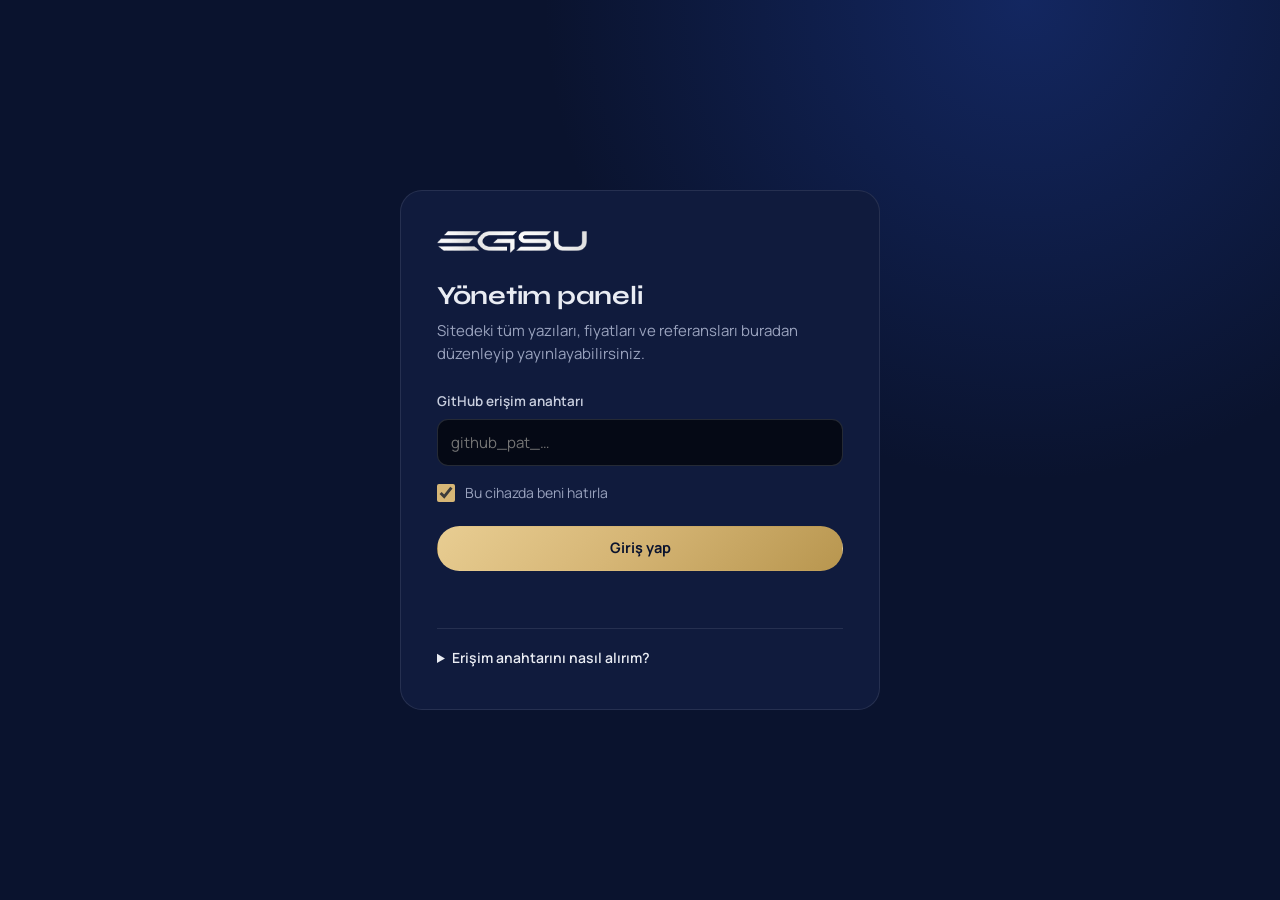
<file: yonetim/index.html>
<!DOCTYPE html>
<html lang="tr">
<head>
<meta charset="UTF-8">
<meta name="viewport" content="width=device-width, initial-scale=1">
<meta name="robots" content="noindex, nofollow">
<title>EGSU Yönetim Paneli</title>
<link rel="icon" href="/favicon.ico" sizes="any">
<link rel="preconnect" href="https://fonts.googleapis.com">
<link rel="preconnect" href="https://fonts.gstatic.com" crossorigin>
<link rel="stylesheet" href="https://fonts.googleapis.com/css2?family=Syne:wght@700;800&family=Manrope:wght@400;500;600;700&display=swap">
<style>
:root{--abyss:#050915;--navy:#0A132E;--navy2:#101B3D;--navy3:#16234D;--plat:#E9ECF3;--mute:#9AA3BE;--gold:#D6B676;--gold2:#F3E2B8;--line:rgba(233,236,243,.1);--line2:rgba(214,182,118,.35);--ok:#5FD39A;--err:#FF8A7A}
*{box-sizing:border-box;margin:0;padding:0}
html,body{height:100%}
body{font:15px/1.55 Manrope,system-ui,-apple-system,"Segoe UI",Roboto,Arial,sans-serif;color:var(--plat);background:var(--navy)}
button,input,select,textarea{font:inherit;color:inherit}
a{color:var(--gold2)}
:focus-visible{outline:2px solid var(--gold);outline-offset:2px;border-radius:6px}
.hidden{display:none!important}
.sr-only{position:absolute;width:1px;height:1px;overflow:hidden;clip:rect(0,0,0,0);white-space:nowrap}
h1,h2,h3{font-family:Syne,"Arial Black",sans-serif;letter-spacing:-.01em;line-height:1.15}

.btn{display:inline-flex;align-items:center;justify-content:center;gap:8px;border-radius:999px;padding:10px 20px;min-height:42px;border:1px solid transparent;cursor:pointer;font-weight:700;font-size:14.5px;text-decoration:none;white-space:nowrap;transition:background .2s,border-color .2s,opacity .2s}
.btn:disabled{opacity:.45;cursor:not-allowed}
.btn-gold{background:linear-gradient(135deg,#E8CD92,#D6B676 45%,#B8964F);color:var(--navy)}
.btn-ghost{border-color:rgba(233,236,243,.22);background:transparent;color:var(--plat)}
.btn-ghost:hover:not(:disabled){border-color:var(--gold);color:var(--gold2)}
.btn-sm{padding:6px 12px;min-height:34px;font-size:13px}
.btn-danger{border-color:rgba(255,138,122,.35);color:var(--err);background:transparent}
.btn-danger:hover{background:rgba(255,138,122,.08)}
.ibtn{width:34px;height:34px;display:grid;place-items:center;border-radius:9px;border:1px solid var(--line);background:transparent;cursor:pointer;color:var(--mute)}
.ibtn:hover:not(:disabled){color:var(--plat);border-color:rgba(233,236,243,.3)}
.ibtn:disabled{opacity:.3;cursor:default}
.ibtn.del:hover{color:var(--err);border-color:rgba(255,138,122,.4)}
.ibtn svg,.btn svg{width:16px;height:16px;stroke:currentColor;fill:none;stroke-width:2;stroke-linecap:round;stroke-linejoin:round}

#login{min-height:100%;display:grid;place-items:center;padding:40px 20px;background:radial-gradient(800px circle at 80% 0%,rgba(30,63,158,.45),transparent 60%),var(--navy)}
.lg-card{width:100%;max-width:480px;background:var(--navy2);border:1px solid var(--line);border-radius:22px;padding:40px 36px}
.lg-card img{width:150px;height:auto;display:block;margin-bottom:28px}
.lg-card h1{font-size:26px;margin-bottom:8px}
.lg-card>p{color:var(--mute);margin-bottom:26px}
.lg-card details{margin-top:24px;border-top:1px solid var(--line);padding-top:18px;color:var(--mute);font-size:14px}
.lg-card summary{cursor:pointer;color:var(--plat);font-weight:600}
.lg-card ol{margin:14px 0 0 20px;display:grid;gap:8px}
.lg-card b{color:var(--plat)}
.check{display:flex;align-items:center;gap:10px;margin:16px 0 22px;color:var(--mute);font-size:14px;cursor:pointer}
.check input{width:18px;height:18px;accent-color:var(--gold)}

label.l{display:block;font-weight:600;font-size:13.5px;margin-bottom:7px;color:#C9CFDF}
.hint{display:block;font-weight:400;color:var(--mute);font-size:12.5px;margin-top:6px}
input[type=text],input[type=number],input[type=password],input[type=url],select,textarea{width:100%;background:var(--abyss);border:1px solid rgba(233,236,243,.14);border-radius:11px;padding:11px 13px;min-height:44px;transition:border-color .2s}
textarea{resize:vertical;min-height:90px;line-height:1.5}
input:focus,select:focus,textarea:focus{outline:none;border-color:var(--gold)}
.count{float:right;font-weight:500;color:var(--mute);font-size:12px}
.count.over{color:var(--err)}
.msg{margin-top:14px;font-size:14px;min-height:1.4em}
.msg.err{color:var(--err)}.msg.ok{color:var(--ok)}

#app{display:grid;grid-template-columns:250px minmax(0,1fr);grid-template-rows:auto 1fr;height:100%}
.top{grid-column:1/-1;display:flex;align-items:center;gap:14px;padding:12px 22px;background:rgba(5,9,21,.9);border-bottom:1px solid var(--line);position:sticky;top:0;z-index:20;backdrop-filter:blur(10px)}
.top img{width:96px;height:auto}
.top .ttl{font-weight:700;color:var(--mute);font-size:13px;border-left:1px solid var(--line);padding-left:14px}
.top .sp{flex:1}
.state{font-size:13px;color:var(--mute);display:flex;align-items:center;gap:8px}
.state i{width:8px;height:8px;border-radius:50%;background:var(--ok)}
.state.dirty i{background:var(--gold)}
.side{border-right:1px solid var(--line);overflow:auto;padding:18px 12px;background:rgba(5,9,21,.35)}
.side button{display:flex;align-items:center;gap:10px;width:100%;text-align:left;padding:10px 12px;border-radius:10px;border:0;background:transparent;color:#C9CFDF;cursor:pointer;font-weight:600;font-size:14px}
.side button:hover{background:rgba(255,255,255,.04)}
.side button[aria-current=true]{background:rgba(214,182,118,.12);color:var(--gold2)}
.side button svg{width:17px;height:17px;stroke:currentColor;fill:none;stroke-width:2;flex:none}
.side .sep{height:1px;background:var(--line);margin:12px 8px}
.side-sel{display:none}
.main{overflow:auto;padding:34px 40px 120px}
.main-in{max-width:860px}
.main h2{font-size:28px}
.main .desc{color:var(--mute);margin:8px 0 30px;max-width:44em}
.fields{display:grid;gap:22px}
.f2{display:grid;grid-template-columns:1fr 1fr;gap:18px}
.boolrow{display:flex;align-items:center;gap:10px;cursor:pointer;font-weight:600;font-size:14px;color:#C9CFDF;min-height:44px}
.boolrow input{width:19px;height:19px;accent-color:var(--gold)}
.grp{display:grid;gap:12px}
.grp-h{display:flex;align-items:center;justify-content:space-between;gap:12px}
.item{border:1px solid var(--line);border-radius:14px;background:rgba(255,255,255,.02)}
.item-h{display:flex;align-items:center;gap:8px;padding:10px 10px 10px 16px;cursor:pointer;user-select:none}
.item-h .t{flex:1;font-weight:700;min-width:0;overflow:hidden;text-overflow:ellipsis;white-space:nowrap}
.item-h .n{color:var(--mute);font-size:12.5px;font-weight:600;width:22px}
.item-h .chev{transition:transform .2s;color:var(--mute)}
.item.open .item-h .chev{transform:rotate(90deg)}
.item-b{display:none;padding:6px 16px 18px;border-top:1px solid var(--line)}
.item.open .item-b{display:grid;gap:18px;padding-top:18px}
.lst{display:grid;gap:8px}
.lst-row{display:flex;gap:6px;align-items:center}
.lst-row input{flex:1}
.iconsel{display:flex;flex-wrap:wrap;gap:6px}
.iconsel button{width:40px;height:40px;border-radius:10px;border:1px solid var(--line);background:transparent;display:grid;place-items:center;cursor:pointer;color:var(--mute)}
.iconsel button svg{width:19px;height:19px;stroke:currentColor;fill:none;stroke-width:2}
.iconsel button[aria-pressed=true]{border-color:var(--gold);color:var(--gold2);background:rgba(214,182,118,.1)}
.imgf{display:flex;gap:16px;align-items:flex-start;flex-wrap:wrap}
.imgf .th{width:220px;aspect-ratio:16/10;border-radius:10px;border:1px solid var(--line);background:var(--abyss) center top/cover no-repeat;display:grid;place-items:center;color:var(--mute);font-size:12.5px;text-align:center;padding:8px}
.imgf .acts{display:grid;gap:8px}
.add{justify-self:start}

.ov{position:fixed;inset:0;background:rgba(3,6,15,.82);backdrop-filter:blur(6px);z-index:50;display:flex;flex-direction:column}
.ov-bar{display:flex;align-items:center;gap:10px;padding:12px 18px;border-bottom:1px solid var(--line);background:var(--abyss);flex-wrap:wrap}
.ov-bar .sp{flex:1}
.seg{display:inline-flex;border:1px solid var(--line);border-radius:999px;padding:3px}
.seg button{border:0;background:transparent;border-radius:999px;padding:6px 14px;font-weight:600;font-size:13px;cursor:pointer;color:var(--mute)}
.seg button[aria-pressed=true]{background:var(--navy3);color:var(--plat)}
.ov-body{flex:1;display:flex;justify-content:center;overflow:hidden;padding:18px}
.ov-body iframe{width:100%;height:100%;border:1px solid var(--line);border-radius:12px;background:#fff;transition:width .3s}
.ov-body.mob iframe{width:390px}
.dlg{margin:auto;width:min(520px,calc(100% - 32px));background:var(--navy2);border:1px solid var(--line);border-radius:20px;padding:30px}
.dlg h3{font-size:21px;margin-bottom:10px}
.dlg p{color:var(--mute)}
.dlg .row{display:flex;gap:10px;justify-content:flex-end;margin-top:24px;flex-wrap:wrap}
.steps{list-style:none;display:grid;gap:8px;margin-top:18px;font-size:14px}
.steps li{display:flex;gap:10px;align-items:center;color:var(--mute)}
.steps li:before{content:"";width:9px;height:9px;border-radius:50%;border:1.5px solid currentColor;flex:none}
.steps li.on{color:var(--plat)}.steps li.on:before{background:var(--gold);border-color:var(--gold)}
.steps li.done{color:var(--ok)}.steps li.done:before{background:var(--ok);border-color:var(--ok)}
.toast{position:fixed;left:50%;bottom:22px;transform:translateX(-50%);background:var(--navy3);border:1px solid var(--line2);padding:12px 18px;border-radius:12px;z-index:60;font-weight:600;box-shadow:0 20px 40px rgba(0,0,0,.4)}
.loading{display:grid;place-items:center;height:100%;color:var(--mute)}

@media(max-width:860px){
  #app{grid-template-columns:1fr;grid-template-rows:auto auto 1fr}
  .side{display:none}
  .side-sel{display:block;padding:12px 16px;border-bottom:1px solid var(--line);background:rgba(5,9,21,.35)}
  .main{padding:24px 16px 100px}
  .f2{grid-template-columns:1fr}
  .top{padding:10px 14px;gap:8px;flex-wrap:wrap}
  .top .ttl,.state span{display:none}
  .top .btn{padding:8px 12px;font-size:13px}
  .ov-body.mob iframe{width:100%}
}
</style>
</head>
<body>

<div id="login" class="hidden">
  <form class="lg-card" id="lgForm">
    <img src="/logo.webp" width="441" height="64" alt="EGSU">
    <h1>Yönetim paneli</h1>
    <p>Sitedeki tüm yazıları, fiyatları ve referansları buradan düzenleyip yayınlayabilirsiniz.</p>
    <label class="l" for="tok">GitHub erişim anahtarı</label>
    <input type="password" id="tok" autocomplete="off" spellcheck="false" placeholder="github_pat_…" required>
    <label class="check"><input type="checkbox" id="remember" checked>Bu cihazda beni hatırla</label>
    <button class="btn btn-gold" type="submit" style="width:100%">Giriş yap</button>
    <div class="msg" id="lgMsg" role="status" aria-live="polite"></div>
    <details>
      <summary>Erişim anahtarını nasıl alırım?</summary>
      <ol>
        <li><a href="https://github.com/settings/personal-access-tokens/new" target="_blank" rel="noopener">GitHub'da yeni anahtar sayfasını</a> açın (saviasoradev hesabıyla).</li>
        <li><b>Token name</b> alanına “EGSU panel” yazın, <b>Expiration</b> için 1 yıl seçin.</li>
        <li><b>Repository access</b> bölümünde <b>Only select repositories</b> seçip <b>egsudijital</b> deposunu ekleyin.</li>
        <li><b>Permissions → Repository permissions → Contents</b> iznini <b>Read and write</b> yapın.</li>
        <li><b>Generate token</b> deyin, çıkan anahtarı kopyalayıp buraya yapıştırın.</li>
      </ol>
      <p style="margin-top:12px">Anahtar sadece bu tarayıcıda saklanır, kimseyle paylaşmayın.</p>
    </details>
  </form>
</div>

<div id="app" class="hidden">
  <header class="top">
    <img src="/logo.webp" width="441" height="64" alt="EGSU">
    <span class="ttl">Yönetim paneli</span>
    <span class="sp"></span>
    <span class="state" id="state" role="status" aria-live="polite"><i></i><span id="stateTxt">Kaydedilmiş</span></span>
    <a class="btn btn-ghost" href="/" target="_blank" rel="noopener">Siteyi aç</a>
    <button class="btn btn-ghost" type="button" id="btnPrev">Önizle</button>
    <button class="btn btn-gold" type="button" id="btnPub" disabled>Yayınla</button>
    <button class="ibtn" type="button" id="btnOut" title="Çıkış yap" aria-label="Çıkış yap"><svg viewBox="0 0 24 24"><path d="M9 21H5a2 2 0 0 1-2-2V5a2 2 0 0 1 2-2h4M16 17l5-5-5-5M21 12H9"/></svg></button>
  </header>
  <nav class="side" id="side" aria-label="Bölümler"></nav>
  <div class="side-sel"><label class="sr-only" for="secSel">Bölüm</label><select id="secSel"></select></div>
  <main class="main" id="main"><div class="loading">Yükleniyor…</div></main>
</div>

<script src="render.js"></script>
<script>
(function(){
var OWNER='saviasoradev',REPO='egsudijital',BRANCH='main',API='https://api.github.com/repos/'+OWNER+'/'+REPO;
var R=window.EGSURender,d=document;
function $(s,c){return (c||d).querySelector(s)}
function el(tag,attrs,kids){var e=d.createElement(tag);if(attrs)for(var k in attrs){var v=attrs[k];if(v==null||v===false)continue;if(k==='text')e.textContent=v;else if(k==='html')e.innerHTML=v;else if(k.slice(0,2)==='on')e.addEventListener(k.slice(2),v);else e.setAttribute(k,v===true?'':v)}(kids||[]).forEach(function(c){if(c!=null)e.appendChild(typeof c==='string'?d.createTextNode(c):c)});return e}
function svg(p){return '<svg viewBox="0 0 24 24" aria-hidden="true">'+p+'</svg>'}
var IC={up:'<path d="m18 15-6-6-6 6"/>',down:'<path d="m6 9 6 6 6-6"/>',del:'<path d="M3 6h18M8 6V4h8v2M6 6l1 14h10l1-14"/>',dup:'<rect x="8" y="8" width="12" height="12" rx="2"/><path d="M16 8V5a1 1 0 0 0-1-1H5a1 1 0 0 0-1 1v10a1 1 0 0 0 1 1h3"/>',chev:'<path d="m9 6 6 6-6 6"/>',plus:'<path d="M12 5v14M5 12h14"/>'};

var token=null,data=null,orig=null,origText='',headSha=null,css='',js='',pending={},dirty=false,cur=null;

var LINKS=[['#paketler','Paketler bölümü'],['#iletisim','Teklif formu'],['#fiyatlar','Fiyat listesi'],['#sss','Sık sorulan sorular'],['/referanslar/','Referanslar sayfası']];
var GROUPS=['Kurumsal ve kişisel','E-ticaret','Sektöre özel','Hepsi'];
var SECTIONS=[
 {id:'seo',title:'Google ve paylaşım',icon:'<circle cx="11" cy="11" r="7"/><path d="m20 20-3.5-3.5"/>',desc:'Google sonuçlarında ve WhatsApp, Discord gibi yerlerde link paylaşıldığında görünen başlık ve açıklamalar.',path:'seo',fields:[
   {k:'title',t:'text',l:'Google başlığı',max:60,h:'Google sonuçlarında mavi başlık olarak görünür. 50–60 karakter ideal.'},
   {k:'description',t:'textarea',l:'Google açıklaması',max:160,h:'Başlığın altındaki gri metin. 140–160 karakter ideal.'},
   {row:[{k:'shareTitle',t:'text',l:'Paylaşım başlığı',max:70},{k:'priceRange',t:'text',l:'Fiyat aralığı',h:'Örnek: 10.000 TL - 180.000 TL'}]},
   {k:'shareDescription',t:'textarea',l:'Paylaşım açıklaması',max:200},
   {k:'businessDescription',t:'textarea',l:'İşletme tanımı',h:'Google ve yapay zekâ asistanlarının EGSU\'yu tanımak için okuduğu kısa tanım.'},
   {k:'cities',t:'list',l:'Hizmet verilen şehirler',add:'Şehir ekle'},
   {k:'googleTagId',t:'text',l:'Google etiket kimliği',h:'Google Tag Manager veya Analytics kimliği, örnek: GTM-5QWC6R9S. Boş bırakılırsa etiket kaldırılır.'}]},
 {id:'contact',title:'İletişim bilgileri',icon:'<path d="M22 16.9v3a2 2 0 0 1-2.2 2 19.8 19.8 0 0 1-8.6-3.1 19.5 19.5 0 0 1-6-6A19.8 19.8 0 0 1 2.1 4.2 2 2 0 0 1 4.1 2h3a2 2 0 0 1 2 1.7c.1.9.4 1.8.7 2.7a2 2 0 0 1-.5 2.1L8 9.8a16 16 0 0 0 6 6l1.3-1.3a2 2 0 0 1 2.1-.4c.9.3 1.8.6 2.7.7a2 2 0 0 1 1.7 2z"/>',desc:'Telefon, WhatsApp ve e-posta. Değiştirdiğinizde sitedeki tüm butonlar, form ve Google bilgileri birlikte güncellenir.',path:'contact',fields:[
   {k:'phones',t:'list',l:'Telefon numaraları',add:'Numara ekle',h:'0507 246 17 06 biçiminde yazın.'},
   {row:[{k:'whatsapp',t:'text',l:'WhatsApp numarası'},{k:'email',t:'text',l:'E-posta'}]},
   {k:'whatsappMessage',t:'text',l:'WhatsApp hazır mesajı',h:'WhatsApp butonuna basınca mesaj kutusunda hazır gelen yazı.'},
   {k:'location',t:'text',l:'Konum yazısı'},
   {row:[{k:'hours',t:'text',l:'Çalışma saatleri yazısı'},{k:'opens',t:'text',l:'Açılış (Google için)',h:'09:00'}]},
   {row:[{k:'closes',t:'text',l:'Kapanış (Google için)',h:'18:00'},{}]}]},
 {id:'hero',title:'Açılış bölümü',icon:'<rect x="3" y="4" width="18" height="14" rx="2"/><path d="M7 9h6M7 13h4"/>',desc:'Sitenin en üstünde ilk görünen başlık, açıklama ve butonlar.',path:'hero',fields:[
   {k:'pill',t:'text',l:'Üst etiket'},
   {k:'title',t:'textarea',l:'Ana başlık',h:'Sitedeki en büyük yazı. Kısa ve güçlü tutun.'},
   {k:'lead',t:'textarea',l:'Açıklama'},
   {row:[{k:'button1',t:'text',l:'Altın buton yazısı'},{k:'button2',t:'text',l:'İkinci buton yazısı'}]},
   {k:'chips',t:'group',l:'Tarayıcı çevresindeki etiketler',max:4,title:'text',add:'Etiket ekle',tpl:{icon:'check',text:'Yeni etiket'},fields:[{k:'icon',t:'icon',l:'Simge'},{k:'text',t:'text',l:'Yazı'}]},
   {k:'hint',t:'text',l:'Tarayıcı altındaki ipucu'}]},
 {id:'stats',title:'Rakamlar ve kayan yazı',icon:'<path d="M4 20V10M10 20V4M16 20v-8M22 20H2"/>',desc:'Açılışın altındaki sayaçlar ve sürekli kayan iki satır yazı.',path:'',fields:[
   {k:'stats',t:'group',l:'Rakamlar',title:'label',add:'Rakam ekle',tpl:{number:1,unit:'',label:'Yeni rakam'},fields:[{row:[{k:'number',t:'number',l:'Sayı'},{k:'unit',t:'text',l:'Birim',h:'gün, şehir, + gibi'}]},{k:'label',t:'text',l:'Açıklama'}]},
   {k:'marquee.row1',t:'list',l:'Kayan yazı, 1. satır',add:'Yazı ekle'},
   {k:'marquee.row2',t:'list',l:'Kayan yazı, 2. satır',add:'Yazı ekle'}]},
 {id:'services',title:'Hizmetler',icon:'<path d="M14.7 6.3a1 1 0 0 0 0 1.4l1.6 1.6a1 1 0 0 0 1.4 0l3.8-3.8a6 6 0 0 1-7.9 7.9l-6.9 6.9a2.1 2.1 0 0 1-3-3l6.9-6.9a6 6 0 0 1 7.9-7.9z"/>',desc:'Yana kayan hizmet kartları.',path:'services',fields:[
   {k:'title',t:'text',l:'Bölüm başlığı'},{k:'text',t:'textarea',l:'Bölüm açıklaması'},
   {k:'items',t:'group',l:'Hizmet kartları',title:'title',add:'Hizmet ekle',tpl:{icon:'monitor',title:'Yeni hizmet',text:'',linkText:'Teklif al',link:'#iletisim'},fields:[{k:'icon',t:'icon',l:'Simge'},{k:'title',t:'text',l:'Başlık',h:'Kartın arkasındaki büyük harf başlığın ilk harfinden gelir.'},{k:'text',t:'textarea',l:'Açıklama'},{row:[{k:'linkText',t:'text',l:'Link yazısı'},{k:'link',t:'select',l:'Link nereye gitsin',o:LINKS}]}]}]},
 {id:'packages',title:'Paketler',icon:'<path d="M21 8 12 3 3 8l9 5 9-5zM3 8v8l9 5 9-5V8M12 13v8"/>',desc:'Paket kartları, fiyatlar ve özellik listeleri. Fiyatı değiştirdiğinizde Google bilgileri de güncellenir.',path:'packages',fields:[
   {k:'title',t:'text',l:'Bölüm başlığı'},{k:'text',t:'textarea',l:'Bölüm açıklaması'},
   {k:'items',t:'group',l:'Paketler',title:'name',add:'Paket ekle',tpl:{name:'Yeni paket',badge:'',highlight:false,desc:'',price:10000,note:'Faturalı, tek seferlik ödeme',listTitle:'Pakete dahil olanlar',extras:false,features:[],buttonText:'Paketi seç'},fields:[
     {row:[{k:'name',t:'text',l:'Paket adı'},{k:'price',t:'number',l:'Fiyat (₺)',h:'Sadece rakam: 15000'}]},
     {row:[{k:'badge',t:'text',l:'Üst etiket',h:'Boş bırakılırsa görünmez.'},{k:'note',t:'text',l:'Fiyat altı notu'}]},
     {k:'desc',t:'text',l:'Kısa açıklama'},
     {k:'highlight',t:'bool',l:'Öne çıkan paket (altın çerçeve, WhatsApp butonu, formda seçili gelir)'},
     {row:[{k:'listTitle',t:'text',l:'Liste başlığı'},{k:'buttonText',t:'text',l:'Buton yazısı'}]},
     {k:'extras',t:'bool',l:'Liste maddeleri “+” ile ek özellik olarak gösterilsin'},
     {k:'features',t:'list',l:'Özellikler',add:'Özellik ekle'}]},
   {k:'assurances',t:'group',l:'Paketlerin altındaki güvence satırı',title:'text',add:'Güvence ekle',tpl:{icon:'shield',text:'Yeni güvence'},fields:[{k:'icon',t:'icon',l:'Simge'},{k:'text',t:'text',l:'Yazı'}]}]},
 {id:'prices',title:'Fiyat listesi',icon:'<path d="M8 6h13M8 12h13M8 18h13M3 6h.01M3 12h.01M3 18h.01"/>',desc:'Site türüne göre fiyat ve teslim süresi tablosu. Teslim çubuğu gün sayısına göre kendiliğinden çizilir.',path:'prices',fields:[
   {k:'title',t:'text',l:'Bölüm başlığı'},{k:'text',t:'textarea',l:'Bölüm açıklaması'},
   {k:'rows',t:'group',l:'Satırlar',title:'name',sub:'price',add:'Satır ekle',tpl:{name:'Yeni site türü',group:'Kurumsal ve kişisel',price:'',daysMin:7,daysMax:7,daysNote:''},fields:[
     {row:[{k:'name',t:'text',l:'Site türü'},{k:'price',t:'text',l:'Fiyat yazısı',h:'Örnek: 15.000 – 40.000 ₺'}]},
     {row:[{k:'group',t:'select',l:'Filtre grubu',o:GROUPS.map(function(g){return [g,g==='Hepsi'?'Her filtrede görünsün':g]})},{}]},
     {row:[{k:'daysMin',t:'number',l:'En az teslim (iş günü)',h:'0 yazarsanız aşağıdaki not görünür.'},{k:'daysMax',t:'number',l:'En çok teslim (iş günü)'}]},
     {k:'daysNote',t:'text',l:'Gün yerine yazılacak not'}]}]},
 {id:'why',title:'Neden web sitesi',icon:'<circle cx="12" cy="12" r="9"/><path d="M9.1 9a3 3 0 0 1 5.8 1c0 2-3 3-3 3M12 17h.01"/>',desc:'İki sütunlu “kazandırdıkları / seçerken bakılacaklar” bölümü.',path:'why',fields:[
   {k:'title',t:'text',l:'Bölüm başlığı'},
   {k:'leftTitle',t:'text',l:'Sol sütun başlığı'},
   {k:'left',t:'group',l:'Sol sütun maddeleri',title:'title',add:'Madde ekle',tpl:{icon:'star',title:'Yeni madde',text:''},fields:[{k:'icon',t:'icon',l:'Simge'},{k:'title',t:'text',l:'Başlık'},{k:'text',t:'textarea',l:'Açıklama'}]},
   {k:'rightTitle',t:'text',l:'Sağ sütun başlığı'},
   {k:'right',t:'group',l:'Sağ sütun maddeleri',title:'title',add:'Madde ekle',tpl:{icon:'star',title:'Yeni madde',text:''},fields:[{k:'icon',t:'icon',l:'Simge'},{k:'title',t:'text',l:'Başlık'},{k:'text',t:'textarea',l:'Açıklama'}]}]},
 {id:'process',title:'Süreç',icon:'<path d="M5 12h14M13 6l6 6-6 6"/>',desc:'Numaralı çalışma adımları.',path:'process',fields:[
   {k:'title',t:'text',l:'Bölüm başlığı'},{k:'text',t:'textarea',l:'Bölüm açıklaması'},
   {k:'steps',t:'group',l:'Adımlar',title:'title',add:'Adım ekle',tpl:{title:'Yeni adım',text:''},fields:[{k:'title',t:'text',l:'Başlık'},{k:'text',t:'textarea',l:'Açıklama'}]}]},
 {id:'faq',title:'Sık sorulan sorular',icon:'<path d="M21 15a2 2 0 0 1-2 2H7l-4 4V5a2 2 0 0 1 2-2h14a2 2 0 0 1 2 2z"/>',desc:'Sorular Google\'a da soru-cevap olarak bildirilir.',path:'faq',fields:[
   {k:'title',t:'text',l:'Bölüm başlığı'},
   {k:'items',t:'group',l:'Sorular',title:'q',add:'Soru ekle',tpl:{q:'Yeni soru?',a:''},fields:[{k:'q',t:'text',l:'Soru'},{k:'a',t:'textarea',l:'Cevap'}]}]},
 {id:'about',title:'Hakkımızda',icon:'<circle cx="12" cy="12" r="9"/><path d="M12 16v-4M12 8h.01"/>',desc:'“EGSU hakkında kısa bilgi” bölümü.',path:'about',fields:[
   {k:'title',t:'text',l:'Bölüm başlığı'},{k:'intro',t:'textarea',l:'Tanıtım yazısı'},
   {k:'facts',t:'group',l:'Bilgi kutuları',title:'label',add:'Kutu ekle',tpl:{label:'Başlık',value:''},fields:[{row:[{k:'label',t:'text',l:'Başlık'},{k:'value',t:'text',l:'Değer'}]}]}]},
 {id:'contactSection',title:'Teklif bölümü ve alt bilgi',icon:'<path d="M4 4h16v12H5.2L4 17.2z"/>',desc:'Sayfanın altındaki teklif formu bölümü ve en alttaki telif yazısı.',path:'',fields:[
   {k:'contactSection.bigText',t:'text',l:'Büyük yazı'},
   {k:'contactSection.title',t:'text',l:'Başlık'},
   {k:'contactSection.text',t:'textarea',l:'Açıklama'},
   {k:'contactSection.button',t:'text',l:'Form butonu yazısı'},
   {k:'footer.copyright',t:'text',l:'Alt bilgi yazısı'}]},
 {sep:true},
 {id:'references',title:'Referanslar',icon:'<path d="m12 3 2.8 5.7 6.2.9-4.5 4.4 1 6.2L12 17.3 6.5 20.2l1-6.2L3 9.6l6.2-.9z"/>',desc:'egsudijital.com/referanslar sayfası. Sitenin üst menüsünde “Referanslar” linkiyle açılır.',path:'references',fields:[
   {k:'items',t:'group',l:'Referans projeler',title:'name',sub:'sector',open:true,add:'Referans ekle',tpl:{name:'Yeni referans',sector:'',year:String(new Date().getFullYear()),url:'',image:'',imageWidth:0,imageHeight:0,desc:'',tags:[]},fields:[
     {row:[{k:'name',t:'text',l:'Firma / proje adı'},{k:'sector',t:'text',l:'Sektör',h:'Örnek: Restoran. Aynı sektörler filtre olarak gruplanır.'}]},
     {row:[{k:'url',t:'text',l:'Site adresi',auto:true,h:'Adresi yapıştırdığınızda ekran görüntüsü otomatik alınır.'},{k:'year',t:'text',l:'Yıl'}]},
     {k:'image',t:'image',l:'Ekran görüntüsü',h:'Site adresinden otomatik alınır, isterseniz kendi görselinizi de yükleyebilirsiniz. Tam sayfa görüntülerde kartın üzerine gelince sayfa aşağı kayar.'},
     {k:'desc',t:'textarea',l:'Kısa açıklama'},
     {k:'tags',t:'list',l:'Yapılan işler',add:'Etiket ekle',h:'Örnek: Kurumsal site, SEO, Online randevu'}]},
   {k:'title',t:'text',l:'Sayfa başlığı'},{k:'intro',t:'textarea',l:'Sayfa açıklaması'},
   {row:[{k:'navLabel',t:'text',l:'Menüdeki adı'},{k:'seoTitle',t:'text',l:'Google başlığı',max:60}]},
   {k:'seoDescription',t:'textarea',l:'Google açıklaması',max:160},
   {k:'emptyText',t:'textarea',l:'Referans yokken görünen yazı'},
   {row:[{k:'ctaTitle',t:'text',l:'Alt çağrı başlığı'},{k:'ctaText',t:'text',l:'Alt çağrı açıklaması'}]}]}
];

function getP(o,p){if(!p)return o;return p.split('.').reduce(function(a,k){return a==null?a:a[k]},o)}
function setP(o,p,v){var ks=p.split('.'),l=ks.pop();ks.reduce(function(a,k){return a[k]},o)[l]=v}
function clone(o){return JSON.parse(JSON.stringify(o))}
function b64utf8(s){return btoa(unescape(encodeURIComponent(s)))}

function toast(t){var x=el('div',{class:'toast',role:'status',text:t});d.body.appendChild(x);setTimeout(function(){x.remove()},3200)}
function setDirty(v){dirty=v;$('#state').classList.toggle('dirty',v);$('#stateTxt').textContent=v?'Yayınlanmamış değişiklik var':'Sitedekiyle aynı';$('#btnPub').disabled=!v;if(v)saveDraft()}
var dT=0;function saveDraft(){clearTimeout(dT);dT=setTimeout(function(){try{localStorage.setItem('egsu-draft',JSON.stringify({base:origText,data:data}))}catch(e){}},400)}
function changed(){setDirty(JSON.stringify(data)!==JSON.stringify(orig)||Object.keys(pending).length>0)}

function gh(path,opts){
  opts=opts||{};
  var h={'Authorization':'Bearer '+token,'Accept':opts.accept||'application/vnd.github+json','X-GitHub-Api-Version':'2022-11-28'};
  if(opts.body)h['Content-Type']='application/json';
  return fetch(API+path,{method:opts.method||'GET',headers:h,body:opts.body?JSON.stringify(opts.body):undefined,cache:'no-store'}).then(function(r){
    if(!r.ok)return r.text().then(function(t){var e=new Error('GitHub '+r.status+': '+t.slice(0,200));e.status=r.status;throw e});
    return opts.raw?r.text():r.json();
  });
}
function rawFile(p,ref){return gh('/contents/'+p+'?ref='+(ref||BRANCH),{accept:'application/vnd.github.raw+json',raw:true})}

function login(t,remember){
  token=t;
  return gh('').then(function(repo){
    if(!repo.permissions||!repo.permissions.push)throw new Error('Bu anahtarın depoya yazma izni yok. Contents iznini “Read and write” yapın.');
    try{(remember?localStorage:sessionStorage).setItem('egsu-token',t)}catch(e){}
  });
}
function logout(){try{localStorage.removeItem('egsu-token');sessionStorage.removeItem('egsu-token')}catch(e){}location.reload()}

function loadAll(){
  return gh('/git/ref/heads/'+BRANCH).then(function(ref){
    headSha=ref.object.sha;
    return Promise.all([rawFile('data/site.json',headSha),rawFile('_src/site.css',headSha),rawFile('_src/site.js',headSha)]);
  }).then(function(r){
    origText=r[0];orig=JSON.parse(r[0]);data=clone(orig);css=r[1].trim();js=r[2].trim();pending={};
    var dr=null;try{dr=JSON.parse(localStorage.getItem('egsu-draft')||'null')}catch(e){}
    if(dr&&dr.base===origText&&JSON.stringify(dr.data)!==JSON.stringify(orig)){
      if(confirm('Daha önce yayınlamadığınız değişiklikler bulundu. Kaldığınız yerden devam etmek ister misiniz?'))data=dr.data;
      else localStorage.removeItem('egsu-draft');
    }
    var known={};orig.references.items.forEach(function(it){if(it.image)known[it.image]=1});
    data.references.items.forEach(function(it){if(it.image&&!known[it.image]){it.image='';it.imageWidth=0;it.imageHeight=0}});
    buildNav();show(location.hash.slice(1)||'references');changed();autoShots();
  });
}

function buildNav(){
  var side=$('#side'),sel=$('#secSel');side.innerHTML='';sel.innerHTML='';
  SECTIONS.forEach(function(s){
    if(s.sep){side.appendChild(el('div',{class:'sep'}));return}
    side.appendChild(el('button',{type:'button','data-id':s.id,html:svg(s.icon)+'<span></span>',onclick:function(){show(s.id)}}));
    side.lastChild.lastChild.textContent=s.title;
    sel.appendChild(el('option',{value:s.id,text:s.title}));
  });
  sel.onchange=function(){show(sel.value)};
}
function show(id){
  var s=SECTIONS.filter(function(x){return x.id===id})[0]||SECTIONS[SECTIONS.length-1];cur=s;
  [].forEach.call($('#side').children,function(b){if(b.dataset)b.setAttribute('aria-current',b.dataset.id===s.id)});
  $('#secSel').value=s.id;
  history.replaceState(null,'','#'+s.id);
  var m=$('#main');m.innerHTML='';
  var inner=el('div',{class:'main-in'},[el('h2',{text:s.title}),el('p',{class:'desc',text:s.desc})]);
  var obj=getP(data,s.path);
  inner.appendChild(fields(s.fields,obj));
  m.appendChild(inner);m.scrollTop=0;
}

function fields(list,obj){
  var wrap=el('div',{class:'fields'});
  list.forEach(function(f){wrap.appendChild(field(f,obj))});
  return wrap;
}
var uid=0;
function field(f,obj){
  if(f.row){var r=el('div',{class:'f2'});f.row.forEach(function(x){r.appendChild(x.k?field(x,obj):el('div'))});return r}
  var id='f'+(++uid),box=el('div'),val=getP(obj,f.k);
  function lab(){var l=el('label',{class:'l',for:id,text:f.l});return l}
  function hint(){return f.h?el('span',{class:'hint',text:f.h}):null}
  function set(v){setP(obj,f.k,v);changed()}
  if(f.t==='text'||f.t==='textarea'){
    var l=lab(),inp=el(f.t==='text'?'input':'textarea',{id:id,type:f.t==='text'?'text':null,rows:f.t==='textarea'?3:null});
    inp.value=val==null?'':val;
    if(f.max){var c=el('span',{class:'count'});var upd=function(){var n=inp.value.length;c.textContent=n+' / '+f.max;c.classList.toggle('over',n>f.max)};upd();l.appendChild(c);inp.addEventListener('input',upd)}
    inp.addEventListener('input',function(){set(inp.value);if(f.onTitle)f.onTitle()});
    if(f.auto)inp.addEventListener('change',function(){var v=normUrl(inp.value);if(v!==inp.value){inp.value=v;set(v)}if(v&&!obj.image&&obj.__shot)obj.__shot()});
    box.appendChild(l);box.appendChild(inp);box.appendChild(hint()||d.createTextNode(''));
  }else if(f.t==='number'){
    var n=el('input',{id:id,type:'number',min:'0',step:'1',inputmode:'numeric'});n.value=val==null?0:val;
    n.addEventListener('input',function(){var v=parseInt(n.value,10);set(isNaN(v)?0:v);if(f.onTitle)f.onTitle()});
    box.appendChild(lab());box.appendChild(n);var hh=hint();if(hh)box.appendChild(hh);
  }else if(f.t==='bool'){
    var cb=el('input',{type:'checkbox',id:id});cb.checked=!!val;
    cb.addEventListener('change',function(){set(cb.checked)});
    box.appendChild(el('label',{class:'boolrow',for:id},[cb,f.l]));
  }else if(f.t==='select'){
    var s=el('select',{id:id});var has=false;
    f.o.forEach(function(o){var op=el('option',{value:o[0],text:o[1]});if(o[0]===val){op.selected=true;has=true}s.appendChild(op)});
    if(!has&&val){s.insertBefore(el('option',{value:val,text:val,selected:true}),s.firstChild)}
    s.addEventListener('change',function(){set(s.value);if(f.onTitle)f.onTitle()});
    box.appendChild(lab());box.appendChild(s);var h2=hint();if(h2)box.appendChild(h2);
  }else if(f.t==='icon'){
    box.appendChild(el('span',{class:'l',text:f.l}));
    var g=el('div',{class:'iconsel',role:'group','aria-label':f.l});
    Object.keys(R.ICONS).forEach(function(k){
      var b=el('button',{type:'button',title:R.ICON_NAMES[k],'aria-label':R.ICON_NAMES[k],'aria-pressed':String(k===val),html:svg(R.ICONS[k])});
      b.onclick=function(){[].forEach.call(g.children,function(x){x.setAttribute('aria-pressed','false')});b.setAttribute('aria-pressed','true');set(k)};
      g.appendChild(b);
    });
    box.appendChild(g);
  }else if(f.t==='list'){
    if(!Array.isArray(val)){val=[];setP(obj,f.k,val)}
    box.appendChild(el('span',{class:'l',text:f.l}));
    var lst=el('div',{class:'lst'});
    var render=function(){
      lst.innerHTML='';
      val.forEach(function(v,i){
        var inp=el('input',{type:'text','aria-label':f.l+' '+(i+1)});inp.value=v;
        inp.addEventListener('input',function(){val[i]=inp.value;changed()});
        inp.addEventListener('keydown',function(e){if(e.key==='Enter'){e.preventDefault();val.splice(i+1,0,'');changed();render();lst.children[i+1].querySelector('input').focus()}});
        lst.appendChild(el('div',{class:'lst-row'},[inp,
          el('button',{type:'button',class:'ibtn',title:'Yukarı taşı','aria-label':'Yukarı taşı',disabled:i===0,html:svg(IC.up),onclick:function(){val.splice(i-1,0,val.splice(i,1)[0]);changed();render()}}),
          el('button',{type:'button',class:'ibtn',title:'Aşağı taşı','aria-label':'Aşağı taşı',disabled:i===val.length-1,html:svg(IC.down),onclick:function(){val.splice(i+1,0,val.splice(i,1)[0]);changed();render()}}),
          el('button',{type:'button',class:'ibtn del',title:'Sil','aria-label':'Sil',html:svg(IC.del),onclick:function(){val.splice(i,1);changed();render()}})]));
      });
      lst.appendChild(el('button',{type:'button',class:'btn btn-ghost btn-sm add',html:svg(IC.plus)+(f.add||'Ekle'),onclick:function(){val.push('');changed();render();var ins=lst.querySelectorAll('input');ins[ins.length-1].focus()}}));
    };
    render();box.appendChild(lst);var h3=hint();if(h3)box.appendChild(h3);
  }else if(f.t==='group'){
    if(!Array.isArray(val)){val=[];setP(obj,f.k,val)}
    var grp=el('div',{class:'grp'}),openSet={};
    var head=el('div',{class:'grp-h'},[el('span',{class:'l',text:f.l+' ('+val.length+')',style:'margin:0'})]);
    var renderG=function(){
      grp.innerHTML='';head.firstChild.textContent=f.l+' ('+val.length+')';grp.appendChild(head);
      val.forEach(function(it,i){
        var item=el('div',{class:'item'+(openSet[i]?' open':'')});
        var t=el('span',{class:'t'});
        var setT=function(){var a=it[f.title],b=f.sub?it[f.sub]:'';t.textContent=(a||'(adsız)')+(b?'  ·  '+b:'')};setT();
        var stop=function(fn){return function(e){e.stopPropagation();fn()}};
        var h=el('div',{class:'item-h',role:'button',tabindex:'0','aria-expanded':String(!!openSet[i])},[
          el('span',{class:'chev',html:svg(IC.chev)}),el('span',{class:'n',text:String(i+1)}),t,
          el('button',{type:'button',class:'ibtn',title:'Yukarı taşı','aria-label':'Yukarı taşı',disabled:i===0,html:svg(IC.up),onclick:stop(function(){val.splice(i-1,0,val.splice(i,1)[0]);var a=openSet[i];openSet[i]=openSet[i-1];openSet[i-1]=a;changed();renderG()})}),
          el('button',{type:'button',class:'ibtn',title:'Aşağı taşı','aria-label':'Aşağı taşı',disabled:i===val.length-1,html:svg(IC.down),onclick:stop(function(){val.splice(i+1,0,val.splice(i,1)[0]);var a=openSet[i];openSet[i]=openSet[i+1];openSet[i+1]=a;changed();renderG()})}),
          el('button',{type:'button',class:'ibtn',title:'Kopyala','aria-label':'Kopyala',disabled:f.max&&val.length>=f.max,html:svg(IC.dup),onclick:stop(function(){var c=clone(it);if(f.k==='items'&&c.image!==undefined){c.image='';c.imageWidth=0;c.imageHeight=0}val.splice(i+1,0,c);openSet={};openSet[i+1]=1;changed();renderG()})}),
          el('button',{type:'button',class:'ibtn del',title:'Sil','aria-label':'Sil',html:svg(IC.del),onclick:stop(function(){if(!confirm('“'+(it[f.title]||'Bu öğe')+'” silinsin mi?'))return;val.splice(i,1);openSet={};changed();renderG()})})]);
        var toggle=function(){openSet[i]=!openSet[i];item.classList.toggle('open',!!openSet[i]);h.setAttribute('aria-expanded',String(!!openSet[i]))};
        h.addEventListener('click',toggle);h.addEventListener('keydown',function(e){if(e.target===h&&(e.key==='Enter'||e.key===' ')){e.preventDefault();toggle()}});
        var sub=f.fields.map(function(x){return withTitle(x,setT)});
        item.appendChild(h);item.appendChild(el('div',{class:'item-b'},[fields(sub,it)]));
        grp.appendChild(item);
      });
      if(!f.max||val.length<f.max)grp.appendChild(el('button',{type:'button',class:'btn btn-ghost btn-sm add',html:svg(IC.plus)+(f.add||'Ekle'),onclick:function(){val.push(clone(f.tpl));openSet={};openSet[val.length-1]=1;changed();renderG();var last=grp.querySelectorAll('.item');last=last[last.length-1];last.scrollIntoView({block:'center',behavior:'smooth'});var fi=last.querySelector('.item-b input,.item-b textarea');if(fi)fi.focus({preventScroll:true})}}));
    };
    if(f.open&&val.length<=3)val.forEach(function(_,i){openSet[i]=1});
    renderG();box.appendChild(grp);
  }else if(f.t==='image'){
    box.appendChild(el('span',{class:'l',text:f.l}));
    var th=el('div',{class:'th'}),file=el('input',{type:'file',accept:'image/png,image/jpeg,image/webp',class:'sr-only',id:id});
    var info=el('span',{class:'hint'});
    var paint=function(){var p=obj[f.k];if(p){th.style.backgroundImage='url("'+(pending[p]?pending[p].url:'/'+p)+'")';th.textContent=''}else{th.style.backgroundImage='';th.textContent='Görsel yok'}};
    paint();
    var busy=false,shotBtn=el('button',{type:'button',class:'btn btn-ghost btn-sm',text:'Site adresinden çek'});
    var shot=function(){
      if(busy)return;
      busy=true;shotBtn.disabled=true;info.textContent='Ekran görüntüsü alınıyor, 10–30 saniye sürebilir…';th.textContent='Alınıyor…';
      shotFor(obj).then(function(r){info.textContent='Ekran görüntüsü alındı ('+r.w+'×'+r.h+', '+Math.round(r.size/1024)+' KB). Yayınla dediğinizde yüklenecek.';paint()})
      .catch(function(e){info.textContent='Ekran görüntüsü alınamadı: '+e.message;paint()}).then(function(){busy=false;shotBtn.disabled=false});
    };
    shotBtn.onclick=shot;
    Object.defineProperty(obj,'__shot',{value:shot,enumerable:false,configurable:true,writable:true});
    var rm=el('button',{type:'button',class:'btn btn-danger btn-sm',text:'Görseli kaldır',onclick:function(){var p=obj[f.k];if(p&&pending[p])delete pending[p];obj[f.k]='';obj.imageWidth=0;obj.imageHeight=0;paint();changed()}});
    file.addEventListener('change',function(){
      var fl=file.files[0];if(!fl)return;info.textContent='Görsel hazırlanıyor…';
      toWebp(fl).then(function(r){
        var old=obj[f.k];if(old&&pending[old])delete pending[old];
        var p='img/ref/'+R.slug(obj.name||'referans')+'-'+Date.now().toString(36)+'.webp';
        pending[p]=r;obj[f.k]=p;obj.imageWidth=r.w;obj.imageHeight=r.h;
        info.textContent=r.w+'×'+r.h+' piksel, '+Math.round(r.size/1024)+' KB (WebP). Yayınla dediğinizde yüklenecek.';
        paint();changed();file.value='';
      }).catch(function(e){info.textContent='Görsel okunamadı: '+e.message});
    });
    box.appendChild(el('div',{class:'imgf'},[th,el('div',{class:'acts'},[shotBtn,el('label',{class:'btn btn-ghost btn-sm',for:id,text:'Kendi görselimi yükle'}),rm,file])]));
    box.appendChild(info);var h4=hint();if(h4)box.appendChild(h4);
  }
  return box;
}
function shotFor(obj){
  var u=normUrl(obj.url||'');
  if(!/^https?:\/\/[^\s.]+\.[^\s]+$/.test(u))return Promise.reject(new Error('önce sitenin adresini yazın'));
  var api='https://api.microlink.io/?url='+encodeURIComponent(u)+'&screenshot=true&meta=false&fullPage=true&viewport.width=1440&viewport.height=900&viewport.deviceScaleFactor=1&waitForTimeout=2500&type=jpeg';
  return fetch(api).then(function(r){return r.json()}).then(function(j){
    if(j.status!=='success'||!j.data||!j.data.screenshot)throw new Error(j.code==='ERATE'||/rate/i.test(j.message||'')?'Günlük ücretsiz çekim hakkı doldu, yarın tekrar deneyin ya da görseli kendiniz yükleyin.':(j.message||'site açılamadı'));
    return fetch(j.data.screenshot.url).then(function(r){return r.blob()});
  }).then(toWebp).then(function(r){
    var old=obj.image;if(old&&pending[old])delete pending[old];
    var p='img/ref/'+R.slug(obj.name||'referans')+'-'+Date.now().toString(36)+'.webp';
    pending[p]=r;obj.image=p;obj.imageWidth=r.w;obj.imageHeight=r.h;changed();return r;
  });
}
function autoShots(){
  var todo=data.references.items.filter(function(it){return it.url&&!it.image});
  if(!todo.length)return;
  toast(todo.length+' referansın ekran görüntüsü alınıyor…');
  todo.reduce(function(pr,it){return pr.then(function(){return shotFor(it).catch(function(){})})},Promise.resolve()).then(function(){
    var ok=todo.filter(function(it){return it.image}).length;
    if(cur&&cur.id==='references')show('references');
    toast(ok?ok+' ekran görüntüsü hazır. Siteye koymak için Yayınla\'ya basın.':'Ekran görüntüleri alınamadı, referansın içinden tekrar deneyin.');
  });
}
function normUrl(v){v=String(v||'').trim();if(v&&!/^https?:\/\//i.test(v))v='https://'+v;return v}
function withTitle(f,cb){if(f.row)return {row:f.row.map(function(x){return x.k?withTitle(x,cb):x})};var c={};for(var k in f)c[k]=f[k];c.onTitle=cb;return c}

function toWebp(file){
  return new Promise(function(res,rej){
    var img=new Image(),u=URL.createObjectURL(file);
    img.onload=function(){
      var w=img.naturalWidth,h=img.naturalHeight,s=Math.min(1,1400/w);
      var W=Math.round(w*s),H=Math.min(Math.round(h*s),6000);
      var c=d.createElement('canvas');c.width=W;c.height=H;
      var x=c.getContext('2d');x.fillStyle='#fff';x.fillRect(0,0,W,H);x.drawImage(img,0,0,w,Math.round(H/s),0,0,W,H);
      URL.revokeObjectURL(u);
      c.toBlob(function(b){
        if(!b)return rej(new Error('dönüştürülemedi'));
        var fr=new FileReader();fr.onload=function(){res({url:fr.result,b64:fr.result.split(',')[1],w:W,h:H,size:b.size})};fr.readAsDataURL(b);
      },'image/webp',.82);
    };
    img.onerror=function(){URL.revokeObjectURL(u);rej(new Error('desteklenmeyen dosya'))};
    img.src=u;
  });
}

function build(forPreview){
  return R.renderAll(data,css,js,{imgSrc:function(p){return forPreview&&pending[p]?pending[p].url:'/'+p}});
}

function preview(){
  var out;try{out=build(true)}catch(e){toast('Önizleme oluşturulamadı: '+e.message);return}
  var page='index.html';
  var fr=el('iframe',{title:'Site önizlemesi'});
  var body=el('div',{class:'ov-body'},[fr]);
  function load(){fr.srcdoc=out[page].replace('<html lang="tr">','<html lang="tr" class="nopre">')}
  var pg=el('div',{class:'seg',role:'group','aria-label':'Sayfa'},[
    el('button',{type:'button','aria-pressed':'true',text:'Ana sayfa',onclick:function(e){page='index.html';sp(pg,e.target);load()}}),
    el('button',{type:'button','aria-pressed':'false',text:'Referanslar',onclick:function(e){page='referanslar/index.html';sp(pg,e.target);load()}})]);
  var dv=el('div',{class:'seg',role:'group','aria-label':'Ekran'},[
    el('button',{type:'button','aria-pressed':'true',text:'Bilgisayar',onclick:function(e){body.classList.remove('mob');sp(dv,e.target)}}),
    el('button',{type:'button','aria-pressed':'false',text:'Telefon',onclick:function(e){body.classList.add('mob');sp(dv,e.target)}})]);
  function sp(g,b){[].forEach.call(g.children,function(x){x.setAttribute('aria-pressed',String(x===b))})}
  var ov=el('div',{class:'ov',role:'dialog','aria-modal':'true','aria-label':'Önizleme'},[
    el('div',{class:'ov-bar'},[pg,dv,el('span',{class:'sp'}),el('span',{class:'hint',style:'margin:0',text:'Bu önizleme henüz yayında değil.'}),el('button',{type:'button',class:'btn btn-ghost btn-sm',text:'Kapat',onclick:close})]),body]);
  function close(){ov.remove();d.removeEventListener('keydown',esc)}
  function esc(e){if(e.key==='Escape')close()}
  d.addEventListener('keydown',esc);
  d.body.appendChild(ov);load();
}

function validate(){
  var errs=[];
  if(!data.contact.phones.filter(Boolean).length)errs.push('En az bir telefon numarası gerekli.');
  if(!/\S+@\S+\.\S+/.test(data.contact.email||''))errs.push('E-posta adresi geçersiz.');
  if(String(data.contact.whatsapp||'').replace(/\D/g,'').length<10)errs.push('WhatsApp numarası eksik.');
  if(!data.packages.items.length)errs.push('En az bir paket olmalı.');
  data.packages.items.forEach(function(p){if(!p.name)errs.push('Adı boş bir paket var.')});
  data.references.items.forEach(function(r){if(!r.name)errs.push('Adı boş bir referans var.');if(r.url&&!/^https?:\/\//.test(r.url))errs.push('“'+r.name+'” site adresi https:// ile başlamalı.')});
  return errs;
}

function publish(){
  var errs=validate();
  if(errs.length){alert('Yayınlamadan önce düzeltin:\n\n• '+errs.join('\n• '));return}
  var steps=['Değişiklikler hazırlanıyor','Görseller yükleniyor','Sayfalar oluşturuluyor','Siteye gönderiliyor'];
  var ul=el('ul',{class:'steps'},steps.map(function(s){return el('li',{text:s})}));
  var msg=el('p',{style:'margin-top:16px'}),row=el('div',{class:'row'});
  var dlg=el('div',{class:'ov',role:'dialog','aria-modal':'true','aria-label':'Yayınlanıyor'},[el('div',{class:'dlg'},[el('h3',{text:'Yayınlanıyor'}),el('p',{text:'Bu birkaç saniye sürer, sayfayı kapatmayın.'}),ul,msg,row])]);
  d.body.appendChild(dlg);
  function step(i){[].forEach.call(ul.children,function(li,j){li.className=j<i?'done':j===i?'on':''})}
  var newHead;
  step(0);
  gh('/git/ref/heads/'+BRANCH).then(function(ref){
    newHead=ref.object.sha;
    if(newHead===headSha)return;
    return rawFile('data/site.json',newHead).then(function(t){
      if(t!==origText&&!confirm('Siz düzenlerken site başka bir yerden güncellenmiş. Sizin hâliniz onun üzerine yazılsın mı?'))throw new Error('İptal edildi. Sayfayı yenileyip tekrar deneyin.');
    });
  }).then(function(){return gh('/git/commits/'+newHead)}).then(function(commit){
    step(1);
    var used={};data.references.items.forEach(function(r){if(r.image)used[r.image]=1});
    var imgs=Object.keys(pending).filter(function(p){return used[p]});
    return imgs.reduce(function(pr,p){return pr.then(function(acc){return gh('/git/blobs',{method:'POST',body:{content:pending[p].b64,encoding:'base64'}}).then(function(b){acc.push({path:p,mode:'100644',type:'blob',sha:b.sha});return acc})})},Promise.resolve([])).then(function(tree){
      orig.references.items.forEach(function(r){if(r.image&&/^img\/ref\//.test(r.image)&&!used[r.image])tree.push({path:r.image,mode:'100644',type:'blob',sha:null})});
      step(2);
      var out=build(false);out['data/site.json']=JSON.stringify(data,null,2)+'\n';
      return Object.keys(out).reduce(function(pr,p){return pr.then(function(acc){return gh('/git/blobs',{method:'POST',body:{content:b64utf8(out[p]),encoding:'base64'}}).then(function(b){acc.push({path:p,mode:'100644',type:'blob',sha:b.sha});return acc})})},Promise.resolve(tree));
    }).then(function(tree){
      step(3);
      return gh('/git/trees',{method:'POST',body:{base_tree:commit.tree.sha,tree:tree}});
    });
  }).then(function(tree){
    return gh('/git/commits',{method:'POST',body:{message:'Panelden güncelleme: '+(cur?cur.title:'içerik'),tree:tree.sha,parents:[newHead]}});
  }).then(function(c){
    return gh('/git/refs/heads/'+BRANCH,{method:'PATCH',body:{sha:c.sha}}).then(function(){return c});
  }).then(function(c){
    step(4);headSha=c.sha;
    origText=JSON.stringify(data,null,2)+'\n';orig=clone(data);pending={};
    try{localStorage.removeItem('egsu-draft')}catch(e){}
    setDirty(false);
    dlg.querySelector('h3').textContent='Yayınlandı';
    dlg.querySelector('p').textContent='Değişiklikler 1–2 dakika içinde egsudijital.com\'da görünür. Hemen görmezseniz sayfayı yenileyin.';
    row.appendChild(el('a',{class:'btn btn-ghost',href:'/',target:'_blank',rel:'noopener',text:'Siteyi aç'}));
    row.appendChild(el('button',{type:'button',class:'btn btn-gold',text:'Tamam',onclick:function(){dlg.remove()}}));
    if(cur&&cur.id==='references')show('references');
  }).catch(function(e){
    msg.className='msg err';
    msg.textContent=e.status===401?'Erişim anahtarının süresi dolmuş ya da silinmiş. Çıkış yapıp yeni anahtarla girin.':(e.status===409||e.status===422)?'Site aynı anda başka yerden güncellendi. Sayfayı yenileyip tekrar deneyin. Değişiklikleriniz taslak olarak saklandı.':e.message;
    row.appendChild(el('button',{type:'button',class:'btn btn-ghost',text:'Kapat',onclick:function(){dlg.remove()}}));
  });
}

function start(){
  $('#login').classList.add('hidden');$('#app').classList.remove('hidden');
  loadAll().catch(function(e){$('#main').innerHTML='';$('#main').appendChild(el('div',{class:'loading'},[el('p',{class:'msg err',text:'İçerik yüklenemedi: '+e.message})]))});
}
$('#lgForm').addEventListener('submit',function(e){
  e.preventDefault();var t=$('#tok').value.trim(),m=$('#lgMsg');
  if(!t){m.className='msg err';m.textContent='Erişim anahtarını yapıştırın.';return}
  m.className='msg';m.textContent='Kontrol ediliyor…';
  login(t,$('#remember').checked).then(start).catch(function(er){token=null;m.className='msg err';m.textContent=er.status===401?'Anahtar geçersiz. Doğru kopyaladığınızdan emin olun.':er.status===404?'Anahtar egsudijital deposunu göremiyor. Repository access ayarını kontrol edin.':er.message});
});
$('#btnPrev').onclick=preview;
$('#btnPub').onclick=publish;
$('#btnOut').onclick=function(){if(dirty&&!confirm('Yayınlanmamış değişiklikler taslak olarak bu cihazda kalacak. Çıkılsın mı?'))return;logout()};
addEventListener('beforeunload',function(e){if(dirty){e.preventDefault();e.returnValue=''}});

var saved=null;try{saved=localStorage.getItem('egsu-token')||sessionStorage.getItem('egsu-token')}catch(e){}
if(saved){token=saved;gh('').then(start).catch(function(){token=null;$('#login').classList.remove('hidden')})}
else $('#login').classList.remove('hidden');
})();
</script>
</body>
</html>
</file>
